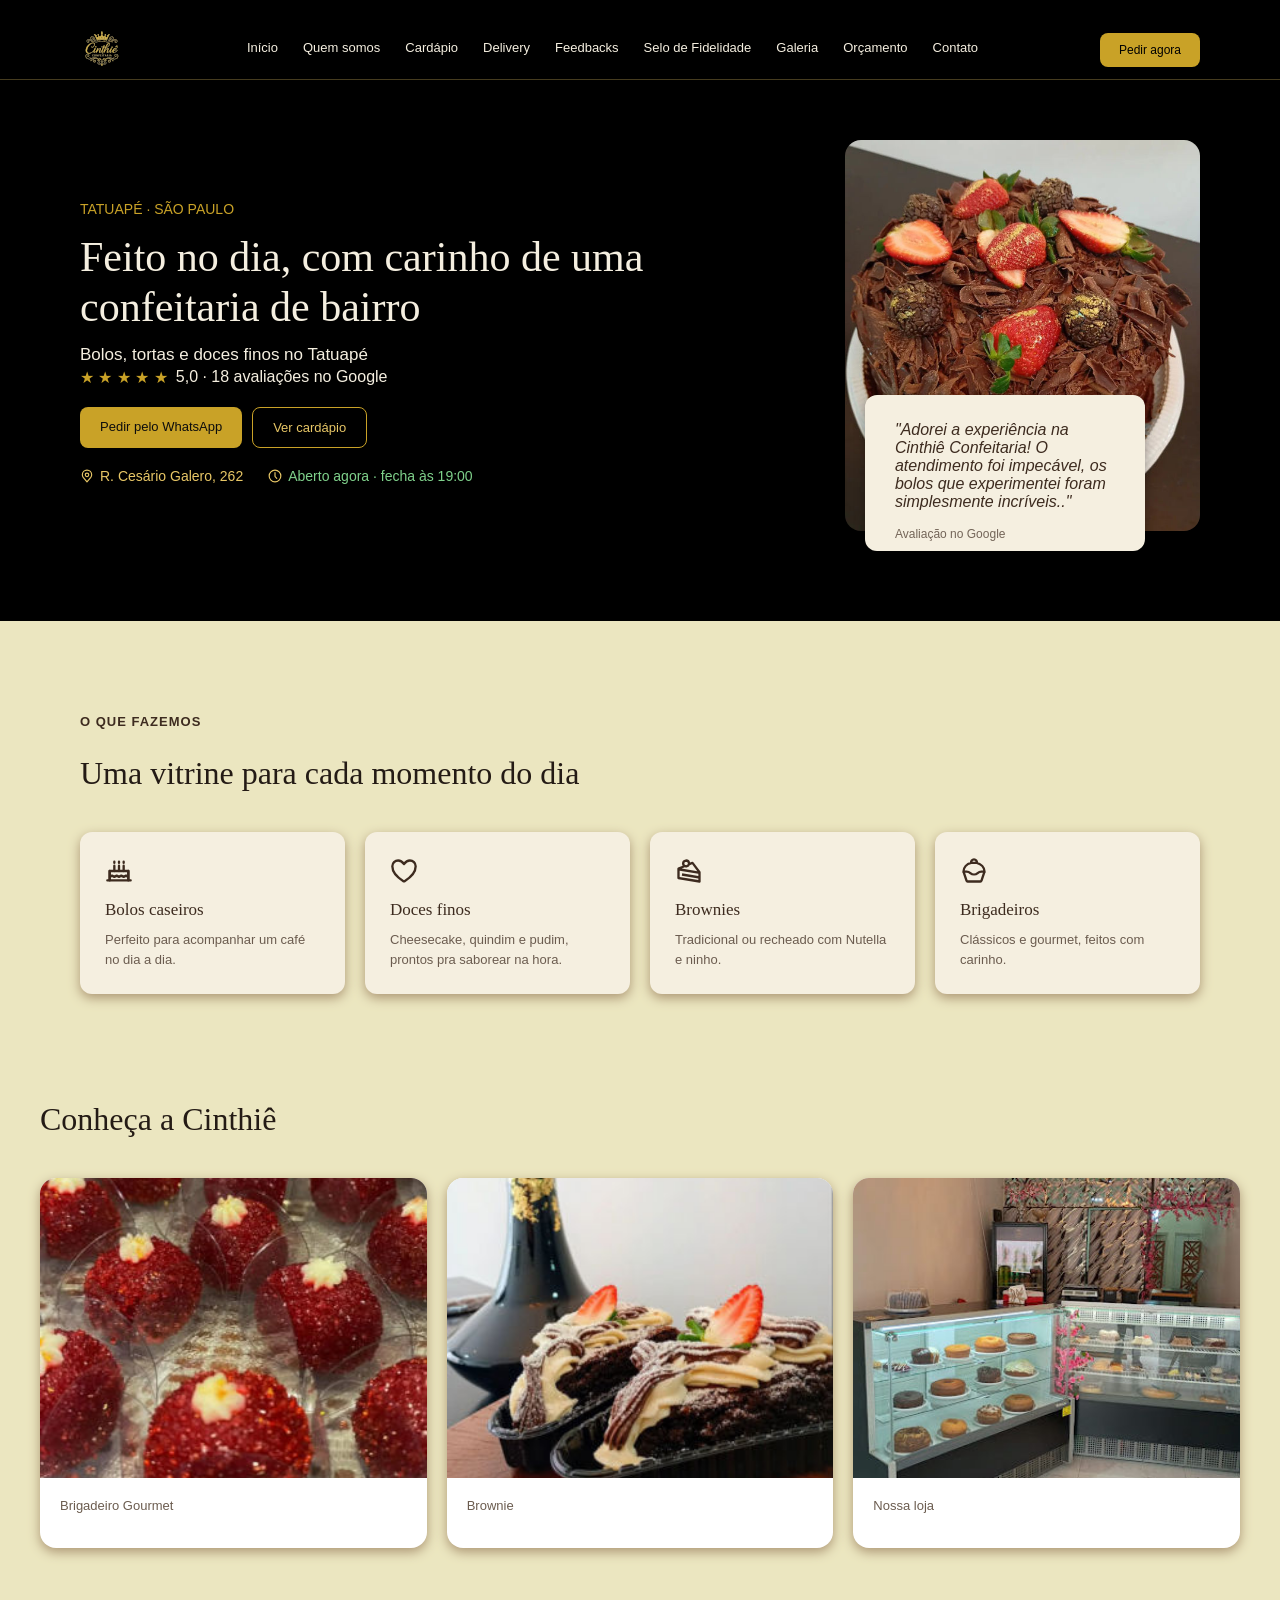
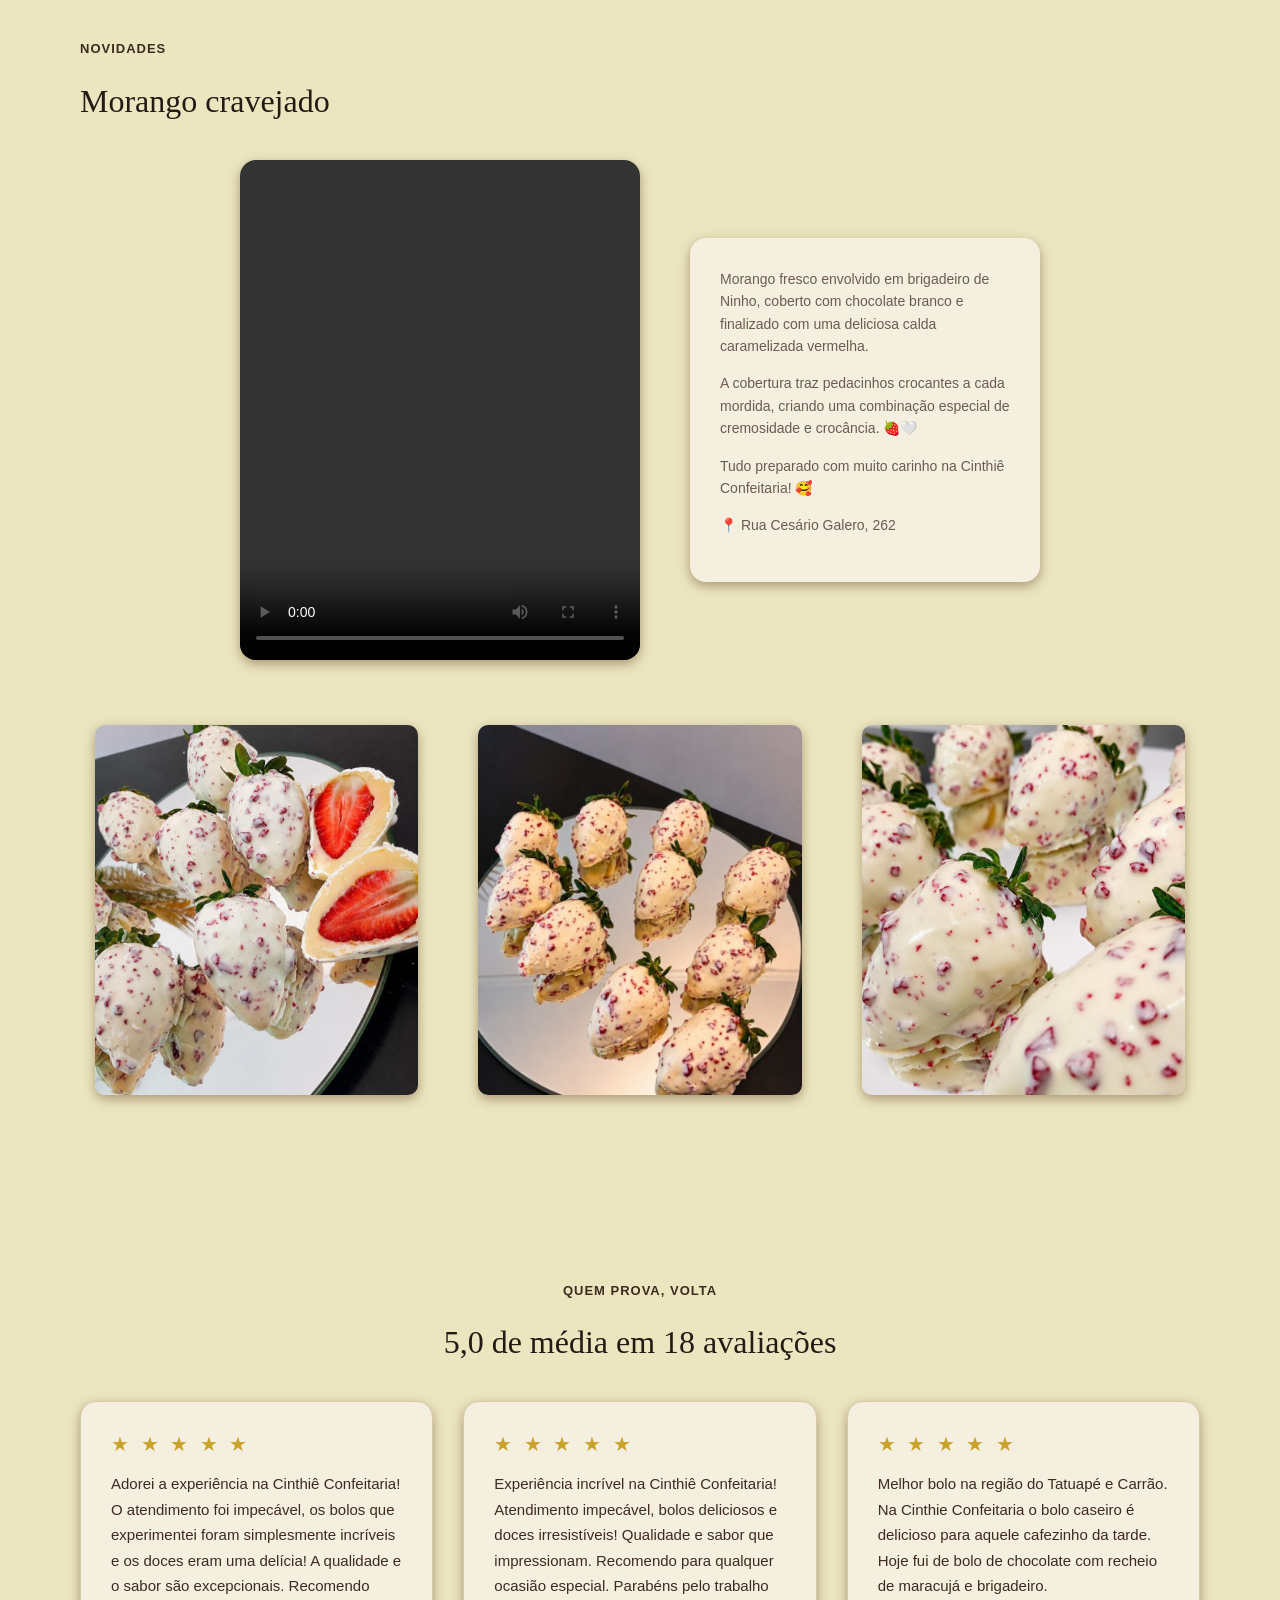
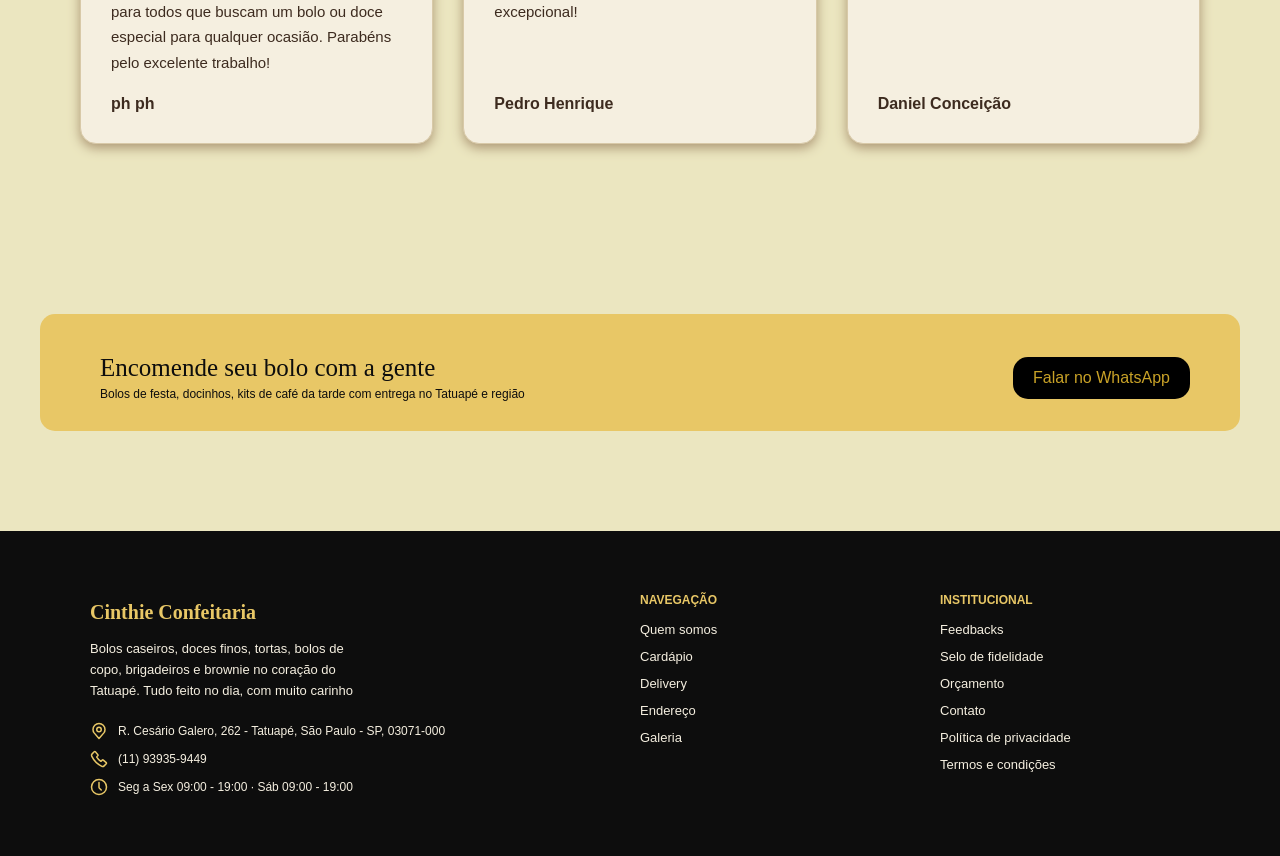
<file: index.html>
<!DOCTYPE html>
<html lang="pt-br">
<head>
  <meta charset="UTF-8">
  <meta name="viewport" content="width=device-width, initial-scale=1.0">
  <title>Cinthie Confeitaria</title>
  <link rel="stylesheet" href="css/style.css">
  <script src="js/script.js" defer></script>
</head>
<body>

  <header>
    <nav>
      <div class="logo">
        <img src="assets/imagens/Logo.png" alt="Logo Cinthie Confeitaria"> 
      </div>

      <div class="menu">
        <a class="inicio" href="index.html">Início</a>
        <a href="pages/quem-somos.html"> Quem somos</a>
        <a href="pages/cardapio.html">Cardápio</a>  
        <a href="pages/delivery.html">Delivery</a>
        <a href="pages/feedbacks.html">Feedbacks</a>
        <a href="pages/fidelidade.html">Selo de Fidelidade</a>
        <a href="pages/galeria.html">Galeria</a>
        <a href="pages/orcamento.html"> Orçamento</a>
        <a href="pages/contato.html">Contato</a>
      </div>

        <a class="botao-whatsapp" href="https://api.whatsapp.com/message/5Y5LJ5SL3XVCG1?autoload=1&app_absent=0" target="_blank" rel="noopener noreferrer">Pedir agora</a>
    </nav>
    <div class="linha-divisoria"></div>
    <div class="banner">
      <div class="coluna-texto">
        <div class="texto">
        <p class="localizacao">TATUAPÉ · SÃO PAULO</p>
        <h1>Feito no dia, com carinho de uma <br> confeitaria de bairro</h1>
        <p>Bolos, tortas e doces finos no Tatuapé</p>
        </div>

        <div class="avaliacao">
          <span class="estrela"> &#9733; &#9733; &#9733; &#9733; &#9733;</span>
          <span>5,0 · 18 avaliações no Google</span>
        </div>

        <div class="botoes-home">
          <a class= "botao-principal"
            href="https://api.whatsapp.com/message/5Y5LJ5SL3XVCG1?autoload=1&app_absent=0" target="_blank"
            rel="noopener noreferrer"> 
            Pedir pelo WhatsApp
          </a>
          <a class="botao-segundario" href="pages/cardapio.html">Ver cardápio</a>
        </div>

        <div class="info-loja">
          <span>
            <svg xmlns="http://www.w3.org/2000/svg" width="1em" height="1em" viewBox="0 0 24 24">
	          <path d="M0 0h24v24H0z" fill="none" />
	          <g fill="none" stroke="currentColor" stroke-linecap="round" stroke-linejoin="round" stroke-width="2">
	      	  <circle cx="12" cy="10" r="3" />
		        <path d="M12 2a8 8 0 0 0-8 8c0 1.892.402 3.13 1.5 4.5L12 22l6.5-7.5c1.098-1.37 1.5-2.608 1.5-4.5a8 8 0 0 0-8-8" />
	          </g>
            </svg>
            R. Cesário Galero, 262
          </span>

          <span>
            <svg xmlns="http://www.w3.org/2000/svg" width="1em" height="1em" viewBox="0 0 24 24">
	          <path d="M0 0h24v24H0z" fill="none" />
	          <g fill="none" stroke="currentColor" stroke-linecap="round" stroke-linejoin="round" stroke-width="2">
		        <circle cx="12" cy="12" r="10" />
		        <path d="m15 16l-2.414-2.414A2 2 0 0 1 12 12.172V6" />
	          </g>
            </svg>
        	 <span id="status-loja">Aberto hoje até as 19:00</span>
          </span>
        </div>
      </div>  

        <div class="coluna-imagem">
          <img src="assets/imagens/colunaimagem.jpg" alt="Bolo de chocolate com raspas, morangos e trufas douradas">
          <div class="citacao">
          <p>"Adorei a experiência na Cinthiê Confeitaria! O atendimento foi impecável, os bolos que experimentei foram simplesmente incríveis.."</p>
          <span>Avaliação no Google</span>
          </div>
        </div>
    </div>
  </header>

  <main>
   <section class="cardapio" id="cardapio">
        <p class="subtitulo">O QUE FAZEMOS </p>
        <h2 class="titulo">Uma vitrine para cada momento do dia</h2>

        <div class="grade">
          <article class="categorias">
            <svg class="icone" xmlns="http://www.w3.org/2000/svg" width="1em" height="1em" viewBox="0 0 48 48">
              <path d="M0 0h48v48H0z" fill="none" />
              <g fill="none">
                <path d="M8 40h32V24H8z" />
                <path stroke="currentColor" stroke-linecap="round" stroke-linejoin="round" stroke-width="4" d="M40 40H8m32 0H4h4m32 0h4m-4 0V24H8v16" />
                <path stroke="currentColor" stroke-linecap="round" stroke-linejoin="round" stroke-width="4" d="m40 34l-4-2l-4 2l-4-2l-4 2l-4-2l-4 2l-4-2l-4 2m24-10v-9m-8 9v-9m-8 9v-9m16-5V8m-8 2V8m-8 2V8M8 24v16m32-16v16" />
              </g>
            </svg>

            <h3>Bolos caseiros</h3>
            <p>Perfeito para acompanhar um café no dia a dia.</p>
          </article>
    
          <article class="categorias">
            <svg class="icone" xmlns="http://www.w3.org/2000/svg" width="1em" height="1em" viewBox="0 0 24 24">
              <path d="M0 0h24v24H0z" fill="none" />
              <path fill="none" stroke="currentColor" stroke-linecap="round" stroke-linejoin="round" stroke-width="2" d="M7 3C4.239 3 2 5.216 2 7.95c0 2.207.875 7.445 9.488 12.74a.99.99 0 0 0 1.024 0C21.126 15.395 22 10.157 22 7.95C22 5.216 19.761 3 17 3s-5 3-5 3s-2.239-3-5-3" />
            </svg>
            <h3> Doces finos</h3>
            <p>Cheesecake, quindim e pudim, prontos pra saborear na hora.</p>
          </article>

          <article class="categorias">
            <svg class="icone" xmlns="http://www.w3.org/2000/svg" width="1em" height="1em" viewBox="0 0 24 24">
              <path d="M0 0h24v24H0z" fill="none" />
              <path fill="currentColor" d="M15.8 4.4a.99.99 0 0 0-1.19-.32l-1.69.71a3.504 3.504 0 0 0-6.93.72c0 .7.21 1.36.59 1.93L2.61 9.09c-.37.16-.62.52-.62.92v8a1 1 0 0 0 .84.99l18 3c.05 0 .11.01.16.01c.23 0 .46-.08.65-.24c.22-.19.35-.47.35-.76v-8c0-.22-.07-.43-.2-.6l-6-8Zm-1.13 1.82l4.46 5.95L5.74 9.94l2.68-1.11c.07.02.13.03.2.05c.06.02.12.03.18.04c.23.05.46.08.7.08c.18 0 .35-.02.52-.04c.06 0 .11-.02.16-.03c.12-.02.23-.05.34-.08c.06-.02.12-.04.17-.06c.1-.04.21-.08.31-.13c.05-.03.11-.06.16-.08c.1-.05.2-.11.29-.18c.05-.03.09-.06.13-.1c.1-.07.19-.15.28-.24c.03-.03.07-.06.1-.1c.1-.1.19-.2.27-.31c.02-.03.04-.05.06-.08c.09-.13.18-.26.26-.41c0-.01.02-.03.03-.04c0-.02.02-.03.03-.05l2.04-.85ZM9.5 4c.83 0 1.5.67 1.5 1.5c0 .16-.03.34-.07.48c-.25.71-1.03 1.11-1.73.98c-.12-.02-.24-.06-.35-.11c-.51-.25-.84-.78-.84-1.35c0-.83.67-1.5 1.5-1.5ZM4 17.15v-5.47l16 2.67v1.97L6.16 14.01l-.33 1.97l14.16 2.36v1.47l-16-2.67Z" />
            </svg>
            <h3>Brownies</h3>
            <p>Tradicional ou recheado com Nutella e ninho.</p>
          </article>

          <article class="categorias">
            <svg class="icone" xmlns="http://www.w3.org/2000/svg" width="1em" height="1em" viewBox="0 0 48 48">
              <path d="M0 0h48v48H0z" fill="none" />
              <g fill="none" stroke="currentColor" stroke-width="4">
                <path d="m6 25l5.171 15.628A2 2 0 0 0 13.07 42h21.86a2 2 0 0 0 1.899-1.372L42 25" />
                <path stroke-linecap="round" stroke-linejoin="round" d="M11.407 25.123h-5.09a.31.31 0 0 1-.313-.318C6.164 17.783 11.634 11.885 19 10h10c7.077 2.036 12.823 7.958 12.996 14.806a.31.31 0 0 1-.312.317h-5.091a9.56 9.56 0 0 0-6.297 2.366a9.56 9.56 0 0 1-12.592 0a9.56 9.56 0 0 0-6.297-2.366M19.1 10a5 5 0 1 1 9.8 0" />
              </g>
            </svg>
            <h3>Brigadeiros</h3>
            <p>Clássicos e gourmet, feitos com carinho.</p>
        </article>
        </div>
   </section>
 
    <section class="imagens">
       <h2>Conheça a Cinthiê</h2>
      <div class="galeria">
          <div class="item-galeria">
            <img src="assets/imagens/brigadeiro.jpg" alt="Brigadeiro">

            <p>Brigadeiro Gourmet</p>
          </div>

          <div class="item-galeria">
            <img src="assets/imagens/brownie.jpg" alt="Brownie">
            <p>Brownie</p>
          </div>

          <div class="item-galeria">
            <img src="assets/imagens/lugar.jpg" alt="Interior da confeitaria">
            <p>Nossa loja</p>
          </div>
      </div>
    </section>
      <section class="novidade">
    <p>NOVIDADES</p>
      <h2>Morango cravejado</h2>
        <div class="novidade-conteudo">
          <video controls src="assets/video/morangocravejado.mp4">
            Seu navegador não suporta o elemento de vídeo
          </video>
        
          <div class="novidade-texto">
            <p>
                Morango fresco envolvido em brigadeiro de Ninho, coberto com chocolate branco
                e finalizado com uma deliciosa calda caramelizada vermelha.
            </p>

            <p>
                A cobertura traz pedacinhos crocantes a cada mordida, criando uma combinação
                especial de cremosidade e crocância. 🍓🤍
            </p>

            <p>
                Tudo preparado com muito carinho na Cinthiê Confeitaria! 🥰
            </p>

            <p>
                📍 Rua Cesário Galero, 262
            </p>  
          </div>
        </div>
        <div class="novidade-imagem">
          <div class="card-imagem">
            <img src="assets/imagens/morango.jpg" alt="Morango cravejado">
          </div>
          <div class="card-imagem">
            <img src="assets/imagens/morangocravejado.jpg" alt="Morango cravejado">
          </div>
          <div class="card-imagem">
            <img src="assets/imagens/moragocravejado2.jpg" alt="Morango cravejado">
        </div>
        </div> 
    </section>

    <section class = "comentarios-google">
    <p class="subtitulo">QUEM PROVA, VOLTA </p>
        <h2 class="titulo">5,0 de média em 18 avaliações</h2>
          <div class="grade-google">
            <article class="comentarios">
              <span class="estrela"> &#9733; &#9733; &#9733; &#9733; &#9733;</span>
              <p> 
                Adorei a experiência na Cinthiê Confeitaria! O atendimento foi impecável, 
                os bolos que experimentei foram simplesmente incríveis e os doces eram uma delícia! 
                A qualidade e o sabor são excepcionais. Recomendo para todos que buscam um bolo ou doce 
                especial para qualquer ocasião. Parabéns pelo excelente trabalho!
              </p>
              <h3>ph ph</h3>
            </article>
            <article class="comentarios">
              <span class="estrela"> &#9733; &#9733; &#9733; &#9733; &#9733;</span>
              <p> 
                Experiência incrível na Cinthiê Confeitaria! Atendimento impecável, 
                bolos deliciosos e doces irresistíveis! Qualidade e sabor que impressionam. 
                Recomendo para qualquer ocasião especial. 
                Parabéns pelo trabalho excepcional!
              </p>
              <h3>Pedro Henrique</h3>
            </article>

            <article class="comentarios">
              <span class="estrela"> &#9733; &#9733; &#9733; &#9733; &#9733;</span>
              <p> 
                Melhor bolo na região do Tatuapé e Carrão.
                Na Cinthie Confeitaria o bolo caseiro é delicioso para aquele cafezinho da tarde.
                Hoje fui de bolo de chocolate com recheio de maracujá e brigadeiro.
              </p>
              <h3>Daniel Conceição</h3>
            </article>
          </div>
    </section>

  <section class="encomenda">
        <div class="encomenda-texto">
          <p>Encomende seu bolo com a gente</p>
          <h4>Bolos de festa, docinhos, kits de café da tarde com entrega no Tatuapé e região</h4> 
        </div> 
        <a href="https://api.whatsapp.com/message/5Y5LJ5SL3XVCG1?autoload=1&app_absent=0" class="botaoWhatsapp" target="_blank" rel="noopener noreferrer">Falar no WhatsApp</a>
    </section>
</main>
<footer>
    <div class="informações">

        <div class="marca">
            <h3>Cinthie Confeitaria</h3>

            <p>
                Bolos caseiros, doces finos, tortas, bolos de copo, brigadeiros e brownie no coração do Tatuapé.
                Tudo feito no dia, com muito carinho
            </p>

            <div class="informacao">
                <svg xmlns="http://www.w3.org/2000/svg" width="1em" height="1em" viewBox="0 0 24 24">
                    <path d="M0 0h24v24H0z" fill="none"/>
                    <g fill="none" stroke="currentColor" stroke-linecap="round" stroke-linejoin="round" stroke-width="2">
                        <circle cx="12" cy="10" r="3"/>
                        <path d="M12 2a8 8 0 0 0-8 8c0 1.892.402 3.13 1.5 4.5L12 22l6.5-7.5c1.098-1.37 1.5-2.608 1.5-4.5a8 8 0 0 0-8-8"/>
                    </g>
                </svg>
                <p>R. Cesário Galero, 262 - Tatuapé, São Paulo - SP, 03071-000</p>
            </div>

            <div class="informacao">
                <svg xmlns="http://www.w3.org/2000/svg" width="1em" height="1em" viewBox="0 0 24 24">
                    <path d="M0 0h24v24H0z" fill="none"/>
                    <path fill="none" stroke="currentColor" stroke-linecap="round" stroke-linejoin="round" stroke-width="2"
                        d="M10.554 6.24L7.171 2.335c-.39-.45-1.105-.448-1.558.006L2.831 5.128c-.828.829-1.065 2.06-.586 3.047a29.2 29.2 0 0 0 13.561 13.58c.986.479 2.216.242 3.044-.587l2.808-2.813c.455-.455.456-1.174.002-1.564l-3.92-3.365c-.41-.352-1.047-.306-1.458.106l-1.364 1.366a.46.46 0 0 1-.553.088a14.56 14.56 0 0 1-5.36-5.367a.46.46 0 0 1 .088-.554l1.36-1.361c.412-.414.457-1.054.101-1.465"/>
                </svg>
                <p>(11) 93935-9449</p>
            </div>

            <div class="informacao">
                <svg xmlns="http://www.w3.org/2000/svg" width="1em" height="1em" viewBox="0 0 24 24">
                    <path d="M0 0h24v24H0z" fill="none"/>
                    <g fill="none" stroke="currentColor" stroke-linecap="round" stroke-linejoin="round" stroke-width="2">
                        <circle cx="12" cy="12" r="10"/>
                        <path d="m15 16l-2.414-2.414A2 2 0 0 1 12 12.172V6"/>
                    </g>
                </svg>
                <p>Seg a Sex 09:00 - 19:00 · Sáb 09:00 - 19:00</p>
            </div>

        </div>

        <div class="navegação">
            <h3>NAVEGAÇÃO</h3>

            <a href="pages/quem-somos.html">Quem somos</a>
            <a href="pages/cardapio.html">Cardápio</a>
            <a href="pages/delivery.html">Delivery</a>
            <a href="pages/endereco.html">Endereço</a>
            <a href="pages/galeria.html">Galeria</a>
        </div>

        <div class="institucional">
            <h3>INSTITUCIONAL</h3>

            <a href="pages/feedbacks.html">Feedbacks</a>
            <a href="pages/fidelidade.html">Selo de fidelidade</a>
            <a href="pages/orcamento.html">Orçamento</a>
            <a href="pages/contato.html">Contato</a>
            <a href="pages/politica.html">Política de privacidade</a>
            <a href="pages/termos.html">Termos e condições</a>
        </div>

    </div>
</footer>
</body>
</html>
</file>
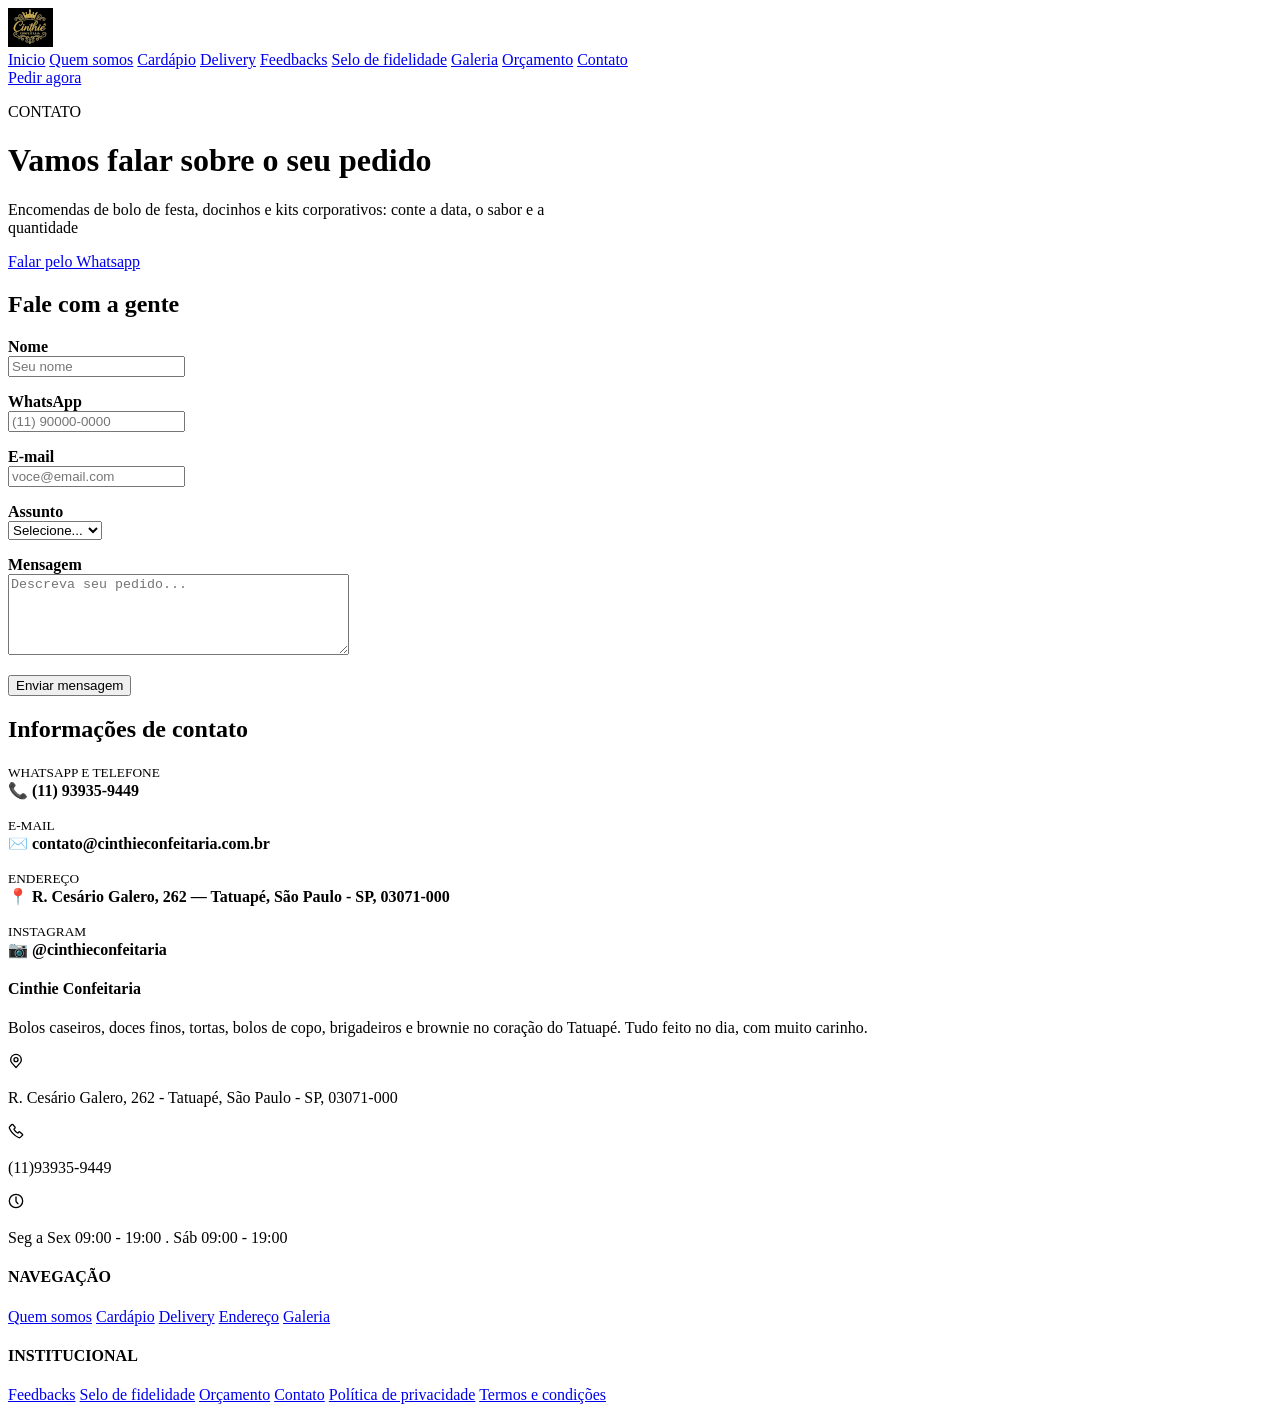
<file: contato.html>
<!DOCTYPE html>
<html lang="pt-BR">
<head>
    <meta charset="UTF-8">
    <meta name="viewport" content="width=device-width, initial-scale=1.0">
    <title>Contato - Cinthiê Confeitaria</title>
</head>
<body>
    <header>
        <nav>
         <div class="logo">
           <img src="assets/imagens/Logo.png" alt="Logo Cinthie Confeitaria">
         </div>
    
         <div class="menu">
           <a href="index.html">Inicio</a>
           <a href="pages/quem-somos.html"> Quem somos</a>
           <a href="pages/cardapio.html">Cardápio</a>
           <a href="pages/delivery.html">Delivery</a>
           <a href="pages/feedbacks.html">Feedbacks</a>
           <a href="pages/fidelidade.html">Selo de fidelidade</a>
           <a href="pages/galeria.html">Galeria</a>
           <a href="orcamento.html">Orçamento</a>
           <a href="contato.html">Contato</a>
         </div>
    
           <a class="botao-whatsapp" href="https://api.whatsapp.com/message/5Y5LJ5SL3XVCG1?autoload=1&app_absent=0" target="_blank"
           rel="noopener noreferrer" >Pedir agora</a>
       </nav>
       <div class="linha-divisoria"></div>
       <div class="banner">
         <div class="coluna-texto">
           <div class="texto">
           <p class="informacao">CONTATO</p>
           <h1>Vamos falar sobre o seu pedido</h1>
           <p>Encomendas de bolo de festa, docinhos e kits corporativos: conte a data, o sabor e a  <br> quantidade</p>
           </div>
           <div class="botoes-home">
             <a class="botao-principal"
               href="https://api.whatsapp.com/message/5Y5LJ5SL3XVCG1?autoload=1&app_absent=0" target="_blank"
               rel="noopener noreferrer">
               Falar pelo Whatsapp
             </a>
           </div>
         </div>
       </div>
       </header>

       <main>
        <article class="formulario-contato">
    <h2>Fale com a gente</h2>
    
    <form action="" method="POST">
        
        <p>
            <label for="nome">
                <strong>Nome</strong>
            </label>
            <br>

            <input
                type="text"
                id="nome"
                name="nome"
                placeholder="Seu nome"
                required>
        </p>

        <p>
            <label for="whatsapp">
                <strong>WhatsApp</strong>
            </label>
            <br>

            <input
                type="tel"
                id="whatsapp"
                name="whatsapp"
                placeholder="(11) 90000-0000"
                pattern="[0-9() -]+"
                required>
        </p>

        <p>
            <label for="email">
                <strong>E-mail</strong>
            </label>
            <br>

            <input
                type="email"
                id="email"
                name="email"
                placeholder="voce@email.com"
                required>
        </p>

        <p>
            <label for="assunto">
                <strong>Assunto</strong>
            </label>
            <br>

            <select
                id="assunto"
                name="assunto"
                required>

                <option value="" disabled selected>
                    Selecione...
                </option>

                <option value="encomenda">
                    Encomenda
                </option>

                <option value="duvida">
                    Dúvida
                </option>

                <option value="outros">
                    Outros
                </option>

            </select>
        </p>

        <p>
            <label for="mensagem">
                <strong>Mensagem</strong>
            </label>
            <br>

            <textarea
                id="mensagem"
                name="mensagem"
                rows="5"
                cols="40"
                placeholder="Descreva seu pedido..."
                required></textarea>
        </p>

        <p>
            <button type="submit">
                Enviar mensagem
            </button>
        </p>

    </form>

</article>


<article class="informacoes-contato">

    <h2>Informações de contato</h2>

    <p>
        <small>WHATSAPP E TELEFONE</small>
        <br>
        <strong>📞 (11) 93935-9449</strong>
    </p>

    <p>
        <small>E-MAIL</small>
        <br>
        <strong>✉️ contato@cinthieconfeitaria.com.br</strong>
    </p>

    <p>
        <small>ENDEREÇO</small>
        <br>
        <strong>
            📍 R. Cesário Galero, 262 — Tatuapé,
            São Paulo - SP, 03071-000
        </strong>
    </p>

    <p>
        <small>INSTAGRAM</small>
        <br>
        <strong>📷 @cinthieconfeitaria</strong>
    </p>
</article>
</main>

    <footer>
        <div class="informações">
            <div class="marca">
                <h4>Cinthie Confeitaria</h4>
                <p>Bolos caseiros, doces finos, tortas, bolos de copo, brigadeiros e brownie no coração do Tatuapé. Tudo feito no dia, com muito carinho.
                </p>
                <span >
                    <svg xmlns="http://www.w3.org/2000/svg" width="1em" height="1em" viewBox="0 0 24 24">
                        <path d="M0 0h24v24H0z" fill="none" />
                        <g fill="none" stroke="currentColor" stroke-linecap="round" stroke-linejoin="round" stroke-width="2">
                        <circle cx="12" cy="10" r="3" />
                        <path d="M12 2a8 8 0 0 0-8 8c0 1.892.402 3.13 1.5 4.5L12 22l6.5-7.5c1.098-1.37 1.5-2.608 1.5-4.5a8 8 0 0 0-8-8" />
                        </g>
                    </svg>
                    <p>R. Cesário Galero, 262 - Tatuapé, São Paulo - SP, 03071-000</p>
                    </span>
 
                <span >
                    <svg xmlns="http://www.w3.org/2000/svg" width="1em" height="1em" viewBox="0 0 24 24">
                        <path d="M0 0h24v24H0z" fill="none" />
                        <path fill="none" stroke="currentColor" stroke-linecap="round" stroke-linejoin="round" stroke-width="2" d="M10.554 6.24L7.171 2.335c-.39-.45-1.105-.448-1.558.006L2.831 5.128c-.828.829-1.065 2.06-.586 3.047a29.2 29.2 0 0 0 13.561 13.58c.986.479 2.216.242 3.044-.587l2.808-2.813c.455-.455.456-1.174.002-1.564l-3.92-3.365c-.41-.352-1.047-.306-1.458.106l-1.364 1.366a.46.46 0 0 1-.553.088a14.56 14.56 0 0 1-5.36-5.367a.46.46 0 0 1 .088-.554l1.36-1.361c.412-.414.457-1.054.101-1.465" />
                    </svg>
                    <p>(11)93935-9449  </p>
                </span>
 
                <span>
                    <svg xmlns="http://www.w3.org/2000/svg" width="1em" height="1em" viewBox="0 0 24 24">
                        <path d="M0 0h24v24H0z" fill="none" />
                        <g fill="none" stroke="currentColor" stroke-linecap="round" stroke-linejoin="round" stroke-width="2">
                        <circle cx="12" cy="12" r="10" />
                        <path d="m15 16l-2.414-2.414A2 2 0 0 1 12 12.172V6" />
                        </g>
                    </svg>
                    <p>Seg a Sex 09:00 - 19:00 . Sáb 09:00 - 19:00</p>
                </span>
            </div>
 
            <div class="navegação">
                <h4>NAVEGAÇÃO</h4>
                <a href="pages/quem-somos.html">Quem somos</a>
                <a href="pages/cardapio.html">Cardápio</a>
                <a href="pages/delivery.html">Delivery</a>
                <a href="pages/endereco.html">Endereço</a>
                <a href="pages/galeria.html">Galeria</a>
            </div>
 
            <div class="institucional">
                <h4>INSTITUCIONAL</h4>
                <a href="pages/feedbacks.html">Feedbacks</a>
                <a href="pages/fidelidade.html">Selo de fidelidade</a>
                <a href="orcamento.html">Orçamento</a>
                <a href="contato.html">Contato</a>
                <a href="pages/politica.html">Política de privacidade</a>
                <a href="pages/termos.html">Termos e condições</a>
            </div>
        </div>
    </footer>

</body>

</html>
</file>
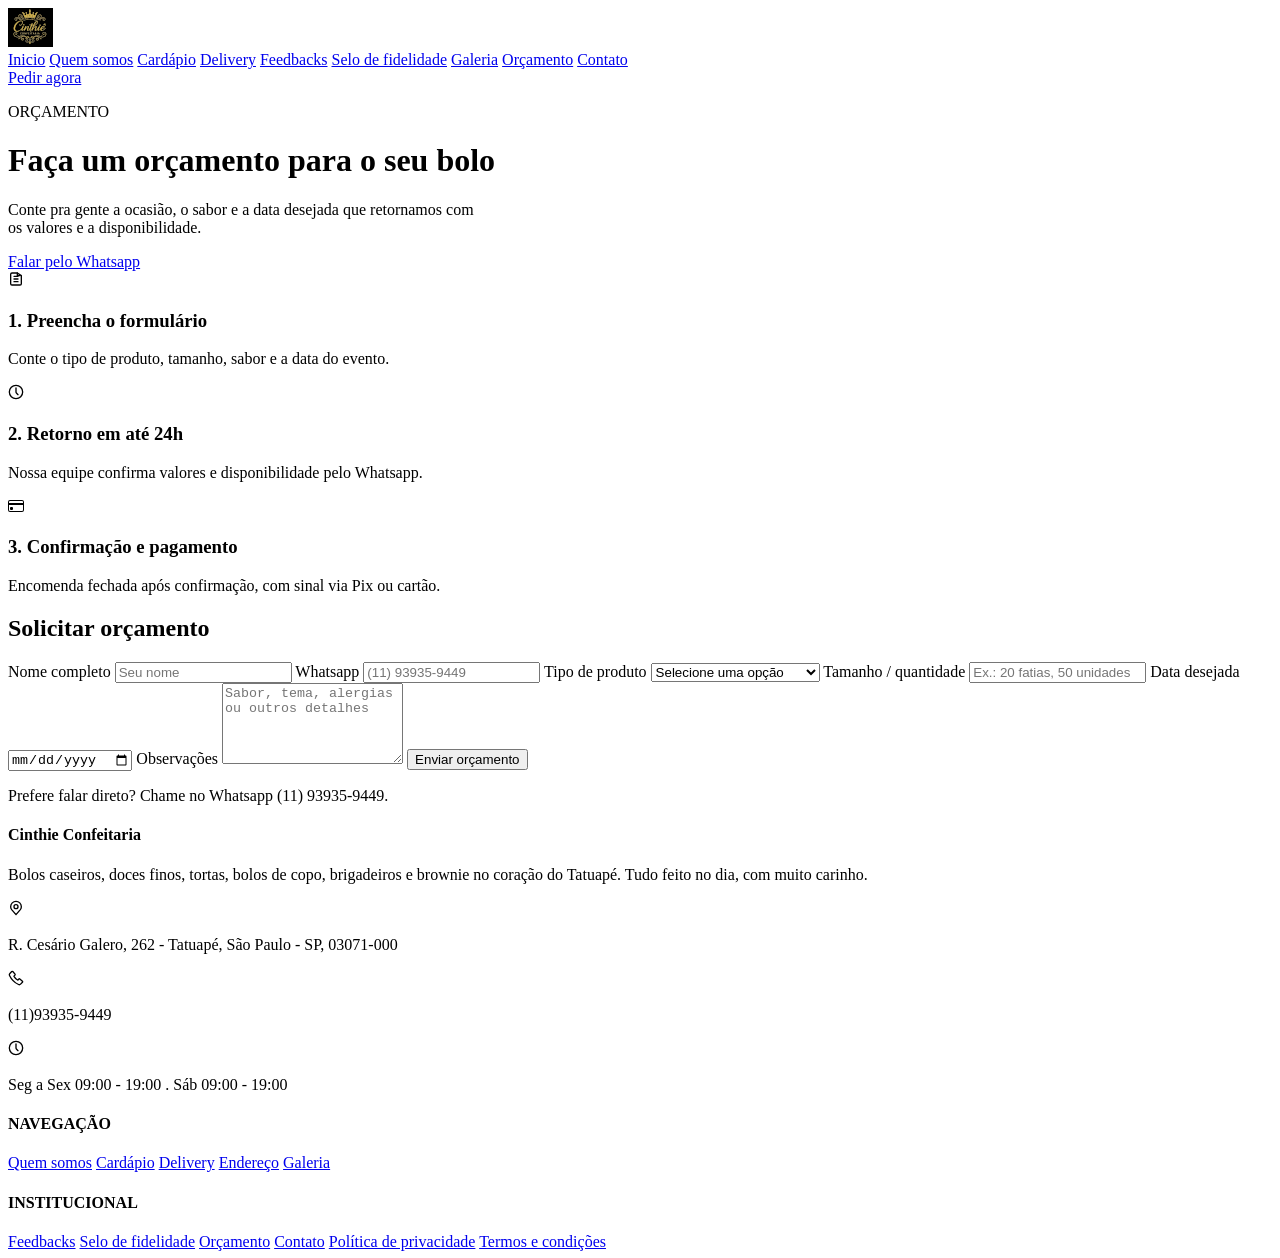
<file: orcamento.html>
<!DOCTYPE html>
<html lang="pt-br">
<head>
    <meta charset="UTF-8">
    <meta name="viewport" content="width=device-width, initial-scale=1.0">
    <title>Orçamento</title>
 
</head>
<body>
    <header>
     <nav>
      <div class="logo">
        <img src="assets/imagens/Logo.png" alt="Logo Cinthie Confeitaria">
      </div>
 
      <div class="menu">
        <a href="index.html">Inicio</a>
        <a href="pages/quem-somos.html"> Quem somos</a>
        <a href="pages/cardapio.html">Cardápio</a>
        <a href="pages/delivery.html">Delivery</a>
        <a href="pages/feedbacks.html">Feedbacks</a>
        <a href="pages/fidelidade.html">Selo de fidelidade</a>
        <a href="pages/galeria.html">Galeria</a>
        <a  href="orcamento.html">Orçamento</a>
        <a href="contato.html">Contato</a>
      </div>
 
        <a class="botao-whatsapp" href="https://api.whatsapp.com/message/5Y5LJ5SL3XVCG1?autoload=1&app_absent=0" target="_blank"
        rel="noopener noreferrer" >Pedir agora</a>
    </nav>
    <div class="linha-divisoria"></div>
    <div class="banner">
      <div class="coluna-texto">
        <div class="texto">
        <p class="informacao">ORÇAMENTO</p>
        <h1>Faça um orçamento para o seu bolo</h1>
        <p>Conte pra gente a ocasião, o sabor e a data desejada que retornamos com <br> os valores e a disponibilidade.</p>
        </div>
        <div class="botoes-home">
          <a class="botao-principal"
            href="https://api.whatsapp.com/message/5Y5LJ5SL3XVCG1?autoload=1&app_absent=0" target="_blank"
            rel="noopener noreferrer">
            Falar pelo Whatsapp
          </a>
        </div>
      </div>
    </div>
    </header>
 
    <main>
        <section class="delivery" id="como-funciona">
          <div class="grade">
            <article class="info">
              <svg class="icone" xmlns="http://www.w3.org/2000/svg" width="1em" height="1em" viewBox="0 0 24 24">
                <path d="M0 0h24v24H0z" fill="none" />
                <g fill="none" stroke="currentColor" stroke-linecap="round" stroke-linejoin="round" stroke-width="2">
                  <path d="M9 12h6M9 16h6M9 8h6" />
                  <path d="M14 3H6a2 2 0 0 0-2 2v14a2 2 0 0 0 2 2h12a2 2 0 0 0 2-2V7z" />
                  <path d="M14 3v4h4" />
                </g>
              </svg>
              <h3>1. Preencha o formulário</h3>
              <p>Conte o tipo de produto, tamanho, sabor e a data do evento.</p>
            </article>
 
            <article class="info">
              <svg class="icone" xmlns="http://www.w3.org/2000/svg" width="1em" height="1em" viewBox="0 0 24 24">
                <path d="M0 0h24v24H0z" fill="none" />
                <g fill="none" stroke="currentColor" stroke-linecap="round" stroke-linejoin="round" stroke-width="2">
                  <circle cx="12" cy="12" r="10" />
                  <path d="m15 16l-2.414-2.414A2 2 0 0 1 12 12.172V6" />
                </g>
              </svg>
              <h3>2. Retorno em até 24h</h3>
              <p>Nossa equipe confirma valores e disponibilidade pelo Whatsapp.</p>
            </article>
 
            <article class="info">
              <svg class="icone" xmlns="http://www.w3.org/2000/svg" width="1em" height="1em" viewBox="0 0 16 16">
                <path d="M0 0h16v16H0z" fill="none" />
                <g fill="currentColor">
                  <path d="M0 4a2 2 0 0 1 2-2h12a2 2 0 0 1 2 2v8a2 2 0 0 1-2 2H2a2 2 0 0 1-2-2zm2-1a1 1 0 0 0-1 1v1h14V4a1 1 0 0 0-1-1zm13 4H1v5a1 1 0 0 0 1 1h12a1 1 0 0 0 1-1z" />
                  <path d="M2 10a1 1 0 0 1 1-1h1a1 1 0 0 1 1 1v1a1 1 0 0 1-1 1H3a1 1 0 0 1-1-1z" />
                </g>
              </svg>
              <h3>3. Confirmação e pagamento</h3>
              <p>Encomenda fechada após confirmação, com sinal via Pix ou cartão.</p>
            </article>
          </div>
        </section>
 
        <section class="fidelidade" id="formulario">
          <article class="cartao-fidelidade">
            <div class="topo">
                <h2>Solicitar orçamento</h2>
            </div>
 
            <form class="formulario-orcamento" action="mailto:contato@cinthieconfeitaria.com.br" method="post" enctype="text/plain">
 
                <label for="nome">Nome completo</label>
                <input type="text" id="nome" name="Nome" placeholder="Seu nome" required>
 
                <label for="whatsapp">Whatsapp</label>
                <input type="tel" id="whatsapp" name="Whatsapp" placeholder="(11) 93935-9449" required>
 
                <label for="produto">Tipo de produto</label>
                <select id="produto" name="Produto" required>
                    <option value="">Selecione uma opção</option>
                    <option value="Bolo caseiro">Bolo caseiro</option>
                    <option value="Bolo confeitado / festa">Bolo confeitado / festa</option>
                    <option value="Doces finos / brigadeiros">Doces finos / brigadeiros</option>
                    <option value="Bolo de pote">Bolo de pote</option>
                    <option value="Mesa de doces">Mesa de doces</option>
                    <option value="Outro">Outro</option>
                </select>
 
                <label for="tamanho">Tamanho / quantidade</label>
                <input type="text" id="tamanho" name="Tamanho" placeholder="Ex.: 20 fatias, 50 unidades">
 
                <label for="data">Data desejada</label>
                <input type="date" id="data" name="Data" required>
 
                <label for="mensagem">Observações</label>
                <textarea id="mensagem" name="Observacoes" rows="5" placeholder="Sabor, tema, alergias ou outros detalhes"></textarea>
 
                <button type="submit" class="botao-principal">Enviar orçamento</button>
 
            </form>
 
            <p class="legenda">Prefere falar direto? Chame no Whatsapp (11) 93935-9449.</p>
          </article>
        </section>
    </main>
 
    <footer>
        <div class="informações">
            <div class="marca">
                <h4>Cinthie Confeitaria</h4>
                <p>Bolos caseiros, doces finos, tortas, bolos de copo, brigadeiros e brownie no coração do Tatuapé. Tudo feito no dia, com muito carinho.
                </p>
                <span >
                    <svg xmlns="http://www.w3.org/2000/svg" width="1em" height="1em" viewBox="0 0 24 24">
                        <path d="M0 0h24v24H0z" fill="none" />
                        <g fill="none" stroke="currentColor" stroke-linecap="round" stroke-linejoin="round" stroke-width="2">
                        <circle cx="12" cy="10" r="3" />
                        <path d="M12 2a8 8 0 0 0-8 8c0 1.892.402 3.13 1.5 4.5L12 22l6.5-7.5c1.098-1.37 1.5-2.608 1.5-4.5a8 8 0 0 0-8-8" />
                        </g>
                    </svg>
                    <p>R. Cesário Galero, 262 - Tatuapé, São Paulo - SP, 03071-000</p>
                    </span>
 
                <span >
                    <svg xmlns="http://www.w3.org/2000/svg" width="1em" height="1em" viewBox="0 0 24 24">
                        <path d="M0 0h24v24H0z" fill="none" />
                        <path fill="none" stroke="currentColor" stroke-linecap="round" stroke-linejoin="round" stroke-width="2" d="M10.554 6.24L7.171 2.335c-.39-.45-1.105-.448-1.558.006L2.831 5.128c-.828.829-1.065 2.06-.586 3.047a29.2 29.2 0 0 0 13.561 13.58c.986.479 2.216.242 3.044-.587l2.808-2.813c.455-.455.456-1.174.002-1.564l-3.92-3.365c-.41-.352-1.047-.306-1.458.106l-1.364 1.366a.46.46 0 0 1-.553.088a14.56 14.56 0 0 1-5.36-5.367a.46.46 0 0 1 .088-.554l1.36-1.361c.412-.414.457-1.054.101-1.465" />
                    </svg>
                    <p>(11)93935-9449  </p>
                </span>
 
                <span>
                    <svg xmlns="http://www.w3.org/2000/svg" width="1em" height="1em" viewBox="0 0 24 24">
                        <path d="M0 0h24v24H0z" fill="none" />
                        <g fill="none" stroke="currentColor" stroke-linecap="round" stroke-linejoin="round" stroke-width="2">
                        <circle cx="12" cy="12" r="10" />
                        <path d="m15 16l-2.414-2.414A2 2 0 0 1 12 12.172V6" />
                        </g>
                    </svg>
                    <p>Seg a Sex 09:00 - 19:00 . Sáb 09:00 - 19:00</p>
                </span>
            </div>
 
            <div class="navegação">
                <h4>NAVEGAÇÃO</h4>
                <a href="pages/quem-somos.html">Quem somos</a>
                <a href="pages/cardapio.html">Cardápio</a>
                <a href="pages/delivery.html">Delivery</a>
                <a href="pages/endereco.html">Endereço</a>
                <a href="pages/galeria.html">Galeria</a>
            </div>
 
            <div class="institucional">
                <h4>INSTITUCIONAL</h4>
                <a href="pages/feedbacks.html">Feedbacks</a>
                <a href="pages/fidelidade.html">Selo de fidelidade</a>
                <a href="orcamento.html">Orçamento</a>
                <a href="contato.html">Contato</a>
                <a href="pages/politica.html">Política de privacidade</a>
                <a href="pages/termos.html">Termos e condições</a>
            </div>
        </div>
    </footer>
  </body>
  </html>
</file>
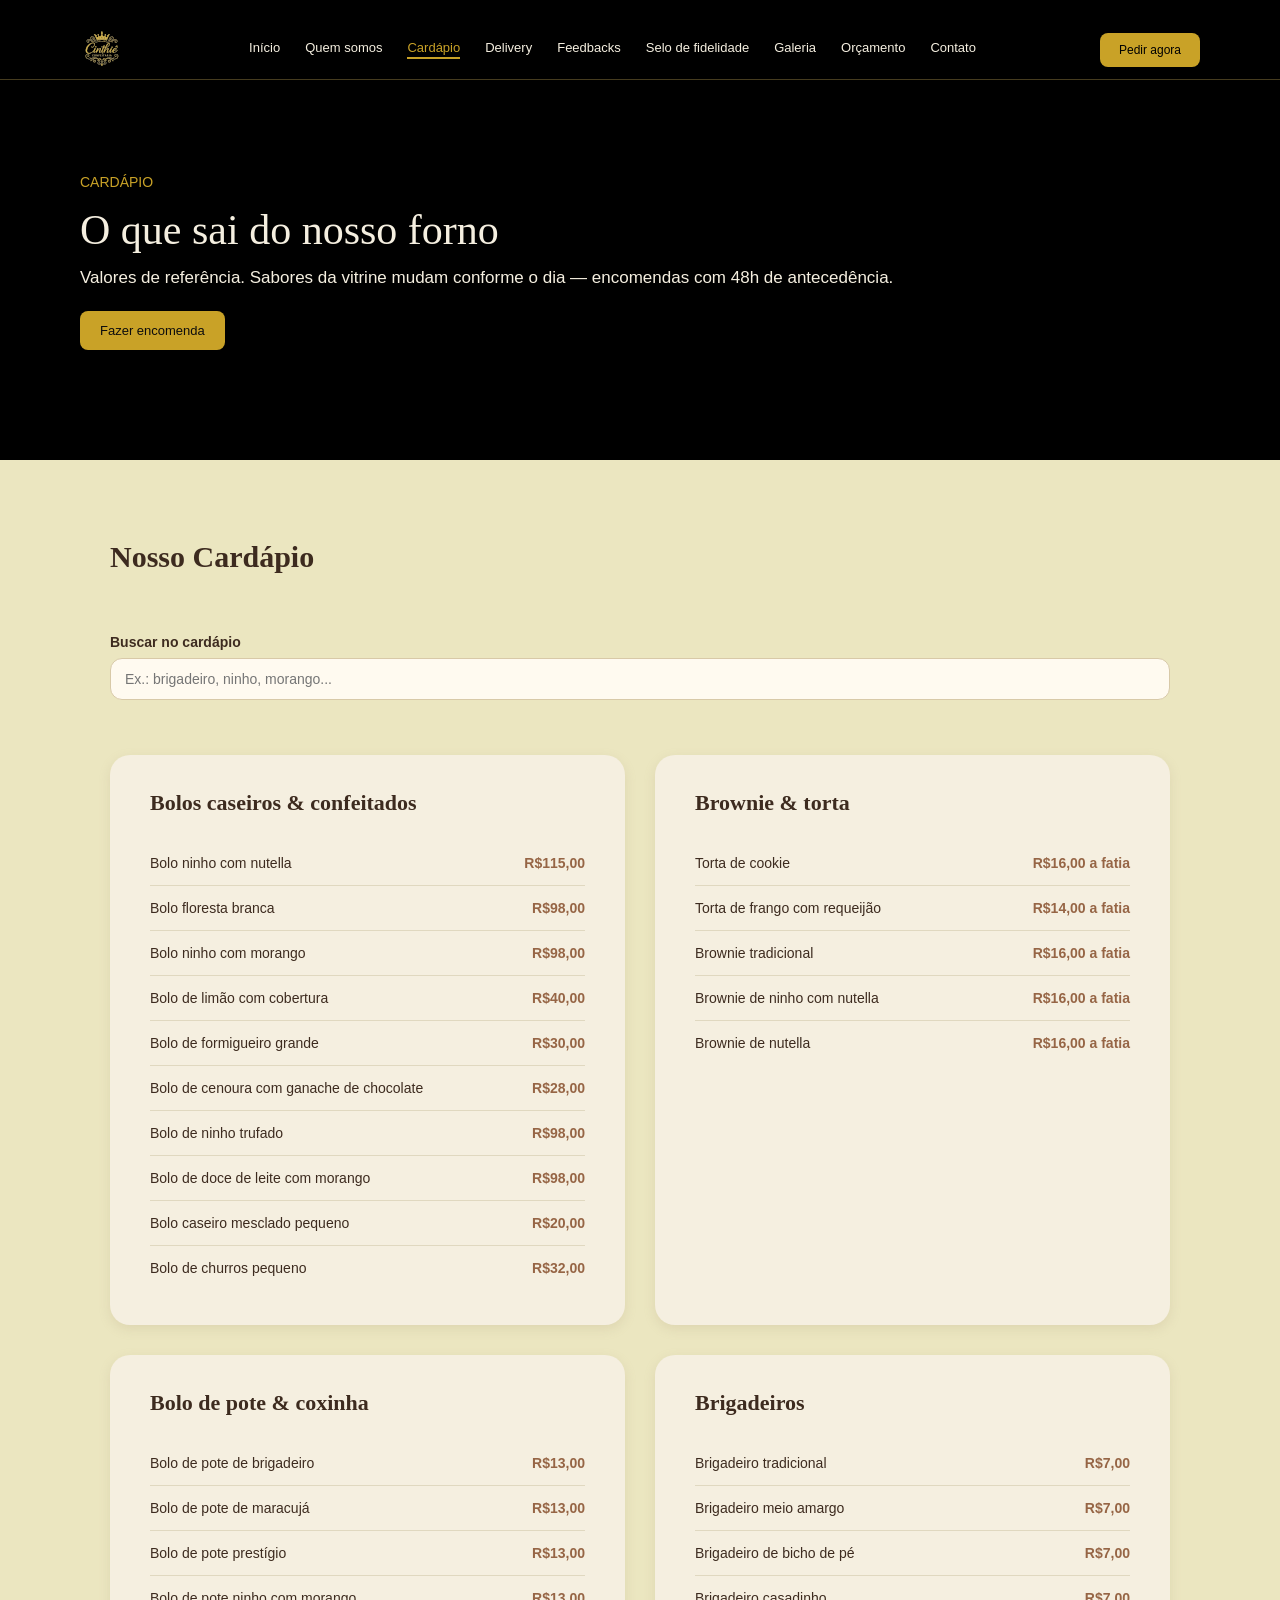
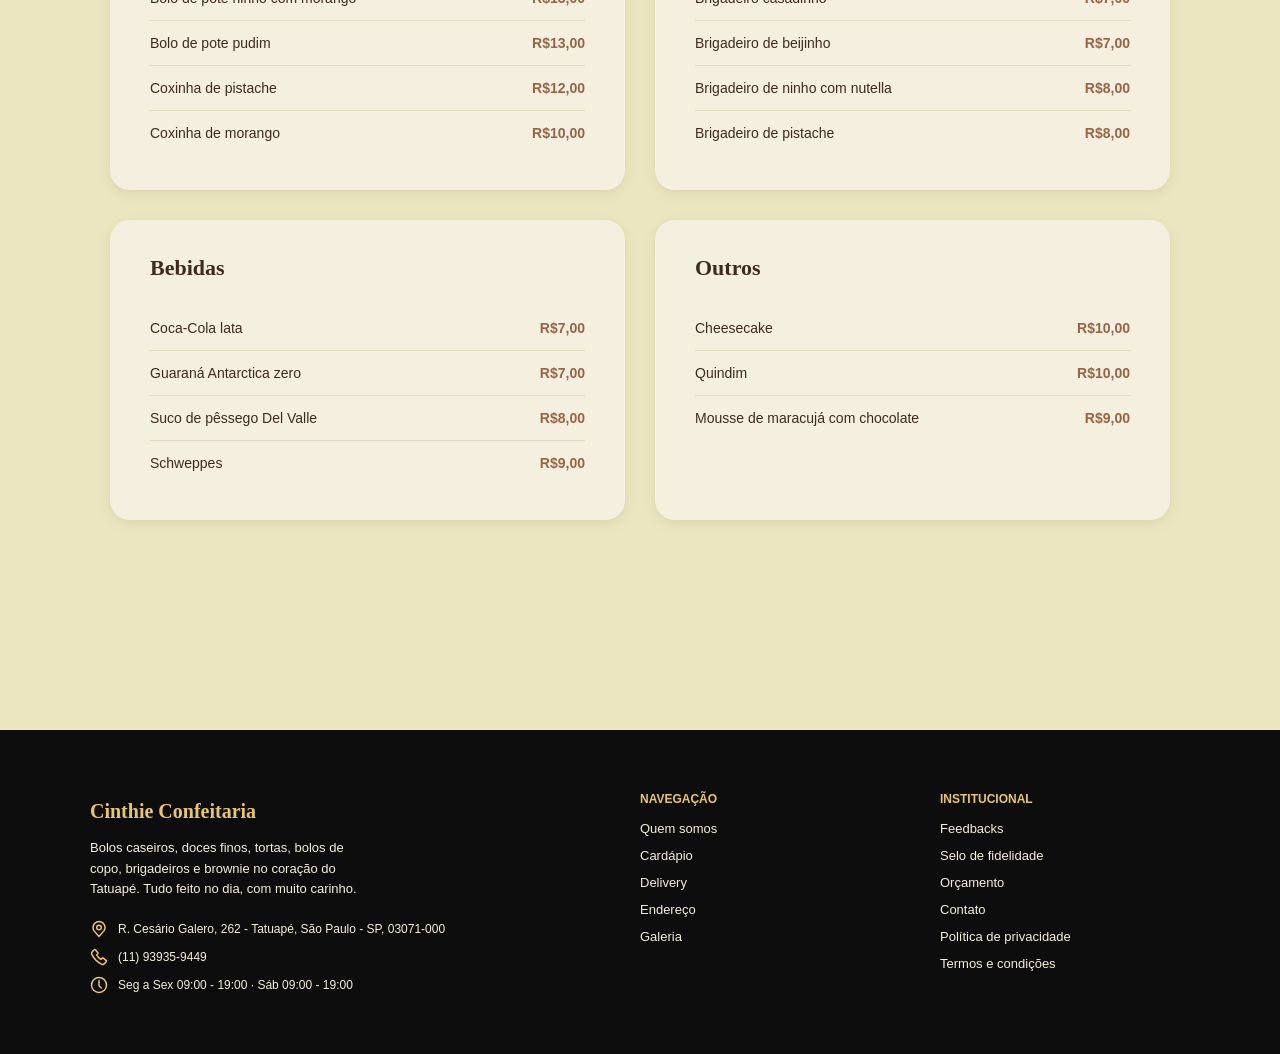
<file: pages/cardapio.html>
<!DOCTYPE html>
<html lang="pt-BR">

<head>
    <meta charset="UTF-8">
    <meta name="viewport" content="width=device-width, initial-scale=1.0">
    <title>Cardápio - Cinthiê Confeitaria</title>

    <link rel="stylesheet" href="../css/style.css">
    <script src="../js/script.js" defer></script>
</head>

<body>

    <header>
        <nav>
            <div class="logo">
                <img src="../assets/imagens/Logo.png" alt="Logo Cinthiê Confeitaria">
            </div>

            <div class="menu">
                <a href="../index.html">Início</a>
                <a href="quem-somos.html">Quem somos</a>
                <a href="cardapio.html" class="ativo">Cardápio</a>
                <a href="delivery.html">Delivery</a>
                <a href="feedbacks.html">Feedbacks</a>
                <a href="fidelidade.html">Selo de fidelidade</a>
                <a href="galeria.html">Galeria</a>
                <a href="orcamento.html">Orçamento</a>
                <a href="contato.html">Contato</a>
            </div>

            <a class="botao-whatsapp"
               href="https://api.whatsapp.com/message/5Y5LJ5SL3XVCG1?autoload=1&app_absent=0"
               target="_blank"
               rel="noopener noreferrer">
                Pedir agora
            </a>
        </nav>

        <div class="linha-divisoria"></div>

        <div class="banner">
            <div class="coluna-texto">
                <div class="texto">
                    <p class="informacao">CARDÁPIO</p>
                    <h1>O que sai do nosso forno</h1>
                    <p>
                        Valores de referência. Sabores da vitrine mudam conforme o dia —
                        encomendas com 48h de antecedência.
                    </p>
                </div>

                <div class="botoes-home">
                    <a class="botao-principal"
                       href="https://api.whatsapp.com/message/5Y5LJ5SL3XVCG1?autoload=1&app_absent=0"
                       target="_blank"
                       rel="noopener noreferrer">
                        Fazer encomenda
                    </a>
                </div>
            </div>
        </div>
    </header>

    <main>
        <section class="cardapio-tabela" aria-label="Cardápio completo">

            <article class="conteudo-cardapio">

                <h2>Nosso Cardápio</h2>

                <div class="card">
                    <h3>Bolos caseiros & confeitados</h3>
                    <ul>
                        <li><span>Bolo ninho com nutella</span><span class="preco">R$115,00</span></li>
                        <li><span>Bolo floresta branca</span><span class="preco">R$98,00</span></li>
                        <li><span>Bolo ninho com morango</span><span class="preco">R$98,00</span></li>
                        <li><span>Bolo de limão com cobertura</span><span class="preco">R$40,00</span></li>
                        <li><span>Bolo de formigueiro grande</span><span class="preco">R$30,00</span></li>
                        <li><span>Bolo de cenoura com ganache de chocolate</span><span class="preco">R$28,00</span></li>
                        <li><span>Bolo de ninho trufado</span><span class="preco">R$98,00</span></li>
                        <li><span>Bolo de doce de leite com morango</span><span class="preco">R$98,00</span></li>
                        <li><span>Bolo caseiro mesclado pequeno</span><span class="preco">R$20,00</span></li>
                        <li><span>Bolo de churros pequeno</span><span class="preco">R$32,00</span></li>
                    </ul>
                </div>

                <div class="card">
                    <h3>Brownie & torta</h3>
                    <ul>
                        <li><span>Torta de cookie</span><span class="preco">R$16,00 a fatia</span></li>
                        <li><span>Torta de frango com requeijão</span><span class="preco">R$14,00 a fatia</span></li>
                        <li><span>Brownie tradicional</span><span class="preco">R$16,00 a fatia</span></li>
                        <li><span>Brownie de ninho com nutella</span><span class="preco">R$16,00 a fatia</span></li>
                        <li><span>Brownie de nutella</span><span class="preco">R$16,00 a fatia</span></li>
                    </ul>
                </div>

                <div class="card">
                    <h3>Bolo de pote & coxinha</h3>
                    <ul>
                        <li><span>Bolo de pote de brigadeiro</span><span class="preco">R$13,00</span></li>
                        <li><span>Bolo de pote de maracujá</span><span class="preco">R$13,00</span></li>
                        <li><span>Bolo de pote prestígio</span><span class="preco">R$13,00</span></li>
                        <li><span>Bolo de pote ninho com morango</span><span class="preco">R$13,00</span></li>
                        <li><span>Bolo de pote pudim</span><span class="preco">R$13,00</span></li>
                        <li><span>Coxinha de pistache</span><span class="preco">R$12,00</span></li>
                        <li><span>Coxinha de morango</span><span class="preco">R$10,00</span></li>
                    </ul>
                </div>

                <div class="card">
                    <h3>Brigadeiros</h3>
                    <ul>
                        <li><span>Brigadeiro tradicional</span><span class="preco">R$7,00</span></li>
                        <li><span>Brigadeiro meio amargo</span><span class="preco">R$7,00</span></li>
                        <li><span>Brigadeiro de bicho de pé</span><span class="preco">R$7,00</span></li>
                        <li><span>Brigadeiro casadinho</span><span class="preco">R$7,00</span></li>
                        <li><span>Brigadeiro de beijinho</span><span class="preco">R$7,00</span></li>
                        <li><span>Brigadeiro de ninho com nutella</span><span class="preco">R$8,00</span></li>
                        <li><span>Brigadeiro de pistache</span><span class="preco">R$8,00</span></li>
                    </ul>
                </div>

                <div class="card">
                    <h3>Bebidas</h3>
                    <ul>
                        <li><span>Coca-Cola lata</span><span class="preco">R$7,00</span></li>
                        <li><span>Guaraná Antarctica zero</span><span class="preco">R$7,00</span></li>
                        <li><span>Suco de pêssego Del Valle</span><span class="preco">R$8,00</span></li>
                        <li><span>Schweppes</span><span class="preco">R$9,00</span></li>
                    </ul>
                </div>

                <div class="card">
                    <h3>Outros</h3>
                    <ul>
                        <li><span>Cheesecake</span><span class="preco">R$10,00</span></li>
                        <li><span>Quindim</span><span class="preco">R$10,00</span></li>
                        <li><span>Mousse de maracujá com chocolate</span><span class="preco">R$9,00</span></li>
                    </ul>
                </div>

            </article>
        </section>
    </main>

    <footer>
        <div class="informações">

            <div class="marca">
                <h3>Cinthie Confeitaria</h3>

                <p>
                    Bolos caseiros, doces finos, tortas, bolos de copo, brigadeiros e brownie no coração do Tatuapé.
                    Tudo feito no dia, com muito carinho.
                </p>

                <div class="informacao">
                    <svg xmlns="http://www.w3.org/2000/svg" width="1em" height="1em" viewBox="0 0 24 24">
                        <path d="M0 0h24v24H0z" fill="none"/>
                        <g fill="none" stroke="currentColor" stroke-linecap="round" stroke-linejoin="round" stroke-width="2">
                            <circle cx="12" cy="10" r="3"/>
                            <path d="M12 2a8 8 0 0 0-8 8c0 1.892.402 3.13 1.5 4.5L12 22l6.5-7.5c1.098-1.37 1.5-2.608 1.5-4.5a8 8 0 0 0-8-8"/>
                        </g>
                    </svg>
                    <p>R. Cesário Galero, 262 - Tatuapé, São Paulo - SP, 03071-000</p>
                </div>

                <div class="informacao">
                    <svg xmlns="http://www.w3.org/2000/svg" width="1em" height="1em" viewBox="0 0 24 24">
                        <path d="M0 0h24v24H0z" fill="none"/>
                        <path fill="none" stroke="currentColor" stroke-linecap="round" stroke-linejoin="round" stroke-width="2"
                            d="M10.554 6.24L7.171 2.335c-.39-.45-1.105-.448-1.558.006L2.831 5.128c-.828.829-1.065 2.06-.586 3.047a29.2 29.2 0 0 0 13.561 13.58c.986.479 2.216.242 3.044-.587l2.808-2.813c.455-.455.456-1.174.002-1.564l-3.92-3.365c-.41-.352-1.047-.306-1.458.106l-1.364 1.366a.46.46 0 0 1-.553.088a14.56 14.56 0 0 1-5.36-5.367a.46.46 0 0 1 .088-.554l1.36-1.361c.412-.414.457-1.054.101-1.465"/>
                    </svg>
                    <p>(11) 93935-9449</p>
                </div>

                <div class="informacao">
                    <svg xmlns="http://www.w3.org/2000/svg" width="1em" height="1em" viewBox="0 0 24 24">
                        <path d="M0 0h24v24H0z" fill="none"/>
                        <g fill="none" stroke="currentColor" stroke-linecap="round" stroke-linejoin="round" stroke-width="2">
                            <circle cx="12" cy="12" r="10"/>
                            <path d="m15 16l-2.414-2.414A2 2 0 0 1 12 12.172V6"/>
                        </g>
                    </svg>
                    <p>Seg a Sex 09:00 - 19:00 · Sáb 09:00 - 19:00</p>
                </div>
            </div>

            <div class="navegação">
                <h3>NAVEGAÇÃO</h3>
                <a href="quem-somos.html">Quem somos</a>
                <a href="cardapio.html">Cardápio</a>
                <a href="delivery.html">Delivery</a>
                <a href="endereco.html">Endereço</a>
                <a href="galeria.html">Galeria</a>
            </div>

            <div class="institucional">
                <h3>INSTITUCIONAL</h3>
                <a href="feedbacks.html">Feedbacks</a>
                <a href="fidelidade.html">Selo de fidelidade</a>
                <a href="orcamento.html">Orçamento</a>
                <a href="contato.html">Contato</a>
                <a href="politica.html">Política de privacidade</a>
                <a href="termos.html">Termos e condições</a>
            </div>

        </div>
    </footer>

</body>
</html>
</file>
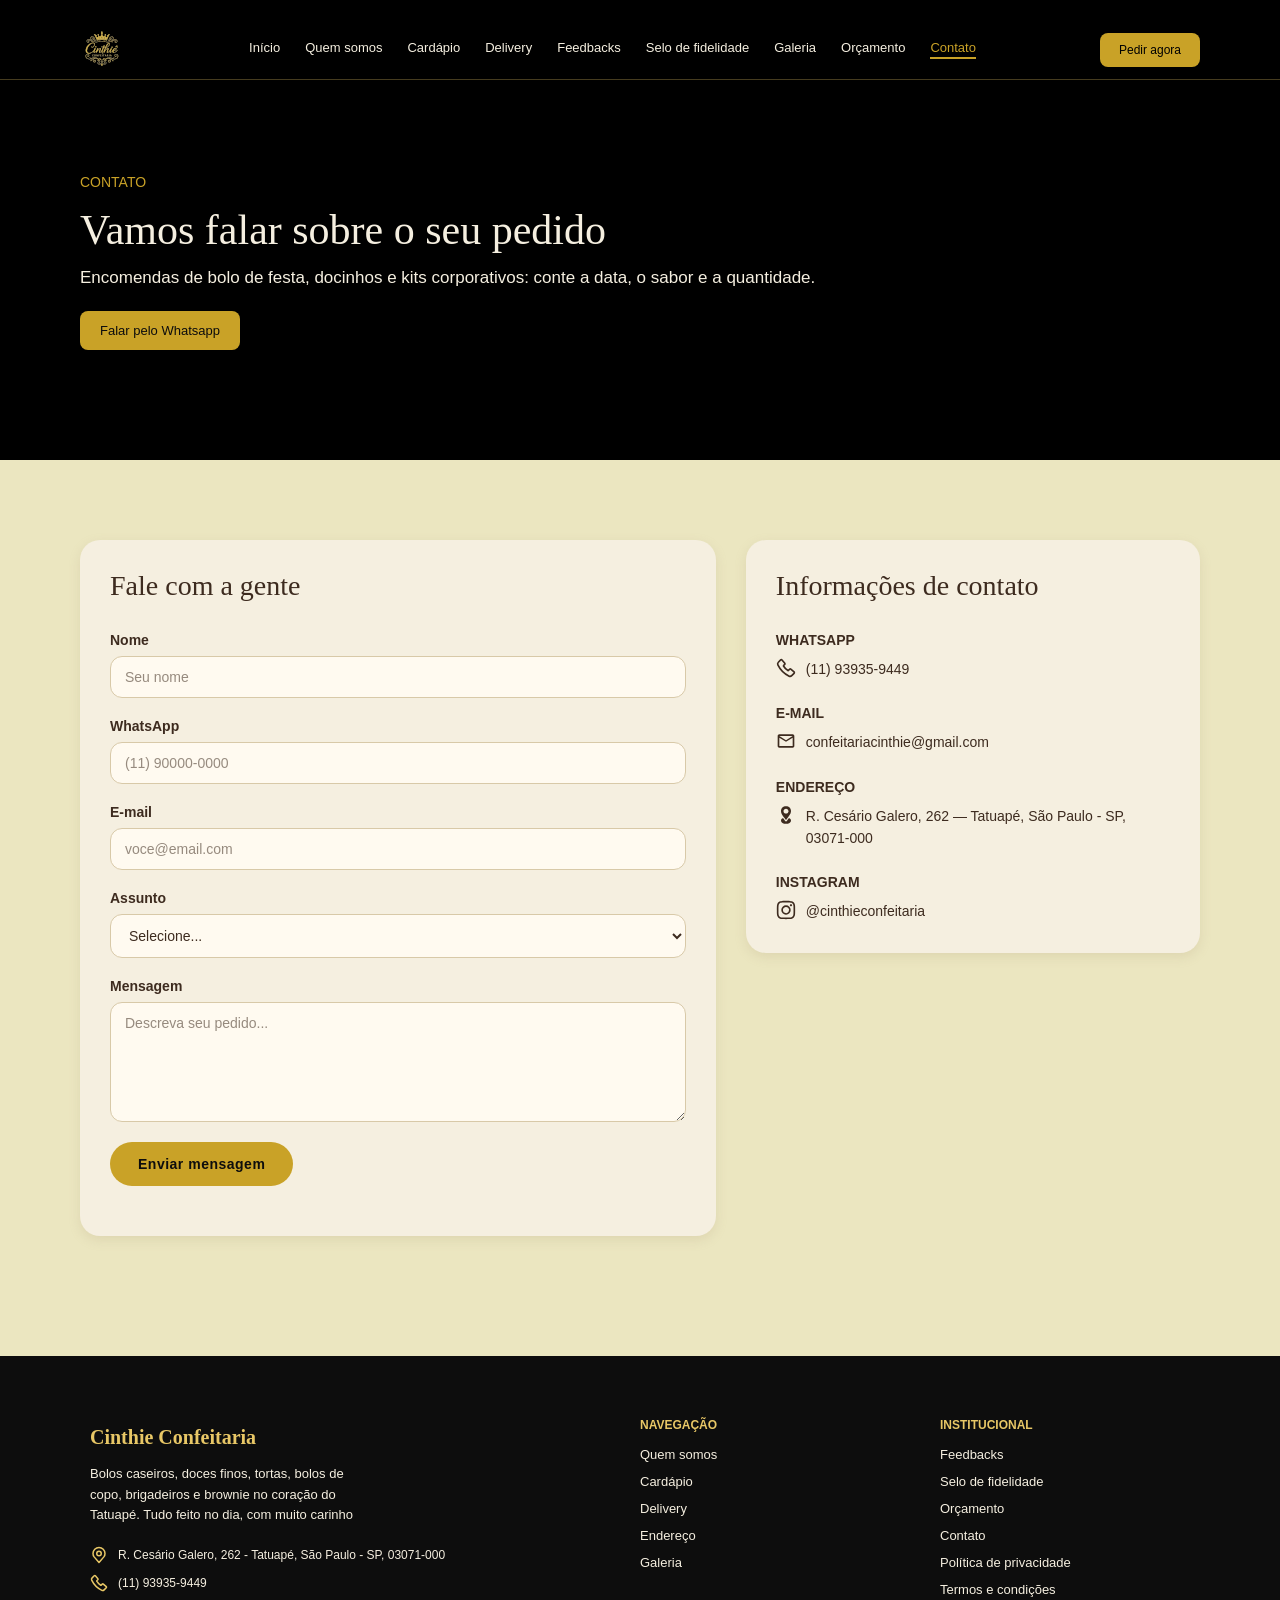
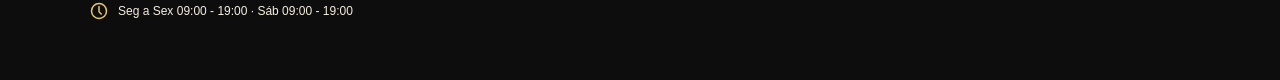
<file: pages/contato.html>
<!DOCTYPE html>
<html lang="pt-BR">

<head>
    <meta charset="UTF-8">
    <meta name="viewport" content="width=device-width, initial-scale=1.0">
    <title>Contato - Cinthiê Confeitaria</title>
    <link rel="stylesheet" href="../css/style.css">
    <script src="../js/script.js" defer></script>
</head>

<body>

    <header>
        <nav>
            <div class="logo">
                <img src="../assets/imagens/Logo.png" alt="Logo Cinthiê Confeitaria">
            </div>

            <div class="menu">
                <a href="../index.html">Início</a>
                <a href="quem-somos.html">Quem somos</a>
                <a href="cardapio.html">Cardápio</a>
                <a href="delivery.html">Delivery</a>
                <a href="feedbacks.html">Feedbacks</a>
                <a href="fidelidade.html">Selo de fidelidade</a>
                <a href="galeria.html">Galeria</a>
                <a href="orcamento.html">Orçamento</a>
                <a href="contato.html" class="ativo">Contato</a>
            </div>

            <a class="botao-whatsapp"
               href="https://api.whatsapp.com/message/5Y5LJ5SL3XVCG1?autoload=1&app_absent=0"
               target="_blank"
               rel="noopener noreferrer">
                Pedir agora
            </a>
        </nav>

        <div class="linha-divisoria"></div>

        <div class="banner">
            <div class="coluna-texto">

                <div class="texto">
                    <p class="informacao">CONTATO</p>
                    <h1>Vamos falar sobre o seu pedido</h1>
                    <p>
                        Encomendas de bolo de festa, docinhos e kits corporativos:
                        conte a data, o sabor e a quantidade.
                    </p>
                </div>

                <div class="botoes-home">
                    <a class="botao-principal"
                       href="https://api.whatsapp.com/message/5Y5LJ5SL3XVCG1?autoload=1&app_absent=0"
                       target="_blank"
                       rel="noopener noreferrer">
                        Falar pelo Whatsapp
                    </a>
                </div>

            </div>
        </div>
    </header>

    <main>

        <section class="conteudo-contato" aria-label="Formulário e informações de contato">

            <!-- FORMULÁRIO -->
            <article class="formulario-contato">

                <h2>Fale com a gente</h2>

                <form action="https://formsubmit.co/confeitariacinthie@gmail.com" method="post">
<input type="hidden" name="_subject" value="Novo contato pelo site - Cinthiê Confeitaria">
<input type="hidden" name="_next" value="https://yasminalba.github.io/cinthie_confeitaria/pages/contato.html">
<input type="hidden" name="_template" value="table">


                    <div class="campo">
                        <label for="nome">
                            <strong>Nome</strong>
                        </label>

                        <input
                            type="text"
                            id="nome"
                            name="nome"
                            placeholder="Seu nome"
                            required>
                    </div>

                    <div class="campo">
                        <label for="whatsapp">
                            <strong>WhatsApp</strong>
                        </label>

                        <input
                            type="tel"
                            id="whatsapp"
                            name="whatsapp"
                            placeholder="(11) 90000-0000"
                            pattern="\(\d{2}\) \d{4,5}-\d{4}"
                            maxlength="15"
                            autocomplete="tel"
                            required>
                    </div>

                    <div class="campo">
                        <label for="email">
                            <strong>E-mail</strong>
                        </label>

                        <input
                            type="email"
                            id="email"
                            name="email"
                            placeholder="voce@email.com"
                            required>
                    </div>

                    <div class="campo">
                        <label for="assunto">
                            <strong>Assunto</strong>
                        </label>

                        <select
                            id="assunto"
                            name="assunto"
                            required>

                            <option value="" disabled selected>
                                Selecione...
                            </option>

                            <option value="encomenda">Encomenda</option>
                            <option value="duvida">Dúvida</option>
                            <option value="outros">Outros</option>

                        </select>
                    </div>

                    <div class="campo">
                        <label for="mensagem">
                            <strong>Mensagem</strong>
                        </label>

                        <textarea
                            id="mensagem"
                            name="mensagem"
                            rows="5"
                            cols="40"
                            placeholder="Descreva seu pedido..."
                            required></textarea>
                    </div>

                    <div class="campo">
                        <button type="submit">
                            Enviar mensagem
                        </button>
                    </div>

                    <p class="status-formulario" id="status-contato" role="status" aria-live="polite" hidden></p>

                </form>

            </article>

            <!-- INFORMAÇÕES DE CONTATO -->
            <article class="informacoes-contato">

                <h2>Informações de contato</h2>

                <div class="item-contato">
                    <h3>WHATSAPP</h3>

                    <p>
                        <svg xmlns="http://www.w3.org/2000/svg" width="20" height="20" viewBox="0 0 24 24" aria-hidden="true">
                            <path d="M0 0h24v24H0z" fill="none"/>
                            <path fill="none" stroke="currentColor" stroke-linecap="round" stroke-linejoin="round" stroke-width="2" d="M10.554 6.24L7.171 2.335c-.39-.45-1.105-.448-1.558.006L2.831 5.128c-.828.829-1.065 2.06-.586 3.047a29.2 29.2 0 0 0 13.561 13.58c.986.479 2.216.242 3.044-.587l2.808-2.813c.455-.455.456-1.174.002-1.564l-3.92-3.365c-.41-.352-1.047-.306-1.458.106l-1.364 1.366a.46.46 0 0 1-.553.088a14.56 14.56 0 0 1-5.36-5.367a.46.46 0 0 1 .088-.554l1.36-1.361c.412-.414.457-1.054.101-1.465"/>
                        </svg>
                        (11) 93935-9449
                    </p>
                </div>

                <div class="item-contato">
                    <h3>E-MAIL</h3>

                    <p>
                        <svg xmlns="http://www.w3.org/2000/svg" width="20" height="20" viewBox="0 0 24 24" aria-hidden="true">
                            <path d="M0 0h24v24H0z" fill="none"/>
                            <path fill="currentColor" d="M20 4H4c-1.1 0-1.99.9-1.99 2L2 18c0 1.1.9 2 2 2h16c1.1 0 2-.9 2-2V6c0-1.1-.9-2-2-2m0 14H4V8l8 5l8-5zm-8-7L4 6h16z"/>
                        </svg>
                        confeitariacinthie@gmail.com
                    </p>
                </div>

                <div class="item-contato">
                    <h3>ENDEREÇO</h3>

                    <p>
                        <svg xmlns="http://www.w3.org/2000/svg" width="20" height="20" viewBox="0 0 16 16" aria-hidden="true">
                            <path d="M0 0h16v16H0z" fill="none"/>
                            <g fill="currentColor">
                                <path d="M10.361 10.485C11.354 10.94 12 11.672 12 12.5c0 1.38-1.79 2.5-4 2.5s-4-1.12-4-2.5c0-.828.645-1.56 1.638-2.015l.267.354c.454.593.886 1.16 1.268 1.723a1 1 0 0 0 1.654 0a39 39 0 0 1 1.268-1.723z"/>
                                <path d="M8 1c2.4 0 4 1.572 4 3.929c0 2.058-1.83 4.117-3.36 6.176A26 26 0 0 0 8 12c-.418-.616-.89-1.232-1.361-1.849C5.309 8.411 4 6.67 4 4.93C4 2.572 5.6 1 8 1m0 1.964c-.53 0-1.039.208-1.414.576A1.95 1.95 0 0 0 6 4.929c0 .52.21 1.02.586 1.388c.375.369.884.576 1.414.576s1.039-.207 1.414-.576a1.94 1.94 0 0 0 0-2.776A2.02 2.02 0 0 0 8 2.964"/>
                            </g>
                        </svg>
                        R. Cesário Galero, 262 — Tatuapé, São Paulo - SP, 03071-000
                    </p>
                </div>

                <div class="item-contato">
                    <h3>INSTAGRAM</h3>

                    <p>
                        <svg xmlns="http://www.w3.org/2000/svg" width="20" height="20" viewBox="0 0 24 24" aria-hidden="true">
                            <path d="M0 0h24v24H0z" fill="none"/>
                            <path fill="currentColor" fill-rule="evenodd" d="M7.465 1.066C8.638 1.012 9.012 1 12 1s3.362.013 4.534.066s1.972.24 2.672.511c.733.277 1.398.71 1.948 1.27c.56.549.992 1.213 1.268 1.947c.272.7.458 1.5.512 2.67C22.988 8.639 23 9.013 23 12s-.013 3.362-.066 4.535c-.053 1.17-.24 1.97-.512 2.67a5.4 5.4 0 0 1-1.268 1.949c-.55.56-1.215.992-1.948 1.268c-.7.272-1.5.458-2.67.512c-1.174.054-1.548.066-4.536.066s-3.362-.013-4.535-.066c-1.17-.053-1.97-.24-2.67-.512a5.4 5.4 0 0 1-1.949-1.268a5.4 5.4 0 0 1-1.269-1.948c-.271-.7-.457-1.5-.511-2.67C1.012 15.361 1 14.987 1 12s.013-3.362.066-4.534s.24-1.972.511-2.672a5.4 5.4 0 0 1 1.27-1.948a5.4 5.4 0 0 1 1.947-1.269c.7-.271 1.5-.457 2.67-.511m8.98 1.98c-1.16-.053-1.508-.064-4.445-.064s-3.285.011-4.445.064c-1.073.049-1.655.228-2.043.379c-.513.2-.88.437-1.265.822a3.4 3.4 0 0 0-.822 1.265c-.151.388-.33.97-.379 2.043c-.053 1.16-.064 1.508-.064 4.445s.011 3.285.064 4.445c.049 1.073.228 1.655.379 2.043c.176.477.457.91.822 1.265c.355.365.788.646 1.265.822c.388.151.97.33 2.043.379c1.16.053 1.507.064 4.445.064s3.285-.011 4.445-.064c1.073-.049 1.655-.228 2.043-.379c.513-.2.88-.437 1.265-.822c.365-.355.646-.788.822-1.265c.151-.388.33-.97.379-2.043c.053-1.16.064-1.508.064-4.445s-.011-3.285-.064-4.445c-.049-1.073-.228-1.655-.379-2.043c-.2-.513-.437-.88-.822-1.265a3.4 3.4 0 0 0-1.265-.822c-.388-.151-.97-.33-2.043-.379m-5.85 12.345a3.669 3.669 0 0 0 4-5.986a3.67 3.67 0 1 0-4 5.986M8.002 8.002a5.654 5.654 0 1 1 7.996 7.996a5.654 5.654 0 0 1-7.996-7.996m10.906-.814a1.337 1.337 0 1 0-1.89-1.89a1.337 1.337 0 0 0 1.89 1.89" clip-rule="evenodd"/>
                        </svg>
                        @cinthieconfeitaria
                    </p>
                </div>

            </article>

        </section>

    </main>

    <footer>

        <div class="informações">

            <div class="marca">

                <h3>Cinthie Confeitaria</h3>

                <p>
                    Bolos caseiros, doces finos, tortas, bolos de copo,
                    brigadeiros e brownie no coração do Tatuapé.
                    Tudo feito no dia, com muito carinho
                </p>

                <div class="informacao">
                    <svg xmlns="http://www.w3.org/2000/svg" width="1em" height="1em" viewBox="0 0 24 24">
                        <path d="M0 0h24v24H0z" fill="none"/>
                        <g fill="none" stroke="currentColor" stroke-linecap="round" stroke-linejoin="round" stroke-width="2">
                            <circle cx="12" cy="10" r="3"/>
                            <path d="M12 2a8 8 0 0 0-8 8c0 1.892.402 3.13 1.5 4.5L12 22l6.5-7.5c1.098-1.37 1.5-2.608 1.5-4.5a8 8 0 0 0-8-8"/>
                        </g>
                    </svg>
                    <p>R. Cesário Galero, 262 - Tatuapé, São Paulo - SP, 03071-000</p>
                </div>

                <div class="informacao">
                    <svg xmlns="http://www.w3.org/2000/svg" width="1em" height="1em" viewBox="0 0 24 24">
                        <path d="M0 0h24v24H0z" fill="none"/>
                        <path fill="none" stroke="currentColor" stroke-linecap="round" stroke-linejoin="round" stroke-width="2"
                            d="M10.554 6.24L7.171 2.335c-.39-.45-1.105-.448-1.558.006L2.831 5.128c-.828.829-1.065 2.06-.586 3.047a29.2 29.2 0 0 0 13.561 13.58c.986.479 2.216.242 3.044-.587l2.808-2.813c.455-.455.456-1.174.002-1.564l-3.92-3.365c-.41-.352-1.047-.306-1.458.106l-1.364 1.366a.46.46 0 0 1-.553.088a14.56 14.56 0 0 1-5.36-5.367a.46.46 0 0 1 .088-.554l1.36-1.361c.412-.414.457-1.054.101-1.465"/>
                    </svg>
                    <p>(11) 93935-9449</p>
                </div>

                <div class="informacao">
                    <svg xmlns="http://www.w3.org/2000/svg" width="1em" height="1em" viewBox="0 0 24 24">
                        <path d="M0 0h24v24H0z" fill="none"/>
                        <g fill="none" stroke="currentColor" stroke-linecap="round" stroke-linejoin="round" stroke-width="2">
                            <circle cx="12" cy="12" r="10"/>
                            <path d="m15 16l-2.414-2.414A2 2 0 0 1 12 12.172V6"/>
                        </g>
                    </svg>
                    <p>Seg a Sex 09:00 - 19:00 · Sáb 09:00 - 19:00</p>
                </div>

            </div>

            <div class="navegação">

                <h3>NAVEGAÇÃO</h3>

                <a href="quem-somos.html">Quem somos</a>
                <a href="cardapio.html">Cardápio</a>
                <a href="delivery.html">Delivery</a>
                <a href="endereco.html">Endereço</a>
                <a href="galeria.html">Galeria</a>

            </div>

            <div class="institucional">

                <h3>INSTITUCIONAL</h3>

                <a href="feedbacks.html">Feedbacks</a>
                <a href="fidelidade.html">Selo de fidelidade</a>
                <a href="orcamento.html">Orçamento</a>
                <a href="contato.html">Contato</a>
                <a href="politica.html">Política de privacidade</a>
                <a href="termos.html">Termos e condições</a>

            </div>

        </div>

    </footer>

</body>
</html>
</file>
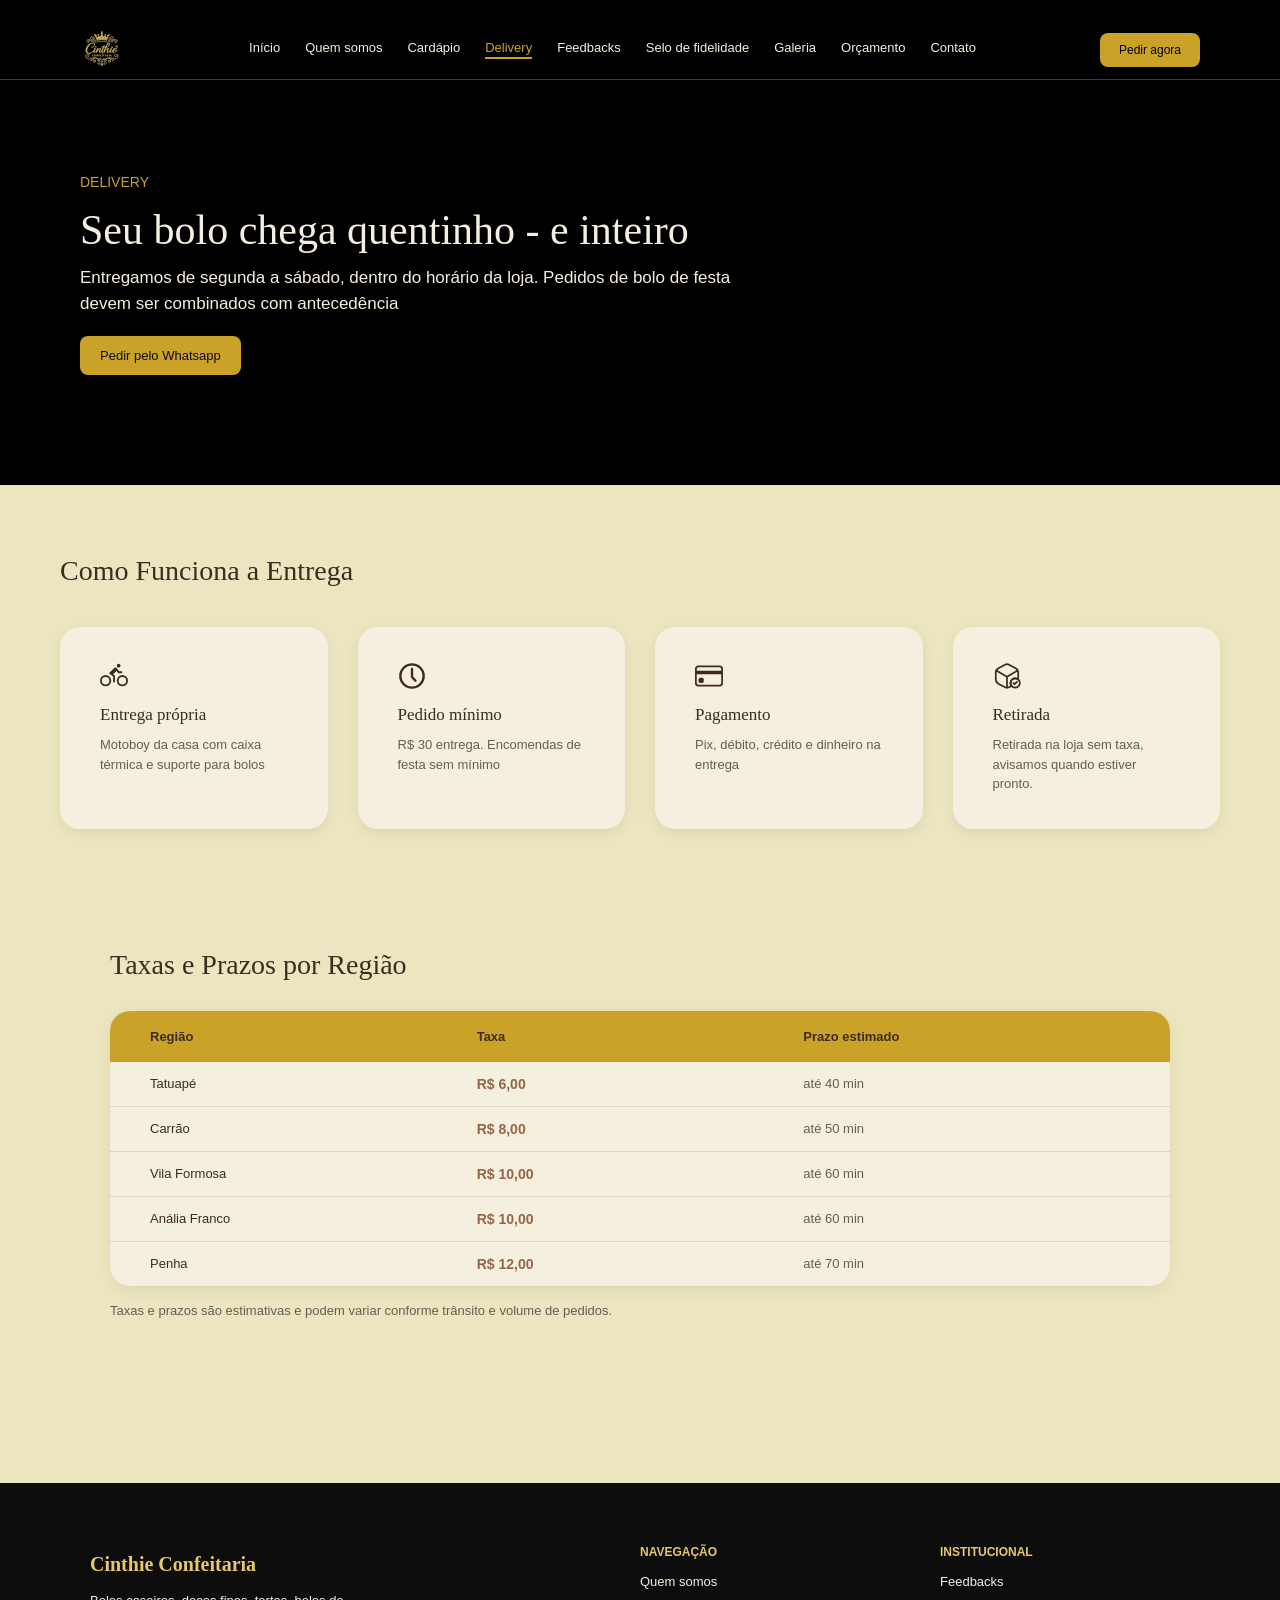
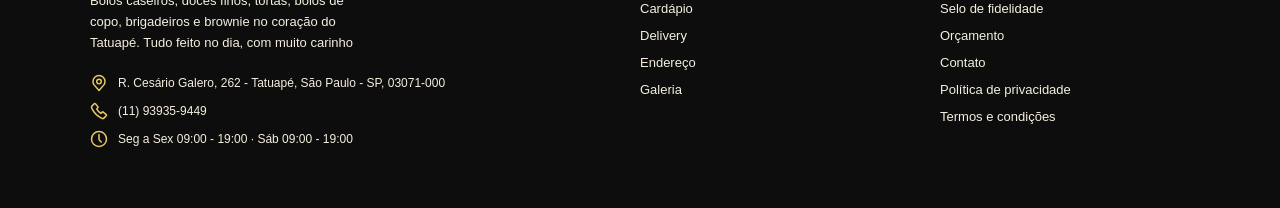
<file: pages/delivery.html>
<!DOCTYPE html>
<html lang="pt-BR">
<head>
    <meta charset="UTF-8">
    <meta name="viewport" content="width=device-width, initial-scale=1.0">
    <title>Delivery</title>
    <link rel="stylesheet" href="../css/style.css">
    <script src="../js/script.js" defer></script>
    
</head>
<body>
    <header>
     <nav>
      <div class="logo">
        <img src="../assets/imagens/Logo.png" alt="Logo Cinthie Confeitaria"> 
      </div>

      <div class="menu">
        <a  href="../index.html">Início</a>
        <a  href="quem-somos.html"> Quem somos</a>
        <a  href="cardapio.html">Cardápio</a>  
        <a href="delivery.html" class="ativo">Delivery</a>
        <a href="feedbacks.html">Feedbacks</a>
        <a href="fidelidade.html"> Selo de fidelidade</a>
        <a href="galeria.html">Galeria</a>
        <a href="orcamento.html">Orçamento</a>
        <a href="contato.html">Contato</a>
      </div>

        <a class="botao-whatsapp" href="https://api.whatsapp.com/message/5Y5LJ5SL3XVCG1?autoload=1&app_absent=0" target="_blank" rel="noopener noreferrer" >Pedir agora</a>
    </nav>
    <div class="linha-divisoria"></div>
    <div class="banner">
      <div class="coluna-texto">
        <div class="texto">
          <p class="informacao">DELIVERY</p>
          <h1>Seu bolo chega quentinho - e inteiro</h1>
          <p>Entregamos de segunda a sábado, dentro do horário da loja. Pedidos de bolo de festa <br>devem ser combinados com antecedência</p> 
        </div>
        <div class="botoes-home">
          <a class= "botao-principal"
            href="https://api.whatsapp.com/message/5Y5LJ5SL3XVCG1?autoload=1&app_absent=0" target="_blank" rel="noopener noreferrer"> 
            Pedir pelo Whatsapp
          </a>
        </div>
      </div>
    </div>    
    </header>

<main>
     <section class="delivery" id="delivery">
      <h2>Como Funciona a Entrega</h2>
      <div class="grade">
        <article class="info">
          <svg class="icone" xmlns="http://www.w3.org/2000/svg" width="1em" height="1em" viewBox="0 0 15 15" aria-hidden="true">
            <path d="M0 0h15v15H0z" fill="none" />
            <path fill="currentColor" d="M10 1a1 1 0 1 0 0 2a1 1 0 0 0 0-2M8.145 2.994a.5.5 0 0 0-.348.143l-2.64 2.5a.5.5 0 0 0 .042.763L7 7.75v2.75c-.01.676 1.01.676 1 0v-3a.5.5 0 0 0-.2-.4l-.767-.577l1.818-1.72l.749.998A.5.5 0 0 0 10 6h1.5c.676.01.676-1.01 0-1h-1.25L9.5 4l-.6-.8a.5.5 0 0 0-.384-.206zM3 7a3 3 0 1 0 0 6a3 3 0 0 0 0-6m9 0a3 3 0 1 0 0 6a3 3 0 0 0 0-6M3 8a2 2 0 1 1 0 4a2 2 0 0 1 0-4m9 0a2 2 0 1 1 0 4a2 2 0 0 1 0-4" />
          </svg>          
          <h3>Entrega própria</h3>
          <p>Motoboy da casa com caixa térmica e suporte para bolos</p>
        </article>
  
        <article class="info">
          <svg class="icone" xmlns="http://www.w3.org/2000/svg" width="1em" height="1em" viewBox="0 0 24 24" aria-hidden="true">
            <path d="M0 0h24v24H0z" fill="none" />
            <g fill="none" stroke="currentColor" stroke-linecap="round" stroke-linejoin="round" stroke-width="2">
              <circle cx="12" cy="12" r="10" />
              <path d="m15 16l-2.414-2.414A2 2 0 0 1 12 12.172V6" />
            </g>
          </svg>
          <h3> Pedido mínimo</h3>
          <p>R$ 30 entrega. Encomendas de festa sem mínimo</p>
        </article>

        <article class="info">
          <svg class="icone" xmlns="http://www.w3.org/2000/svg" width="1em" height="1em" viewBox="0 0 16 16" aria-hidden="true">
            <path d="M0 0h16v16H0z" fill="none" />
            <g fill="currentColor">
              <path d="M0 4a2 2 0 0 1 2-2h12a2 2 0 0 1 2 2v8a2 2 0 0 1-2 2H2a2 2 0 0 1-2-2zm2-1a1 1 0 0 0-1 1v1h14V4a1 1 0 0 0-1-1zm13 4H1v5a1 1 0 0 0 1 1h12a1 1 0 0 0 1-1z" />
              <path d="M2 10a1 1 0 0 1 1-1h1a1 1 0 0 1 1 1v1a1 1 0 0 1-1 1H3a1 1 0 0 1-1-1z" />
            </g>
          </svg>          
          <h3>Pagamento</h3>
          <p>Pix, débito, crédito e dinheiro na entrega</p>
        </article>

        <article class="info">
          <svg class="icone" xmlns="http://www.w3.org/2000/svg" width="1em" height="1em" viewBox="0 0 24 24" aria-hidden="true">
            <path d="M0 0h24v24H0z" fill="none" />
            <g fill="none" stroke="currentColor" stroke-linecap="round" stroke-linejoin="round" stroke-width="1.5">
              <path stroke-miterlimit="10" d="M23 17.91c.02.75-.18 1.46-.54 2.07c-.2.36-.47.69-.77.96c-.69.64-1.6 1.03-2.61 1.06c-1.46.03-2.75-.72-3.46-1.87c-.38-.59-.61-1.3-.62-2.05c-.03-1.26.53-2.4 1.43-3.15c.68-.56 1.54-.91 2.48-.93A4 4 0 0 1 23 17.91" />
              <path d="m17.44 18.03l1.01.96l2.09-2.02M3.17 7.44L12 12.55l8.77-5.08M12 21.61v-9.07" />
              <path d="M21.61 9.17v5.66c0 .05 0 .09-.01.14c-.7-.61-1.6-.97-2.6-.97c-.94 0-1.81.33-2.5.88A3.97 3.97 0 0 0 15 18c0 .75.21 1.46.58 2.06c.09.16.2.31.32.45l-1.83 1.01c-1.14.64-3 .64-4.14 0l-5.34-2.96c-1.21-.67-2.2-2.35-2.2-3.73V9.17c0-1.38.99-3.06 2.2-3.73l5.34-2.96c1.14-.64 3-.64 4.14 0l5.34 2.96c1.21.67 2.2 2.35 2.2 3.73" />
            </g>
          </svg>
          <h3>Retirada</h3>
          <p>Retirada na loja sem taxa, avisamos quando estiver pronto.</p>
        </article>
      </div>
  </section>

  <section class="valores-delivery">
    <h2>Taxas e Prazos por Região</h2>
    <div class="valores">
      <ul class="lista-taxas">
        <li class="cabecalho">
            <span> Região</span>
            <span>Taxa</span>
            <span>Prazo estimado</span> 
          </li>
        <li>
          <span> Tatuapé</span>
          <span class="valor">R$ 6,00</span>
          <span class="tempo">até 40 min</span> 
        </li>
        <li><span>Carrão</span>
            <span class="valor">R$ 8,00</span>
            <span class="tempo">até 50 min</span> 
          </li>
        <li><span> Vila Formosa</span>
            <span class="valor">R$ 10,00</span>
            <span class="tempo">até 60 min</span> 
          </li>
        <li><span> Anália Franco</span>
            <span class="valor">R$ 10,00</span>
            <span class="tempo">até 60 min</span> 
          </li>
        <li><span>Penha</span>
            <span class="valor">R$ 12,00</span>
            <span class="tempo">até 70 min</span> 
          </li>
      </ul>
    </div>
    <p>Taxas e prazos são estimativas e podem variar conforme trânsito e volume de pedidos.</p>
  </section>
  </main>

 <footer>
    <div class="informações">

        <div class="marca">
            <h3>Cinthie Confeitaria</h3>

            <p>
                Bolos caseiros, doces finos, tortas, bolos de copo, brigadeiros e brownie no coração do Tatuapé.
                Tudo feito no dia, com muito carinho
            </p>

            <div class="informacao">
                <svg xmlns="http://www.w3.org/2000/svg" width="1em" height="1em" viewBox="0 0 24 24">
                    <path d="M0 0h24v24H0z" fill="none"/>
                    <g fill="none" stroke="currentColor" stroke-linecap="round" stroke-linejoin="round" stroke-width="2">
                        <circle cx="12" cy="10" r="3"/>
                        <path d="M12 2a8 8 0 0 0-8 8c0 1.892.402 3.13 1.5 4.5L12 22l6.5-7.5c1.098-1.37 1.5-2.608 1.5-4.5a8 8 0 0 0-8-8"/>
                    </g>
                </svg>
                <p>R. Cesário Galero, 262 - Tatuapé, São Paulo - SP, 03071-000</p>
            </div>

            <div class="informacao">
                <svg xmlns="http://www.w3.org/2000/svg" width="1em" height="1em" viewBox="0 0 24 24">
                    <path d="M0 0h24v24H0z" fill="none"/>
                    <path fill="none" stroke="currentColor" stroke-linecap="round" stroke-linejoin="round" stroke-width="2"
                        d="M10.554 6.24L7.171 2.335c-.39-.45-1.105-.448-1.558.006L2.831 5.128c-.828.829-1.065 2.06-.586 3.047a29.2 29.2 0 0 0 13.561 13.58c.986.479 2.216.242 3.044-.587l2.808-2.813c.455-.455.456-1.174.002-1.564l-3.92-3.365c-.41-.352-1.047-.306-1.458.106l-1.364 1.366a.46.46 0 0 1-.553.088a14.56 14.56 0 0 1-5.36-5.367a.46.46 0 0 1 .088-.554l1.36-1.361c.412-.414.457-1.054.101-1.465"/>
                </svg>
                <p>(11) 93935-9449</p>
            </div>

            <div class="informacao">
                <svg xmlns="http://www.w3.org/2000/svg" width="1em" height="1em" viewBox="0 0 24 24">
                    <path d="M0 0h24v24H0z" fill="none"/>
                    <g fill="none" stroke="currentColor" stroke-linecap="round" stroke-linejoin="round" stroke-width="2">
                        <circle cx="12" cy="12" r="10"/>
                        <path d="m15 16l-2.414-2.414A2 2 0 0 1 12 12.172V6"/>
                    </g>
                </svg>
                <p>Seg a Sex 09:00 - 19:00 · Sáb 09:00 - 19:00</p>
            </div>

        </div>

        <div class="navegação">
            <h3>NAVEGAÇÃO</h3>

            <a href="quem-somos.html">Quem somos</a>
            <a href="cardapio.html">Cardápio</a>
            <a href="delivery.html">Delivery</a>
            <a href="endereco.html">Endereço</a>
            <a href="galeria.html">Galeria</a>
        </div>

        <div class="institucional">
            <h3>INSTITUCIONAL</h3>

            <a href="feedbacks.html">Feedbacks</a>
            <a href="fidelidade.html">Selo de fidelidade</a>
            <a href="orcamento.html">Orçamento</a>
            <a href="contato.html">Contato</a>
            <a href="politica.html">Política de privacidade</a>
            <a href="termos.html">Termos e condições</a>
        </div>

    </div>
</footer>

</body>
</html>
</file>
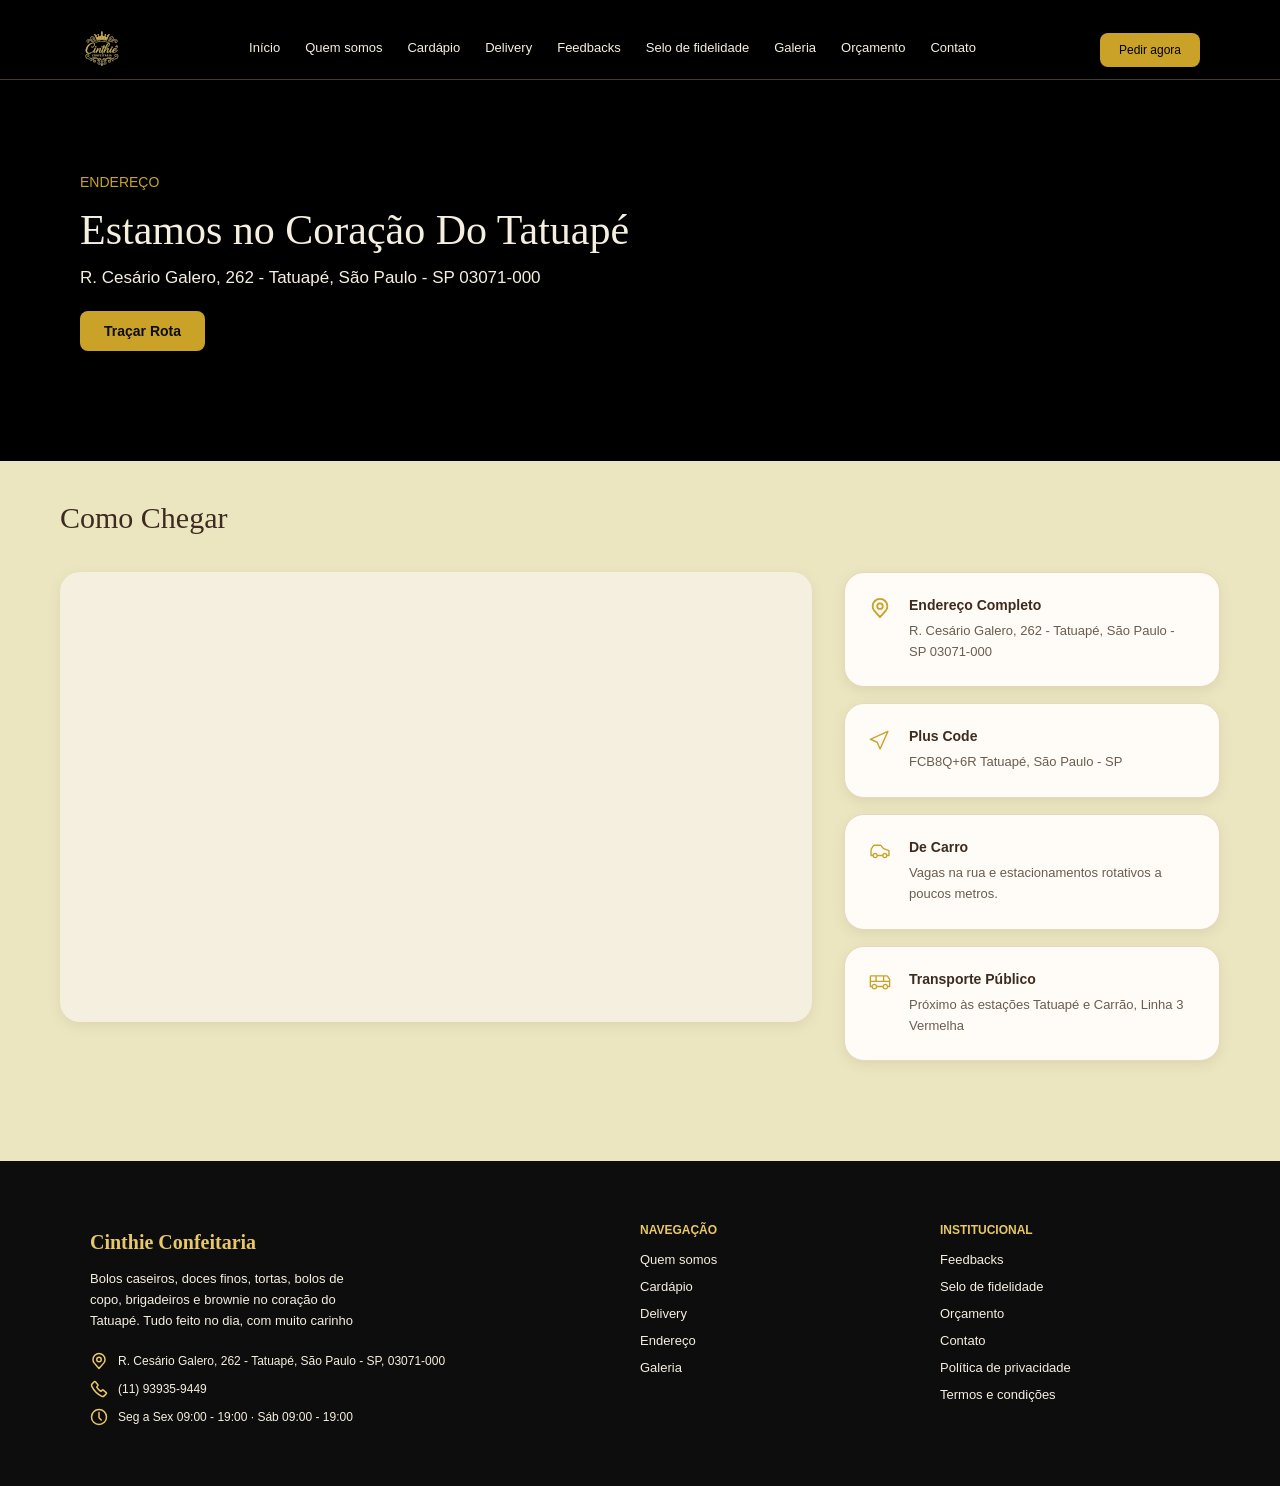
<file: pages/endereco.html>
<!DOCTYPE html>
<html lang="pt-BR">
<head>
    <meta charset="UTF-8">
    <meta name="viewport" content="width=device-width, initial-scale=1.0">
    <title> Endereço</title>
    <link rel="stylesheet" href="../css/style.css">
    <script src="../js/script.js" defer></script>

</head>
<body>
    <header>
     <nav>
      <div class="logo">
        <img src="../assets/imagens/Logo.png" alt="Logo Cinthie Confeitaria"> 
      </div>
      
      <div class="menu">
        <a  href="../index.html">Início</a>
        <a  href="quem-somos.html"> Quem somos</a>
        <a  href="cardapio.html">Cardápio</a>  
        <a href="delivery.html">Delivery</a>
        <a href="feedbacks.html">Feedbacks</a>
        <a href="fidelidade.html">Selo de fidelidade</a>
        <a href="galeria.html">Galeria</a>
        <a href="orcamento.html">Orçamento</a>
        <a href="contato.html">Contato</a>
            
      </div>
      <a class="botao-whatsapp"
           href="https://api.whatsapp.com/message/5Y5LJ5SL3XVCG1?autoload=1&app_absent=0"
           target="_blank"
           rel="noopener noreferrer">
            Pedir agora
        </a>
    </nav>
    <div class="linha-divisoria"></div>
    <div class="banner">
      <div class="coluna-texto">
        <div class="texto">
            <p class="informacao">ENDEREÇO</p>
            <h1> Estamos no Coração Do Tatuapé</h1>
            <p>R. Cesário Galero, 262 - Tatuapé, São Paulo - SP 03071-000</p>
        </div>
        <a class="botao-endereco" href="https://maps.app.goo.gl/JXjCkj5f4BtRS6457" target="_blank"
        rel="noopener noreferrer" >Traçar Rota</a>
      </div>    
    </div>
    </header>
    <main>
        <section class="endereco-grade">
            <h2>Como Chegar</h2>
            <div class="mapa">
            <iframe
                src="https://www.google.com/maps?q=R.%20Ces%C3%A1rio%20Galero%2C%20262%2C%20Tatuap%C3%A9%2C%20S%C3%A3o%20Paulo%20-%20SP&output=embed"
                width="700"
                height="400"
                style="border:0;"
                allowfullscreen=""
                loading="lazy"
                referrerpolicy="no-referrer-when-downgrade">
            </iframe>
            </div>
            <div class="grade">
                <article class="categorias">
                    <svg xmlns="http://www.w3.org/2000/svg" width="1em" height="1em" viewBox="0 0 24 24" aria-hidden="true">
                        <path d="M0 0h24v24H0z" fill="none" />
                        <g fill="none" stroke="currentColor" stroke-linecap="round" stroke-linejoin="round" stroke-width="2">
                            <circle cx="12" cy="10" r="3" />
                            <path d="M12 2a8 8 0 0 0-8 8c0 1.892.402 3.13 1.5 4.5L12 22l6.5-7.5c1.098-1.37 1.5-2.608 1.5-4.5a8 8 0 0 0-8-8" />
                        </g>
                    </svg>                    
      
                  <h3>Endereço Completo</h3>
                  <p>R. Cesário Galero, 262 - Tatuapé, São Paulo - SP 03071-000</p>
                </article>
          
                <article class="categorias">
                    <svg xmlns="http://www.w3.org/2000/svg" width="1em" height="1em" viewBox="0 0 16 16" aria-hidden="true">
                        <path d="M0 0h16v16H0z" fill="none" />
                        <path fill="currentColor" d="M14.082 2.182a.5.5 0 0 1 .103.557L8.528 15.467a.5.5 0 0 1-.917-.007L5.57 10.694L.803 8.652a.5.5 0 0 1-.006-.916l12.728-5.657a.5.5 0 0 1 .556.103zM2.25 8.184l3.897 1.67a.5.5 0 0 1 .262.263l1.67 3.897L12.743 3.52z" />
                    </svg>                    
                  <h3> Plus Code</h3>
                  <p>FCB8Q+6R Tatuapé, São Paulo - SP</p>
                </article>
      
                <article class="categorias">
                    <svg xmlns="http://www.w3.org/2000/svg" width="1em" height="1em" viewBox="0 0 32 32" aria-hidden="true">
                        <path d="M0 0h32v32H0z" fill="none" />
                        <path fill="currentColor" d="m29.338 15.934l-7.732-2.779l-3.232-4.058A2.99 2.99 0 0 0 16.054 8H8.058a3 3 0 0 0-2.48 1.312l-2.712 3.983A5 5 0 0 0 2 16.107V24a1 1 0 0 0 1 1h2.142a3.98 3.98 0 0 0 7.716 0h6.284a3.98 3.98 0 0 0 7.716 0H29a1 1 0 0 0 1-1v-7.125a1 1 0 0 0-.662-.941M9 26a2 2 0 1 1 2-2a2.003 2.003 0 0 1-2 2m14 0a2 2 0 1 1 2-2a2.003 2.003 0 0 1-2 2m5-3h-1.142a3.98 3.98 0 0 0-7.716 0h-6.284a3.98 3.98 0 0 0-7.716 0H4v-6.893a3 3 0 0 1 .52-1.688l2.711-3.981A1 1 0 0 1 8.058 10h7.996a1 1 0 0 1 .764.355l3.4 4.268a1 1 0 0 0 .444.318L28 17.578Z" />
                    </svg>
                    
                  <h3>De Carro</h3>
                  <p>Vagas na rua e estacionamentos rotativos a poucos metros.</p>
                </article>

                <article class="categorias">
                    <svg xmlns="http://www.w3.org/2000/svg" width="1em" height="1em" viewBox="0 0 512 512" aria-hidden="true">
                        <path d="M0 0h512v512H0z" fill="none" />
                        <path fill="currentColor" d="M441.884 109.647A32.03 32.03 0 0 0 415.669 96H48a32.036 32.036 0 0 0-32 32v248h41.082a67.982 67.982 0 0 0 133.836 0h122.164a67.982 67.982 0 0 0 133.836 0H496V194.521a23.9 23.9 0 0 0-4.338-13.763ZM180 128h144v96H180Zm-132 0h100v96H48Zm76 272a36 36 0 1 1 36-36a36.04 36.04 0 0 1-36 36m256 0a36 36 0 1 1 36-36a36.04 36.04 0 0 1-36 36m84-56h-19.006a68 68 0 0 0-129.988 0H188.994a68 68 0 0 0-129.988 0H48v-88h416Zm0-120H356v-96h59.669L464 197.043Z" />
                    </svg>                    
                  <h3>Transporte Público</h3>
                  <p>Próximo às estações Tatuapé e Carrão, Linha 3 Vermelha</p>
                </article>
            </div>
        </section>
    </main>

 <footer>
    <div class="informações">

        <div class="marca">
            <h3>Cinthie Confeitaria</h3>

            <p>
                Bolos caseiros, doces finos, tortas, bolos de copo, brigadeiros e brownie no coração do Tatuapé.
                Tudo feito no dia, com muito carinho
            </p>

            <div class="informacao">
                <svg xmlns="http://www.w3.org/2000/svg" width="1em" height="1em" viewBox="0 0 24 24">
                    <path d="M0 0h24v24H0z" fill="none"/>
                    <g fill="none" stroke="currentColor" stroke-linecap="round" stroke-linejoin="round" stroke-width="2">
                        <circle cx="12" cy="10" r="3"/>
                        <path d="M12 2a8 8 0 0 0-8 8c0 1.892.402 3.13 1.5 4.5L12 22l6.5-7.5c1.098-1.37 1.5-2.608 1.5-4.5a8 8 0 0 0-8-8"/>
                    </g>
                </svg>
                <p>R. Cesário Galero, 262 - Tatuapé, São Paulo - SP, 03071-000</p>
            </div>

            <div class="informacao">
                <svg xmlns="http://www.w3.org/2000/svg" width="1em" height="1em" viewBox="0 0 24 24">
                    <path d="M0 0h24v24H0z" fill="none"/>
                    <path fill="none" stroke="currentColor" stroke-linecap="round" stroke-linejoin="round" stroke-width="2"
                        d="M10.554 6.24L7.171 2.335c-.39-.45-1.105-.448-1.558.006L2.831 5.128c-.828.829-1.065 2.06-.586 3.047a29.2 29.2 0 0 0 13.561 13.58c.986.479 2.216.242 3.044-.587l2.808-2.813c.455-.455.456-1.174.002-1.564l-3.92-3.365c-.41-.352-1.047-.306-1.458.106l-1.364 1.366a.46.46 0 0 1-.553.088a14.56 14.56 0 0 1-5.36-5.367a.46.46 0 0 1 .088-.554l1.36-1.361c.412-.414.457-1.054.101-1.465"/>
                </svg>
                <p>(11) 93935-9449</p>
            </div>

            <div class="informacao">
                <svg xmlns="http://www.w3.org/2000/svg" width="1em" height="1em" viewBox="0 0 24 24">
                    <path d="M0 0h24v24H0z" fill="none"/>
                    <g fill="none" stroke="currentColor" stroke-linecap="round" stroke-linejoin="round" stroke-width="2">
                        <circle cx="12" cy="12" r="10"/>
                        <path d="m15 16l-2.414-2.414A2 2 0 0 1 12 12.172V6"/>
                    </g>
                </svg>
                <p>Seg a Sex 09:00 - 19:00 · Sáb 09:00 - 19:00</p>
            </div>

        </div>

        <div class="navegação">
            <h3>NAVEGAÇÃO</h3>

            <a href="quem-somos.html">Quem somos</a>
            <a href="cardapio.html">Cardápio</a>
            <a href="delivery.html">Delivery</a>
            <a href="endereco.html">Endereço</a>
            <a href="galeria.html">Galeria</a>
        </div>

        <div class="institucional">
            <h3>INSTITUCIONAL</h3>

            <a href="feedbacks.html">Feedbacks</a>
            <a href="fidelidade.html">Selo de fidelidade</a>
            <a href="orcamento.html">Orçamento</a>
            <a href="contato.html">Contato</a>
            <a href="politica.html">Política de privacidade</a>
            <a href="termos.html">Termos e condições</a>
        </div>

    </div>
</footer>
</body>   
</html>
</file>
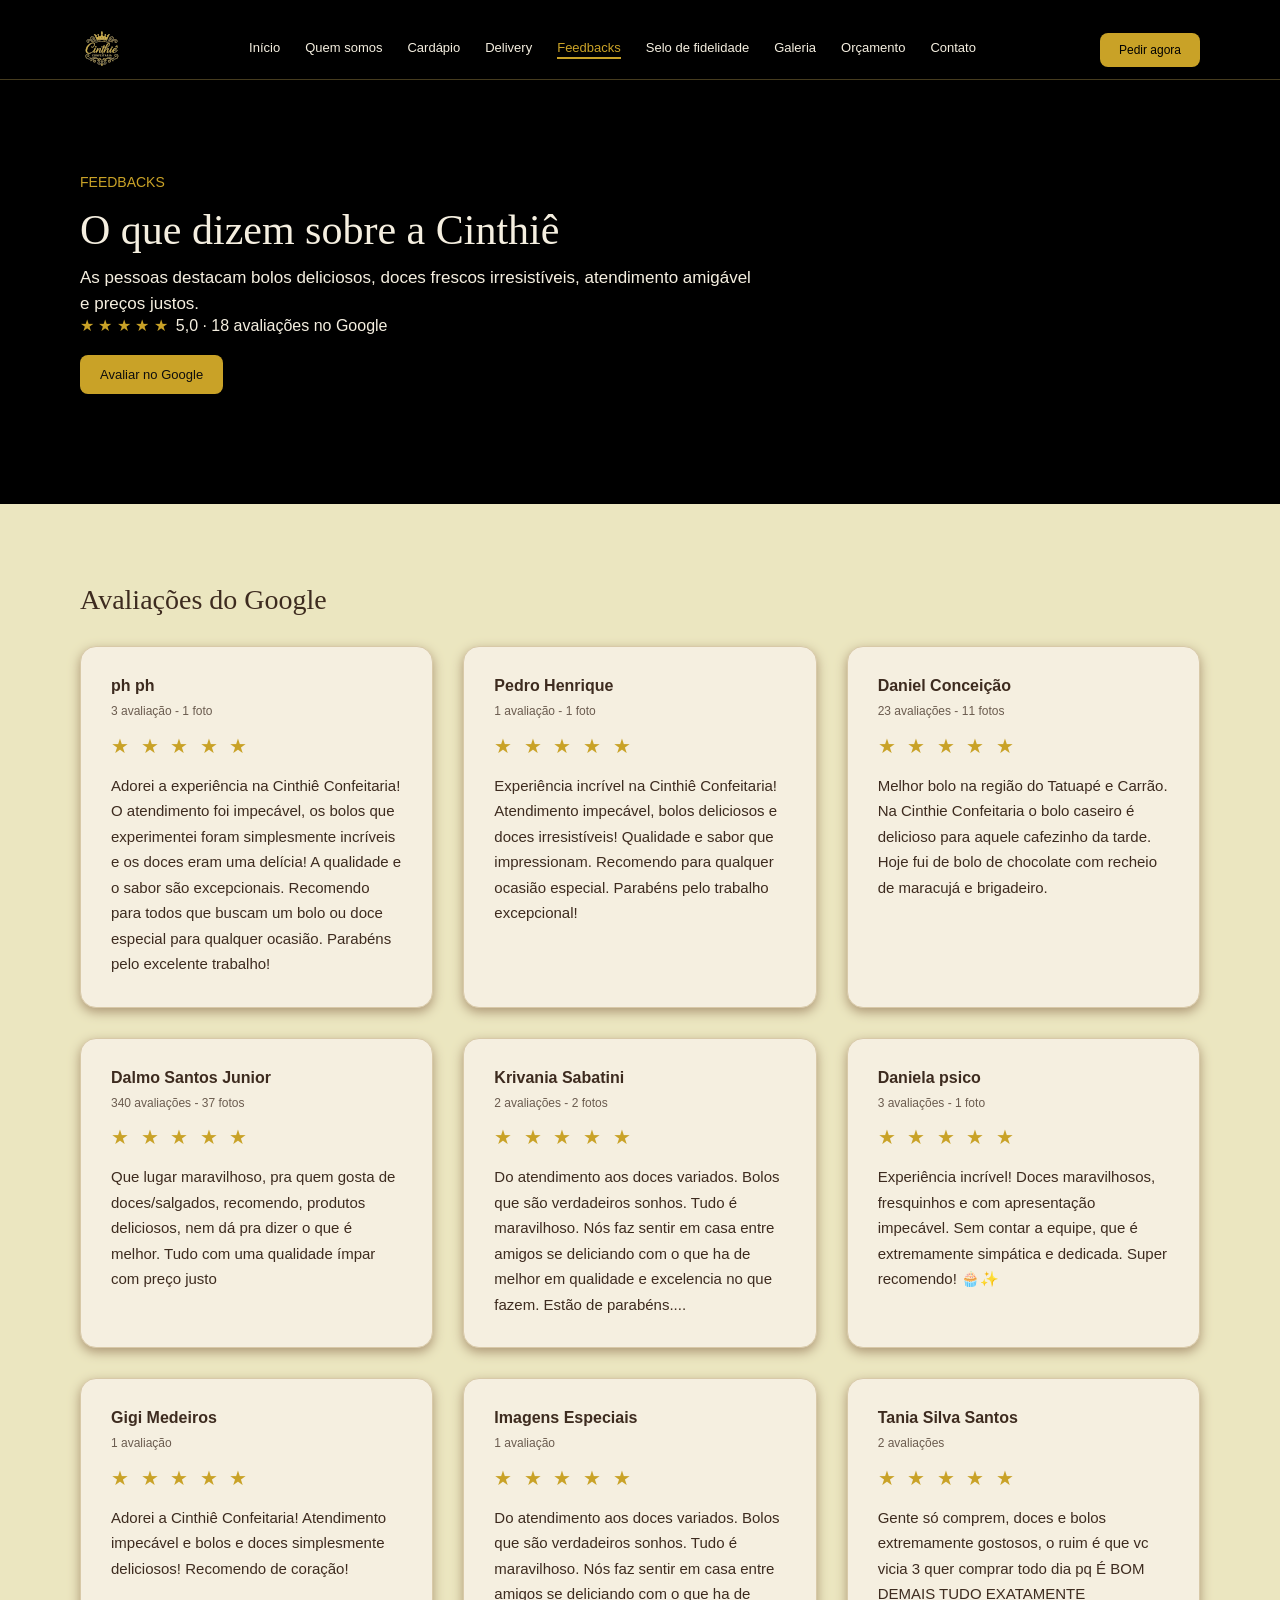
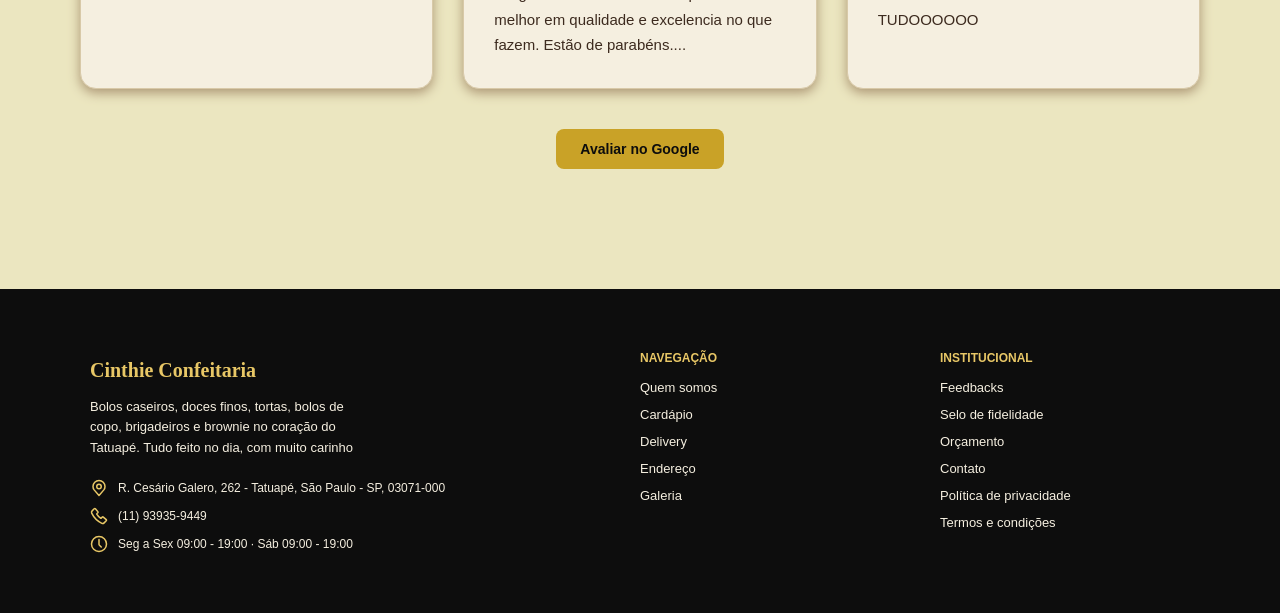
<file: pages/feedbacks.html>
<!DOCTYPE html>
<html lang="pt-BR">
<head>
    <meta charset="UTF-8">
    <meta name="viewport" content="width=device-width, initial-scale=1.0">
    <title>Feedbacks</title>
    <link rel="stylesheet" href="../css/style.css">
    <script src="../js/script.js" defer></script>
</head>
<body class="pagina-feedbacks">
    <header>
     <nav>
      <div class="logo">
        <img src="../assets/imagens/Logo.png" alt="Logo Cinthie Confeitaria"> 
      </div>

      <div class="menu">
        <a  href="../index.html">Início</a>
        <a  href="quem-somos.html"> Quem somos</a>
        <a  href="cardapio.html">Cardápio</a>  
        <a href="delivery.html">Delivery</a>
        <a href="feedbacks.html" class="ativo">Feedbacks</a>
        <a href="fidelidade.html">Selo de fidelidade</a>
        <a href="galeria.html">Galeria</a>
        <a href="orcamento.html">Orçamento</a> 
        <a href="contato.html">Contato</a>
      </div>

        <a class="botao-whatsapp" href="https://api.whatsapp.com/message/5Y5LJ5SL3XVCG1?autoload=1&app_absent=0" target="_blank" rel="noopener noreferrer" >Pedir agora</a>
    </nav>
    <div class="linha-divisoria"></div>
    <div class="banner">
      <div class="coluna-texto">
        <div class="texto">
        <p class="informacao">FEEDBACKS</p>
        <h1>O que dizem sobre a Cinthiê</h1>
        <p>As pessoas destacam bolos deliciosos, doces frescos irresistíveis, atendimento amigável <br> e preços justos.</p> 
        </div>
        <div class="avaliacao">
          <span class="estrela"> &#9733; &#9733; &#9733; &#9733; &#9733;</span>
          <span>5,0 · 18 avaliações no Google</span>
        </div>
          <div class="botoes-home">
            <a class= "botao-principal"
              href="https://www.google.com/maps/place/R.+Ces%C3%A1rio+Galero,+262+-+Tatuap%C3%A9,+S%C3%A3o+Paulo+-+SP,+03071-000/@-23.5344163,-46.5604147,17z/data=!3m1!4b1!4m6!3m5!1s0x94ce5ef0d89738f7:0x917d6e8b3c841664!8m2!3d-23.5344163!4d-46.5604147!16s%2Fg%2F11tcxhbc6v?entry=ttu&g_ep=EgoyMDI2MDkwMS4wIKXMDSoASAFQAw%3D%3D" target="_blank"
              rel="noopener noreferrer"> 
              Avaliar no Google
            </a>
          </div>
        </div>
    </div>      
    </header>
  <main>
      <section class = "comentarios-google">
        <h2>Avaliações do Google</h2>
            <article class="comentarios">
              <h3>ph ph</h3>
              <p class="descricao">3 avaliação - 1 foto</p>
              <span class="estrela"> &#9733; &#9733; &#9733; &#9733; &#9733;</span>
              <p> 
                Adorei a experiência na Cinthiê Confeitaria! O atendimento foi impecável, 
                os bolos que experimentei foram simplesmente incríveis e os doces eram uma delícia! 
                A qualidade e o sabor são excepcionais. Recomendo para todos que buscam um bolo ou doce 
                especial para qualquer ocasião. Parabéns pelo excelente trabalho!
              </p>
              
            </article>
            <article class="comentarios">
              <h3>Pedro Henrique</h3>
              <p class="descricao">1 avaliação - 1 foto</p>
              <span class="estrela"> &#9733; &#9733; &#9733; &#9733; &#9733;</span>
              <p> 
                Experiência incrível na Cinthiê Confeitaria! Atendimento impecável, 
                bolos deliciosos e doces irresistíveis! Qualidade e sabor que impressionam. 
                Recomendo para qualquer ocasião especial. 
                Parabéns pelo trabalho excepcional!
              </p>
              
            </article>
            <article class="comentarios"> <h3>Daniel Conceição</h3>
              <p class="descricao">23 avaliações - 11 fotos</p>
              <span class="estrela"> &#9733; &#9733; &#9733; &#9733; &#9733;</span>
              <p> 
                Melhor bolo na região do Tatuapé e Carrão.
                Na Cinthie Confeitaria o bolo caseiro é delicioso para aquele cafezinho da tarde.
                Hoje fui de bolo de chocolate com recheio de maracujá e brigadeiro.
              </p>
            </article>

            <article class="comentarios">
              <h3>Dalmo Santos Junior</h3>
              <p class="descricao">340 avaliações - 37 fotos</p>
              <span class="estrela"> &#9733; &#9733; &#9733; &#9733; &#9733;</span>
              <p> 
                Que lugar maravilhoso, pra quem gosta de doces/salgados, recomendo, produtos deliciosos, nem dá pra dizer o que é melhor. Tudo com uma qualidade ímpar com preço justo
              </p>
              
            </article>
            <article class="comentarios">
              <h3>Krivania Sabatini</h3>
              <p class="descricao">2 avaliações - 2 fotos</p>
              <span class="estrela"> &#9733; &#9733; &#9733; &#9733; &#9733;</span>
              <p> 
                Do atendimento aos doces variados. Bolos que são verdadeiros sonhos. Tudo é maravilhoso. Nós faz sentir em casa entre amigos se deliciando com o que ha de melhor em qualidade e excelencia no que fazem. Estão de parabéns....
              </p>
              
            </article>
            <article class="comentarios"> 
              <h3>Daniela psico</h3>
              <p class="descricao">3 avaliações - 1 foto</p>
              <span class="estrela"> &#9733; &#9733; &#9733; &#9733; &#9733; </span>
              <p> 
                Experiência incrível! Doces maravilhosos, fresquinhos e com apresentação impecável. Sem contar a equipe, que é extremamente simpática e dedicada. Super recomendo! 🧁✨
              </p>
            </article>

            <article class="comentarios">
              <h3>Gigi Medeiros</h3>
              <p class="descricao">1 avaliação</p>
              <span class="estrela"> &#9733; &#9733; &#9733; &#9733; &#9733;</span>
              <p> 
                Adorei a Cinthiê Confeitaria! Atendimento impecável e bolos e doces simplesmente deliciosos! Recomendo de coração!
              </p>
              
            </article>
            <article class="comentarios">
              <h3>Imagens Especiais</h3>
              <p class="descricao">1 avaliação</p>
              <span class="estrela"> &#9733; &#9733; &#9733; &#9733; &#9733;</span>
              <p> 
                Do atendimento aos doces variados. Bolos que são verdadeiros sonhos. Tudo é maravilhoso. Nós faz sentir em casa entre amigos se deliciando com o que ha de melhor em qualidade e excelencia no que fazem. Estão de parabéns....
              </p>
              
            </article>
            <article class="comentarios"> 
              <h3>Tania Silva Santos</h3>
              <p class="descricao">2 avaliações</p>
              <span class="estrela"> &#9733; &#9733; &#9733; &#9733; &#9733;</span>
              <p> 
                Gente só comprem, doces e bolos extremamente gostosos, o ruim é que vc vicia 3 quer comprar todo dia pq É BOM DEMAIS TUDO EXATAMENTE TUDOOOOOO
              </p>
            </article>
            <div class="site-comentarios">
            <a class= "avaliar"
              href="https://www.google.com/maps/place/Cinthi%C3%AA+Confeitaria/@-23.5344163,-46.5604147,17z/data=!4m8!3m7!1s0x94ce5f0009c11637:0x77d9354ab8d7a62b!8m2!3d-23.5344163!4d-46.5604147!9m1!1b1!16s%2Fg%2F11yn1lnc_f?entry=ttu&g_ep=EgoyMDI2MDkwMS4wIKXMDSoASAFQAw%3D%3D"
              target="_blank"
              rel="noopener noreferrer"> 
              Avaliar no Google
            </a>
          </div>
    </section>
  </main>

  <footer>
    <div class="informações">

        <div class="marca">
            <h3>Cinthie Confeitaria</h3>

            <p>
                Bolos caseiros, doces finos, tortas, bolos de copo, brigadeiros e brownie no coração do Tatuapé.
                Tudo feito no dia, com muito carinho
            </p>

            <div class="informacao">
                <svg xmlns="http://www.w3.org/2000/svg" width="1em" height="1em" viewBox="0 0 24 24">
                    <path d="M0 0h24v24H0z" fill="none"/>
                    <g fill="none" stroke="currentColor" stroke-linecap="round" stroke-linejoin="round" stroke-width="2">
                        <circle cx="12" cy="10" r="3"/>
                        <path d="M12 2a8 8 0 0 0-8 8c0 1.892.402 3.13 1.5 4.5L12 22l6.5-7.5c1.098-1.37 1.5-2.608 1.5-4.5a8 8 0 0 0-8-8"/>
                    </g>
                </svg>
                <p>R. Cesário Galero, 262 - Tatuapé, São Paulo - SP, 03071-000</p>
            </div>

            <div class="informacao">
                <svg xmlns="http://www.w3.org/2000/svg" width="1em" height="1em" viewBox="0 0 24 24">
                    <path d="M0 0h24v24H0z" fill="none"/>
                    <path fill="none" stroke="currentColor" stroke-linecap="round" stroke-linejoin="round" stroke-width="2"
                        d="M10.554 6.24L7.171 2.335c-.39-.45-1.105-.448-1.558.006L2.831 5.128c-.828.829-1.065 2.06-.586 3.047a29.2 29.2 0 0 0 13.561 13.58c.986.479 2.216.242 3.044-.587l2.808-2.813c.455-.455.456-1.174.002-1.564l-3.92-3.365c-.41-.352-1.047-.306-1.458.106l-1.364 1.366a.46.46 0 0 1-.553.088a14.56 14.56 0 0 1-5.36-5.367a.46.46 0 0 1 .088-.554l1.36-1.361c.412-.414.457-1.054.101-1.465"/>
                </svg>
                <p>(11) 93935-9449</p>
            </div>

            <div class="informacao">
                <svg xmlns="http://www.w3.org/2000/svg" width="1em" height="1em" viewBox="0 0 24 24">
                    <path d="M0 0h24v24H0z" fill="none"/>
                    <g fill="none" stroke="currentColor" stroke-linecap="round" stroke-linejoin="round" stroke-width="2">
                        <circle cx="12" cy="12" r="10"/>
                        <path d="m15 16l-2.414-2.414A2 2 0 0 1 12 12.172V6"/>
                    </g>
                </svg>
                <p>Seg a Sex 09:00 - 19:00 · Sáb 09:00 - 19:00</p>
            </div>

        </div>

        <div class="navegação">
            <h3>NAVEGAÇÃO</h3>

            <a href="quem-somos.html">Quem somos</a>
            <a href="cardapio.html">Cardápio</a>
            <a href="delivery.html">Delivery</a>
            <a href="endereco.html">Endereço</a>
            <a href="galeria.html">Galeria</a>
        </div>

        <div class="institucional">
            <h3>INSTITUCIONAL</h3>

            <a href="feedbacks.html">Feedbacks</a>
            <a href="fidelidade.html">Selo de fidelidade</a>
            <a href="orcamento.html">Orçamento</a>
            <a href="contato.html">Contato</a>
            <a href="politica.html">Política de privacidade</a>
            <a href="termos.html">Termos e condições</a>
        </div>

    </div>
</footer>

</body>
</html>
</file>
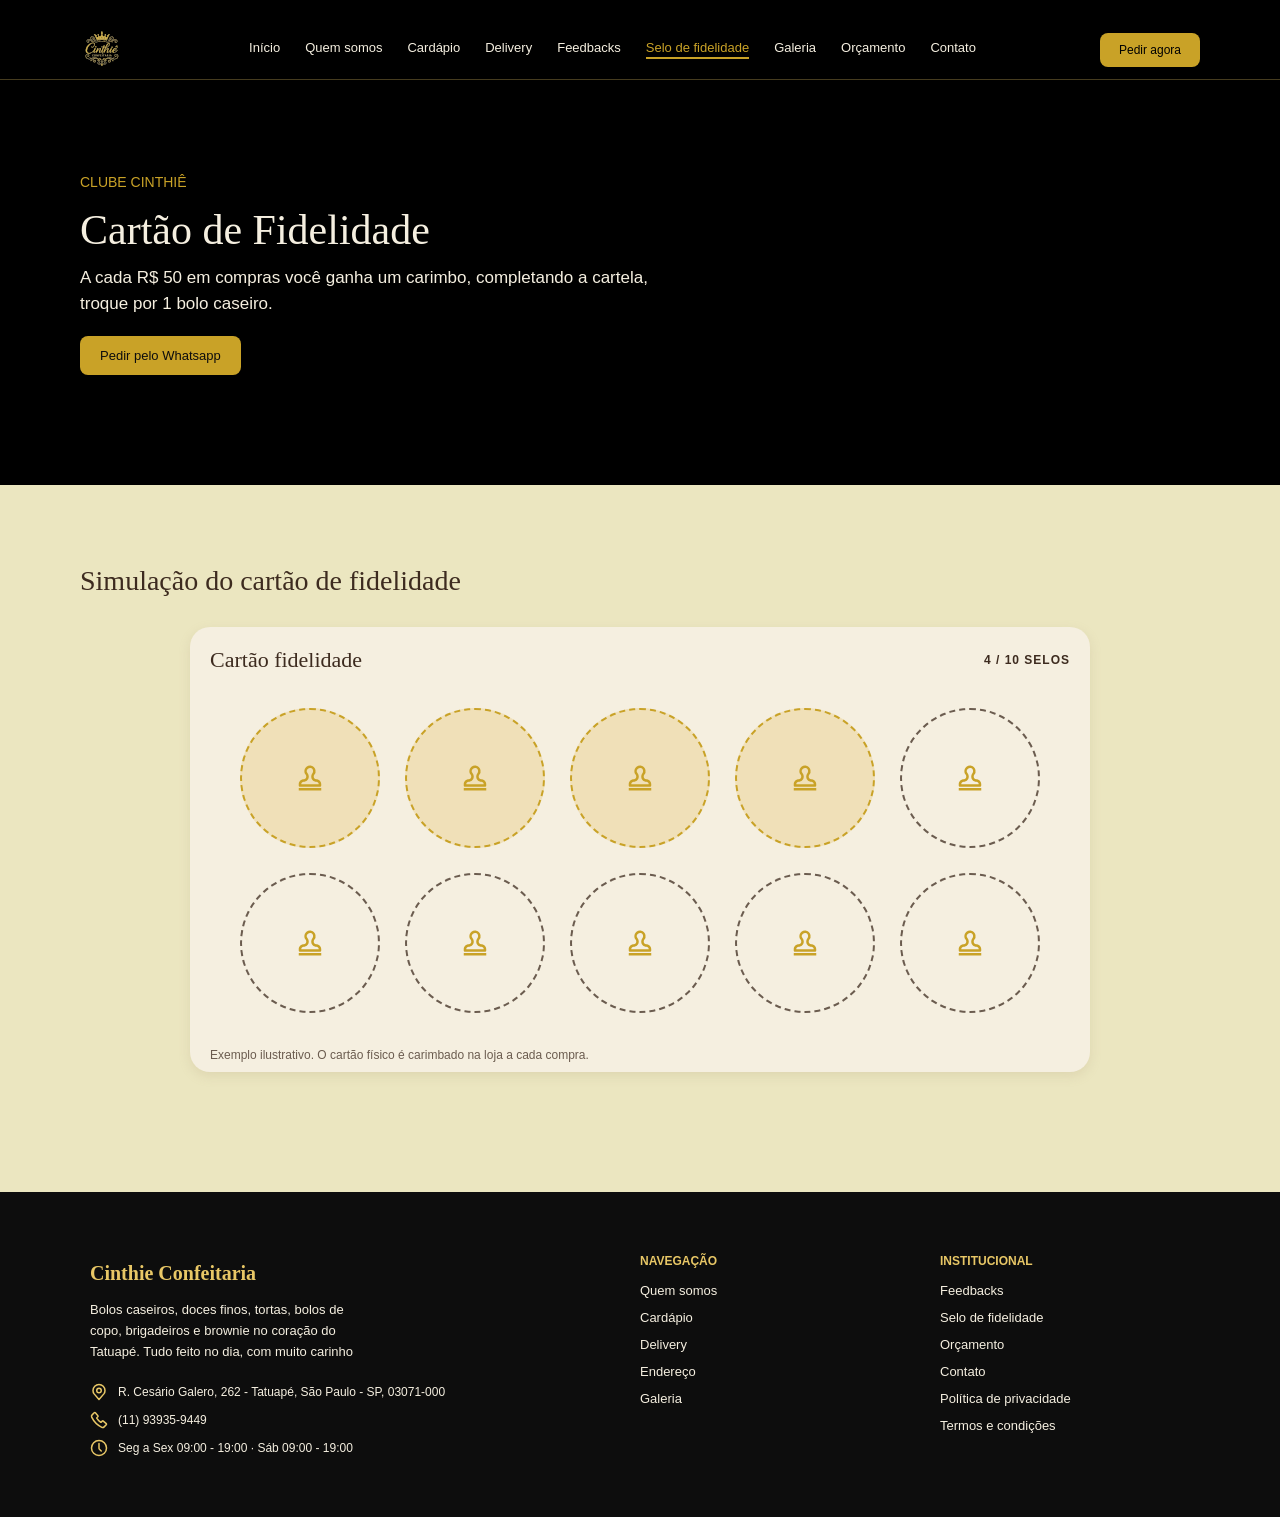
<file: pages/fidelidade.html>
<!DOCTYPE html>
<html lang="pt-BR">
<head>
    <meta charset="UTF-8">
    <meta name="viewport" content="width=device-width, initial-scale=1.0">
    <title>Fidelidade</title>
    <link rel="stylesheet" href="../css/style.css">
    <script src="../js/script.js" defer></script>
</head>
<body>
    <header>
     <nav>
      <div class="logo">
        <img src="../assets/imagens/Logo.png" alt="Logo Cinthie Confeitaria"> 
      </div>

      <div class="menu">
        <a  href="../index.html">Início</a>
        <a  href="quem-somos.html"> Quem somos</a>
        <a  href="cardapio.html">Cardápio</a>  
        <a href="delivery.html">Delivery</a>
        <a href="feedbacks.html">Feedbacks</a>
        <a href="fidelidade.html" class="ativo">Selo de fidelidade</a>
        <a href="galeria.html">Galeria</a>
        <a href="orcamento.html">Orçamento</a>
        <a href="contato.html">Contato</a>
      </div>

        <a class="botao-whatsapp" href="https://api.whatsapp.com/message/5Y5LJ5SL3XVCG1?autoload=1&app_absent=0" target="_blank"
        rel="noopener noreferrer" >Pedir agora</a>
    </nav>
    <div class="linha-divisoria"></div>
    <div class="banner">
      <div class="coluna-texto">
        <div class="texto">
            <p class="informacao">CLUBE CINTHIÊ</p>
            <h1>Cartão de Fidelidade</h1>
            <p>A cada R$ 50 em compras você ganha um carimbo, completando a cartela, <br> troque por 1 bolo caseiro.</p>
        </div>
            <div class="botoes-home">
            <a class= "botao-principal"
                href="https://api.whatsapp.com/message/5Y5LJ5SL3XVCG1?autoload=1&app_absent=0" target="_blank"
                rel="noopener noreferrer"> 
                Pedir pelo Whatsapp
            </a>
            </div>
      </div>    
    </div>
    </header>

    <main>
        <section class="fidelidade">
            <h2>Simulação do cartão de fidelidade</h2>
            <article class="cartao-fidelidade">
                <div class="topo">
                    <h3>Cartão fidelidade</h3>
                    <span class="contagem"> 4 / 10 SELOS</span>
                </div>
                <div class="grade">
                    <div class="selo-ok">
                        <svg xmlns="http://www.w3.org/2000/svg" width="1em" height="1em" viewBox="0 0 24 24" aria-hidden="true">
                        <path d="M0 0h24v24H0z" fill="none" />
                        <path fill="currentColor" d="M17 13c-1.1 0-2-.9-2-2v-.36c0-.47.15-.91.43-1.23a4.49 4.49 0 0 0 .96-3.88c-.35-1.66-1.7-3.03-3.35-3.4c-1.37-.31-2.77 0-3.85.86s-1.7 2.14-1.7 3.52c0 1.08.39 2.12 1.1 2.94c.26.3.4.73.4 1.2v.36c0 1.1-.9 2-2 2c-2.21 0-4 1.79-4 4v1c0 .55.45 1 1 1h16c.55 0 1-.45 1-1v-1c0-2.21-1.79-4-4-4ZM5 17c0-1.1.9-2 2-2c2.21 0 4-1.79 4-4v-.36c0-.96-.32-1.85-.89-2.51a2.503 2.503 0 0 1 .33-3.59c.61-.49 1.38-.65 2.16-.48c.9.21 1.64.96 1.84 1.87c.17.8-.02 1.57-.53 2.17c-.59.69-.91 1.59-.91 2.53v.36c0 2.21 1.79 4 4 4c1.1 0 2 .9 2 2H5Zm-2 3h18v2H3z" />
                        </svg>
                    </div>
                    <div class="selo-ok">
                        <svg xmlns="http://www.w3.org/2000/svg" width="1em" height="1em" viewBox="0 0 24 24" aria-hidden="true">
                        <path d="M0 0h24v24H0z" fill="none" />
                        <path fill="currentColor" d="M17 13c-1.1 0-2-.9-2-2v-.36c0-.47.15-.91.43-1.23a4.49 4.49 0 0 0 .96-3.88c-.35-1.66-1.7-3.03-3.35-3.4c-1.37-.31-2.77 0-3.85.86s-1.7 2.14-1.7 3.52c0 1.08.39 2.12 1.1 2.94c.26.3.4.73.4 1.2v.36c0 1.1-.9 2-2 2c-2.21 0-4 1.79-4 4v1c0 .55.45 1 1 1h16c.55 0 1-.45 1-1v-1c0-2.21-1.79-4-4-4ZM5 17c0-1.1.9-2 2-2c2.21 0 4-1.79 4-4v-.36c0-.96-.32-1.85-.89-2.51a2.503 2.503 0 0 1 .33-3.59c.61-.49 1.38-.65 2.16-.48c.9.21 1.64.96 1.84 1.87c.17.8-.02 1.57-.53 2.17c-.59.69-.91 1.59-.91 2.53v.36c0 2.21 1.79 4 4 4c1.1 0 2 .9 2 2H5Zm-2 3h18v2H3z" />
                        </svg>
                    </div>
                    <div class="selo-ok">
                        <svg xmlns="http://www.w3.org/2000/svg" width="1em" height="1em" viewBox="0 0 24 24" aria-hidden="true">
                        <path d="M0 0h24v24H0z" fill="none" />
                        <path fill="currentColor" d="M17 13c-1.1 0-2-.9-2-2v-.36c0-.47.15-.91.43-1.23a4.49 4.49 0 0 0 .96-3.88c-.35-1.66-1.7-3.03-3.35-3.4c-1.37-.31-2.77 0-3.85.86s-1.7 2.14-1.7 3.52c0 1.08.39 2.12 1.1 2.94c.26.3.4.73.4 1.2v.36c0 1.1-.9 2-2 2c-2.21 0-4 1.79-4 4v1c0 .55.45 1 1 1h16c.55 0 1-.45 1-1v-1c0-2.21-1.79-4-4-4ZM5 17c0-1.1.9-2 2-2c2.21 0 4-1.79 4-4v-.36c0-.96-.32-1.85-.89-2.51a2.503 2.503 0 0 1 .33-3.59c.61-.49 1.38-.65 2.16-.48c.9.21 1.64.96 1.84 1.87c.17.8-.02 1.57-.53 2.17c-.59.69-.91 1.59-.91 2.53v.36c0 2.21 1.79 4 4 4c1.1 0 2 .9 2 2H5Zm-2 3h18v2H3z" />
                        </svg>
                    </div>
                    <div class="selo-ok">
                        <svg xmlns="http://www.w3.org/2000/svg" width="1em" height="1em" viewBox="0 0 24 24" aria-hidden="true">
                        <path d="M0 0h24v24H0z" fill="none" />
                        <path fill="currentColor" d="M17 13c-1.1 0-2-.9-2-2v-.36c0-.47.15-.91.43-1.23a4.49 4.49 0 0 0 .96-3.88c-.35-1.66-1.7-3.03-3.35-3.4c-1.37-.31-2.77 0-3.85.86s-1.7 2.14-1.7 3.52c0 1.08.39 2.12 1.1 2.94c.26.3.4.73.4 1.2v.36c0 1.1-.9 2-2 2c-2.21 0-4 1.79-4 4v1c0 .55.45 1 1 1h16c.55 0 1-.45 1-1v-1c0-2.21-1.79-4-4-4ZM5 17c0-1.1.9-2 2-2c2.21 0 4-1.79 4-4v-.36c0-.96-.32-1.85-.89-2.51a2.503 2.503 0 0 1 .33-3.59c.61-.49 1.38-.65 2.16-.48c.9.21 1.64.96 1.84 1.87c.17.8-.02 1.57-.53 2.17c-.59.69-.91 1.59-.91 2.53v.36c0 2.21 1.79 4 4 4c1.1 0 2 .9 2 2H5Zm-2 3h18v2H3z" />
                        </svg>
                    </div>
                    <div class="selo">
                        <svg xmlns="http://www.w3.org/2000/svg" width="1em" height="1em" viewBox="0 0 24 24" aria-hidden="true">
                        <path d="M0 0h24v24H0z" fill="none" />
                        <path fill="currentColor" d="M17 13c-1.1 0-2-.9-2-2v-.36c0-.47.15-.91.43-1.23a4.49 4.49 0 0 0 .96-3.88c-.35-1.66-1.7-3.03-3.35-3.4c-1.37-.31-2.77 0-3.85.86s-1.7 2.14-1.7 3.52c0 1.08.39 2.12 1.1 2.94c.26.3.4.73.4 1.2v.36c0 1.1-.9 2-2 2c-2.21 0-4 1.79-4 4v1c0 .55.45 1 1 1h16c.55 0 1-.45 1-1v-1c0-2.21-1.79-4-4-4ZM5 17c0-1.1.9-2 2-2c2.21 0 4-1.79 4-4v-.36c0-.96-.32-1.85-.89-2.51a2.503 2.503 0 0 1 .33-3.59c.61-.49 1.38-.65 2.16-.48c.9.21 1.64.96 1.84 1.87c.17.8-.02 1.57-.53 2.17c-.59.69-.91 1.59-.91 2.53v.36c0 2.21 1.79 4 4 4c1.1 0 2 .9 2 2H5Zm-2 3h18v2H3z" />
                        </svg>
                    </div>
                    <div class="selo">
                        <svg xmlns="http://www.w3.org/2000/svg" width="1em" height="1em" viewBox="0 0 24 24" aria-hidden="true">
                        <path d="M0 0h24v24H0z" fill="none" />
                        <path fill="currentColor" d="M17 13c-1.1 0-2-.9-2-2v-.36c0-.47.15-.91.43-1.23a4.49 4.49 0 0 0 .96-3.88c-.35-1.66-1.7-3.03-3.35-3.4c-1.37-.31-2.77 0-3.85.86s-1.7 2.14-1.7 3.52c0 1.08.39 2.12 1.1 2.94c.26.3.4.73.4 1.2v.36c0 1.1-.9 2-2 2c-2.21 0-4 1.79-4 4v1c0 .55.45 1 1 1h16c.55 0 1-.45 1-1v-1c0-2.21-1.79-4-4-4ZM5 17c0-1.1.9-2 2-2c2.21 0 4-1.79 4-4v-.36c0-.96-.32-1.85-.89-2.51a2.503 2.503 0 0 1 .33-3.59c.61-.49 1.38-.65 2.16-.48c.9.21 1.64.96 1.84 1.87c.17.8-.02 1.57-.53 2.17c-.59.69-.91 1.59-.91 2.53v.36c0 2.21 1.79 4 4 4c1.1 0 2 .9 2 2H5Zm-2 3h18v2H3z" />
                        </svg>
                    </div>
                    <div class="selo">
                        <svg xmlns="http://www.w3.org/2000/svg" width="1em" height="1em" viewBox="0 0 24 24" aria-hidden="true">
                        <path d="M0 0h24v24H0z" fill="none" />
                        <path fill="currentColor" d="M17 13c-1.1 0-2-.9-2-2v-.36c0-.47.15-.91.43-1.23a4.49 4.49 0 0 0 .96-3.88c-.35-1.66-1.7-3.03-3.35-3.4c-1.37-.31-2.77 0-3.85.86s-1.7 2.14-1.7 3.52c0 1.08.39 2.12 1.1 2.94c.26.3.4.73.4 1.2v.36c0 1.1-.9 2-2 2c-2.21 0-4 1.79-4 4v1c0 .55.45 1 1 1h16c.55 0 1-.45 1-1v-1c0-2.21-1.79-4-4-4ZM5 17c0-1.1.9-2 2-2c2.21 0 4-1.79 4-4v-.36c0-.96-.32-1.85-.89-2.51a2.503 2.503 0 0 1 .33-3.59c.61-.49 1.38-.65 2.16-.48c.9.21 1.64.96 1.84 1.87c.17.8-.02 1.57-.53 2.17c-.59.69-.91 1.59-.91 2.53v.36c0 2.21 1.79 4 4 4c1.1 0 2 .9 2 2H5Zm-2 3h18v2H3z" />
                        </svg>
                    </div>
                    <div class="selo">
                        <svg xmlns="http://www.w3.org/2000/svg" width="1em" height="1em" viewBox="0 0 24 24" aria-hidden="true">
                        <path d="M0 0h24v24H0z" fill="none" />
                        <path fill="currentColor" d="M17 13c-1.1 0-2-.9-2-2v-.36c0-.47.15-.91.43-1.23a4.49 4.49 0 0 0 .96-3.88c-.35-1.66-1.7-3.03-3.35-3.4c-1.37-.31-2.77 0-3.85.86s-1.7 2.14-1.7 3.52c0 1.08.39 2.12 1.1 2.94c.26.3.4.73.4 1.2v.36c0 1.1-.9 2-2 2c-2.21 0-4 1.79-4 4v1c0 .55.45 1 1 1h16c.55 0 1-.45 1-1v-1c0-2.21-1.79-4-4-4ZM5 17c0-1.1.9-2 2-2c2.21 0 4-1.79 4-4v-.36c0-.96-.32-1.85-.89-2.51a2.503 2.503 0 0 1 .33-3.59c.61-.49 1.38-.65 2.16-.48c.9.21 1.64.96 1.84 1.87c.17.8-.02 1.57-.53 2.17c-.59.69-.91 1.59-.91 2.53v.36c0 2.21 1.79 4 4 4c1.1 0 2 .9 2 2H5Zm-2 3h18v2H3z" />
                        </svg>
                    </div>
                    <div class="selo">
                        <svg xmlns="http://www.w3.org/2000/svg" width="1em" height="1em" viewBox="0 0 24 24" aria-hidden="true">
                        <path d="M0 0h24v24H0z" fill="none" />
                        <path fill="currentColor" d="M17 13c-1.1 0-2-.9-2-2v-.36c0-.47.15-.91.43-1.23a4.49 4.49 0 0 0 .96-3.88c-.35-1.66-1.7-3.03-3.35-3.4c-1.37-.31-2.77 0-3.85.86s-1.7 2.14-1.7 3.52c0 1.08.39 2.12 1.1 2.94c.26.3.4.73.4 1.2v.36c0 1.1-.9 2-2 2c-2.21 0-4 1.79-4 4v1c0 .55.45 1 1 1h16c.55 0 1-.45 1-1v-1c0-2.21-1.79-4-4-4ZM5 17c0-1.1.9-2 2-2c2.21 0 4-1.79 4-4v-.36c0-.96-.32-1.85-.89-2.51a2.503 2.503 0 0 1 .33-3.59c.61-.49 1.38-.65 2.16-.48c.9.21 1.64.96 1.84 1.87c.17.8-.02 1.57-.53 2.17c-.59.69-.91 1.59-.91 2.53v.36c0 2.21 1.79 4 4 4c1.1 0 2 .9 2 2H5Zm-2 3h18v2H3z" />
                        </svg>
                    </div>
                    <div class="selo">
                        <svg xmlns="http://www.w3.org/2000/svg" width="1em" height="1em" viewBox="0 0 24 24" aria-hidden="true">
                        <path d="M0 0h24v24H0z" fill="none" />
                        <path fill="currentColor" d="M17 13c-1.1 0-2-.9-2-2v-.36c0-.47.15-.91.43-1.23a4.49 4.49 0 0 0 .96-3.88c-.35-1.66-1.7-3.03-3.35-3.4c-1.37-.31-2.77 0-3.85.86s-1.7 2.14-1.7 3.52c0 1.08.39 2.12 1.1 2.94c.26.3.4.73.4 1.2v.36c0 1.1-.9 2-2 2c-2.21 0-4 1.79-4 4v1c0 .55.45 1 1 1h16c.55 0 1-.45 1-1v-1c0-2.21-1.79-4-4-4ZM5 17c0-1.1.9-2 2-2c2.21 0 4-1.79 4-4v-.36c0-.96-.32-1.85-.89-2.51a2.503 2.503 0 0 1 .33-3.59c.61-.49 1.38-.65 2.16-.48c.9.21 1.64.96 1.84 1.87c.17.8-.02 1.57-.53 2.17c-.59.69-.91 1.59-.91 2.53v.36c0 2.21 1.79 4 4 4c1.1 0 2 .9 2 2H5Zm-2 3h18v2H3z" />
                        </svg>
                    </div>
                </div>
                <p class="legenda">Exemplo ilustrativo. O cartão físico é carimbado na loja a cada compra. </p>
            </article>
        </section>
    </main>
 <footer>
    <div class="informações">

        <div class="marca">
            <h3>Cinthie Confeitaria</h3>

            <p>
                Bolos caseiros, doces finos, tortas, bolos de copo, brigadeiros e brownie no coração do Tatuapé.
                Tudo feito no dia, com muito carinho
            </p>

            <div class="informacao">
                <svg xmlns="http://www.w3.org/2000/svg" width="1em" height="1em" viewBox="0 0 24 24">
                    <path d="M0 0h24v24H0z" fill="none"/>
                    <g fill="none" stroke="currentColor" stroke-linecap="round" stroke-linejoin="round" stroke-width="2">
                        <circle cx="12" cy="10" r="3"/>
                        <path d="M12 2a8 8 0 0 0-8 8c0 1.892.402 3.13 1.5 4.5L12 22l6.5-7.5c1.098-1.37 1.5-2.608 1.5-4.5a8 8 0 0 0-8-8"/>
                    </g>
                </svg>
                <p>R. Cesário Galero, 262 - Tatuapé, São Paulo - SP, 03071-000</p>
            </div>

            <div class="informacao">
                <svg xmlns="http://www.w3.org/2000/svg" width="1em" height="1em" viewBox="0 0 24 24">
                    <path d="M0 0h24v24H0z" fill="none"/>
                    <path fill="none" stroke="currentColor" stroke-linecap="round" stroke-linejoin="round" stroke-width="2"
                        d="M10.554 6.24L7.171 2.335c-.39-.45-1.105-.448-1.558.006L2.831 5.128c-.828.829-1.065 2.06-.586 3.047a29.2 29.2 0 0 0 13.561 13.58c.986.479 2.216.242 3.044-.587l2.808-2.813c.455-.455.456-1.174.002-1.564l-3.92-3.365c-.41-.352-1.047-.306-1.458.106l-1.364 1.366a.46.46 0 0 1-.553.088a14.56 14.56 0 0 1-5.36-5.367a.46.46 0 0 1 .088-.554l1.36-1.361c.412-.414.457-1.054.101-1.465"/>
                </svg>
                <p>(11) 93935-9449</p>
            </div>

            <div class="informacao">
                <svg xmlns="http://www.w3.org/2000/svg" width="1em" height="1em" viewBox="0 0 24 24">
                    <path d="M0 0h24v24H0z" fill="none"/>
                    <g fill="none" stroke="currentColor" stroke-linecap="round" stroke-linejoin="round" stroke-width="2">
                        <circle cx="12" cy="12" r="10"/>
                        <path d="m15 16l-2.414-2.414A2 2 0 0 1 12 12.172V6"/>
                    </g>
                </svg>
                <p>Seg a Sex 09:00 - 19:00 · Sáb 09:00 - 19:00</p>
            </div>

        </div>

        <div class="navegação">
            <h3>NAVEGAÇÃO</h3>

            <a href="quem-somos.html">Quem somos</a>
            <a href="cardapio.html">Cardápio</a>
            <a href="delivery.html">Delivery</a>
            <a href="endereco.html">Endereço</a>
            <a href="galeria.html">Galeria</a>
        </div>

        <div class="institucional">
            <h3>INSTITUCIONAL</h3>

            <a href="feedbacks.html">Feedbacks</a>
            <a href="fidelidade.html">Selo de fidelidade</a>
            <a href="orcamento.html">Orçamento</a>
            <a href="contato.html">Contato</a>
            <a href="politica.html">Política de privacidade</a>
            <a href="termos.html">Termos e condições</a>
        </div>

    </div>
</footer>
</body>
</html>
</file>
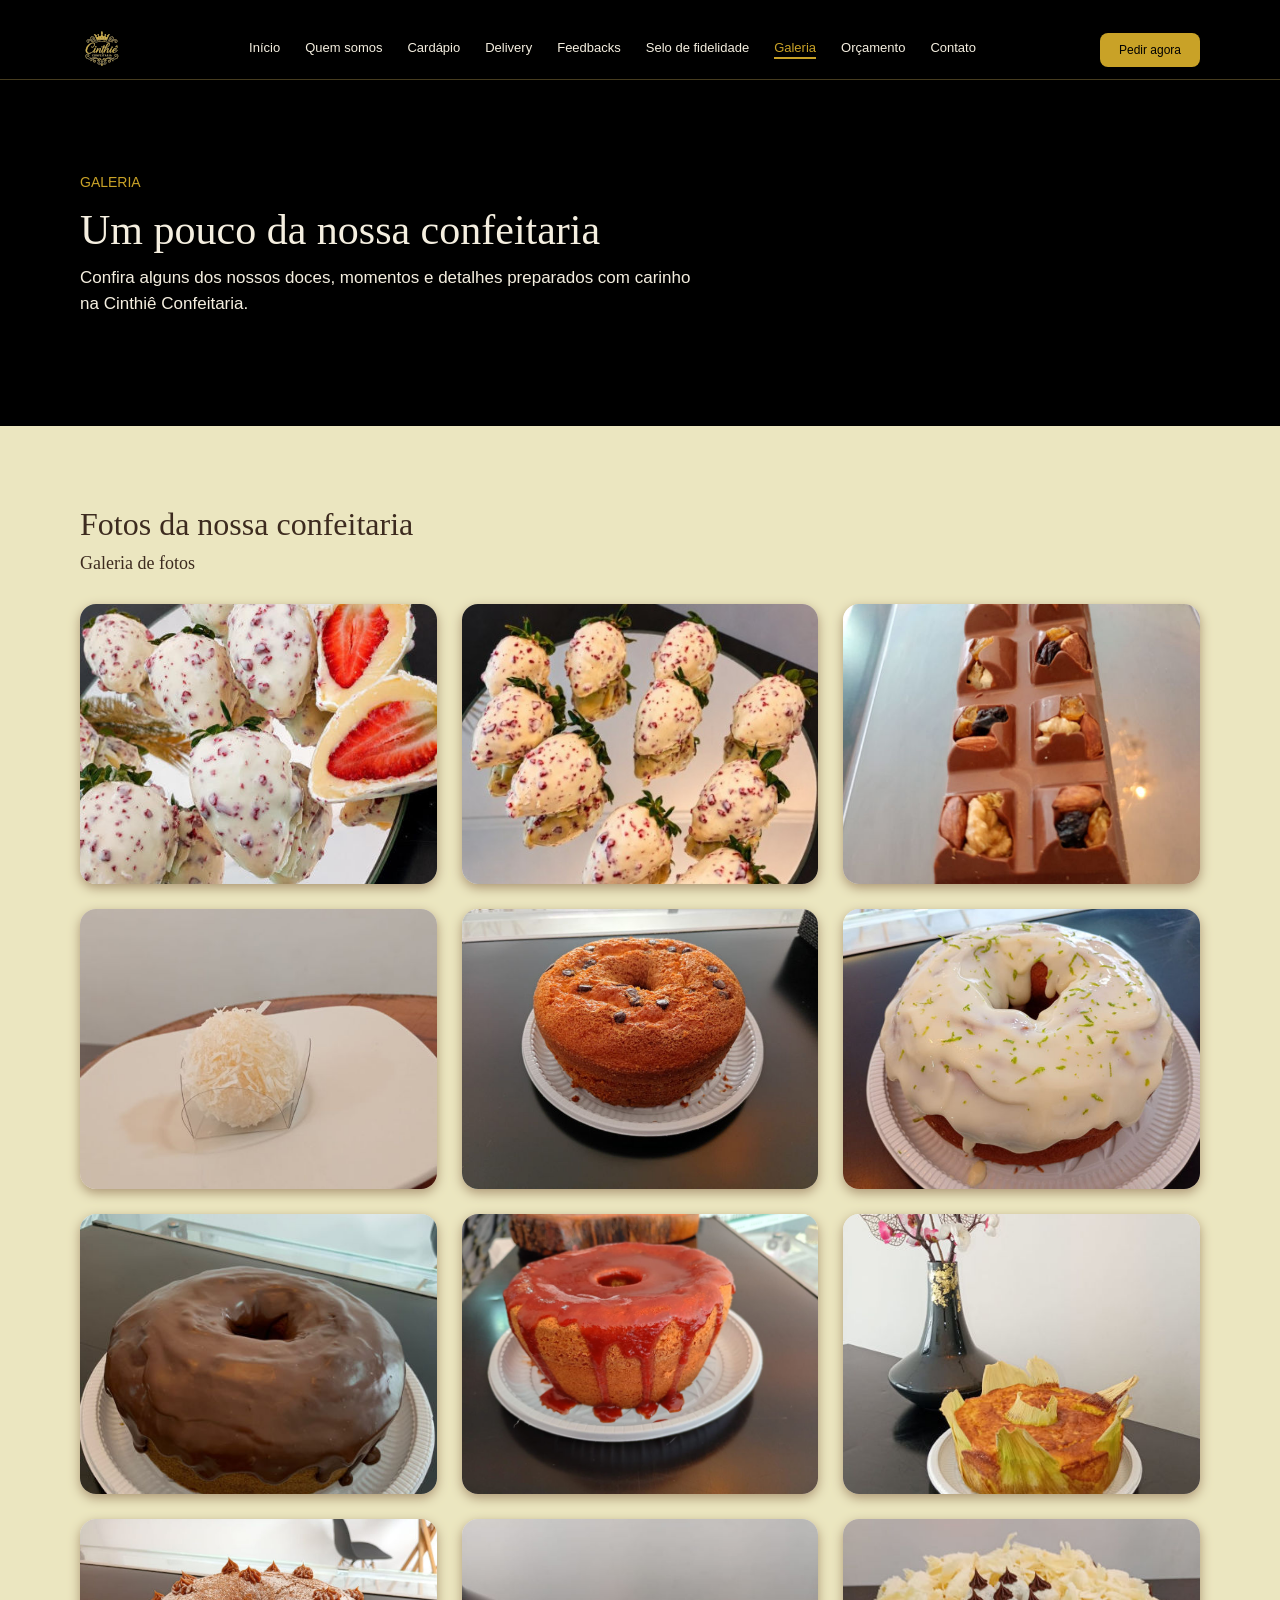
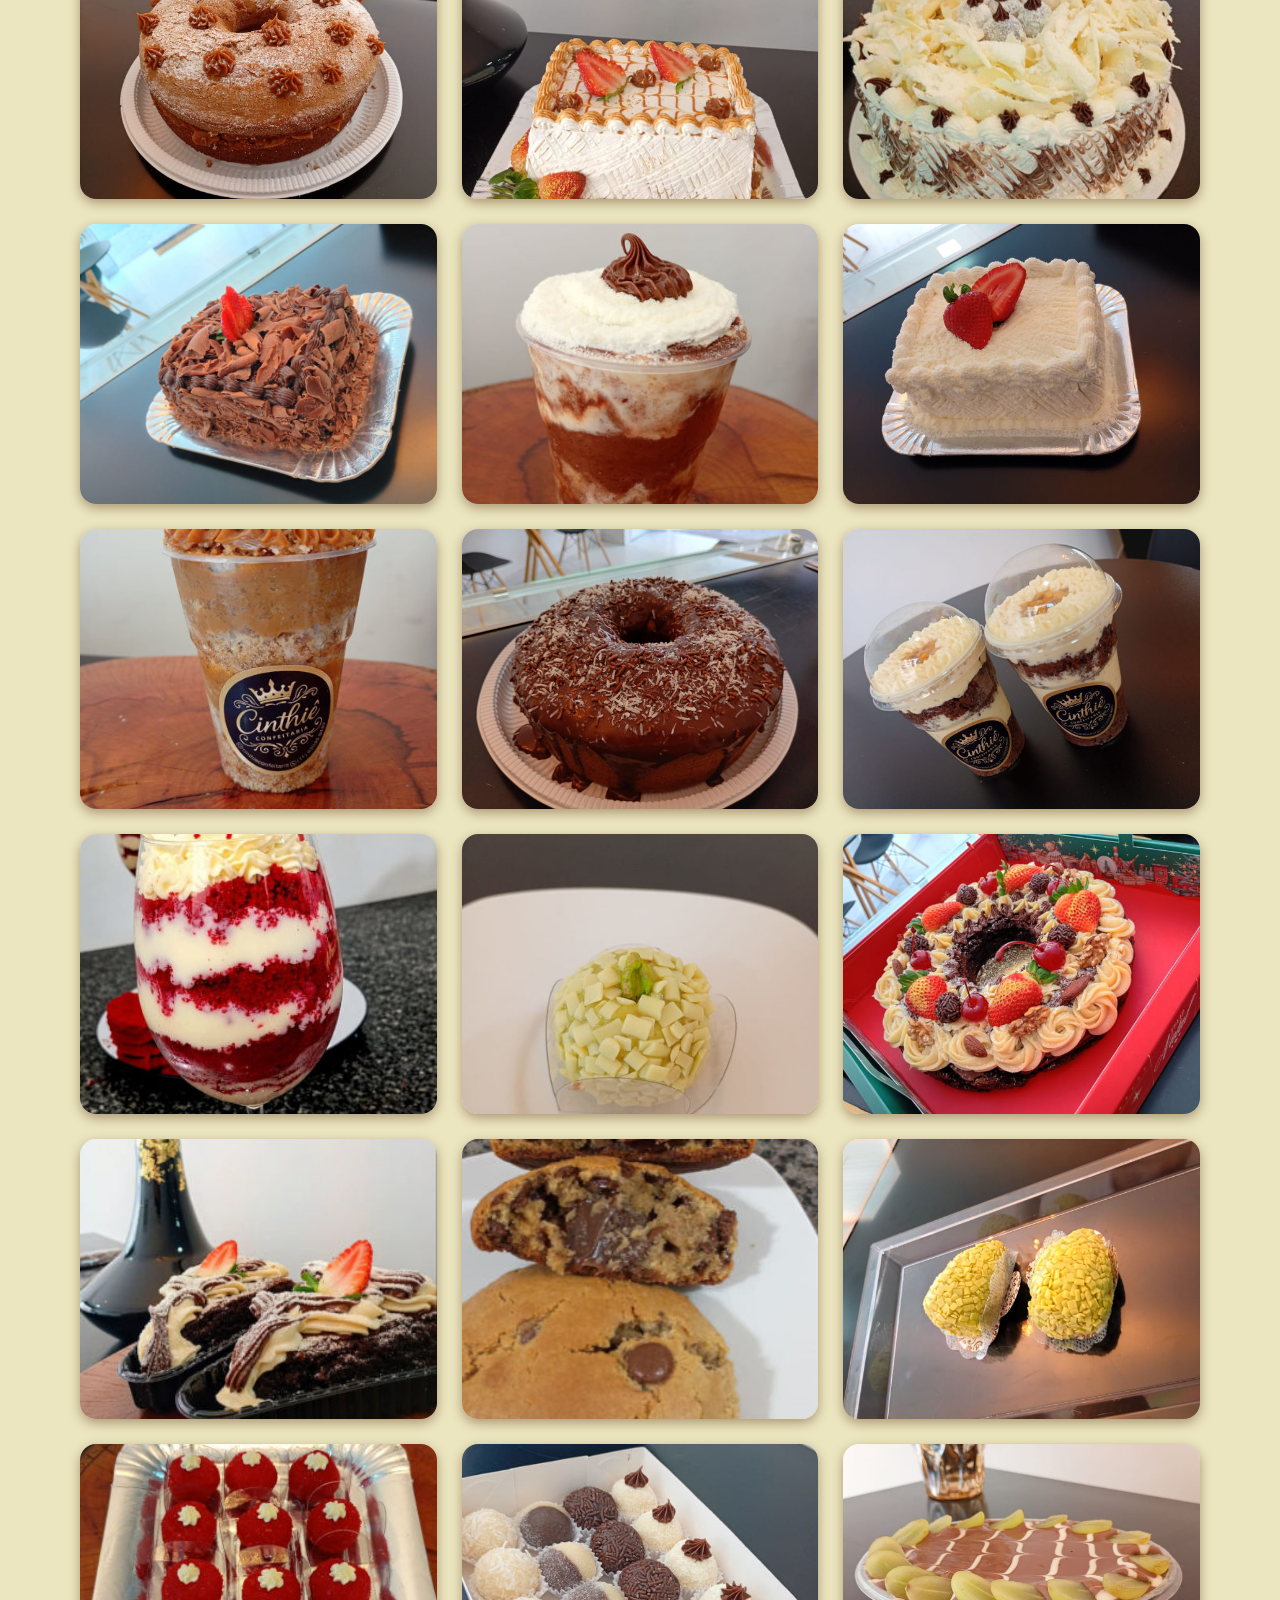
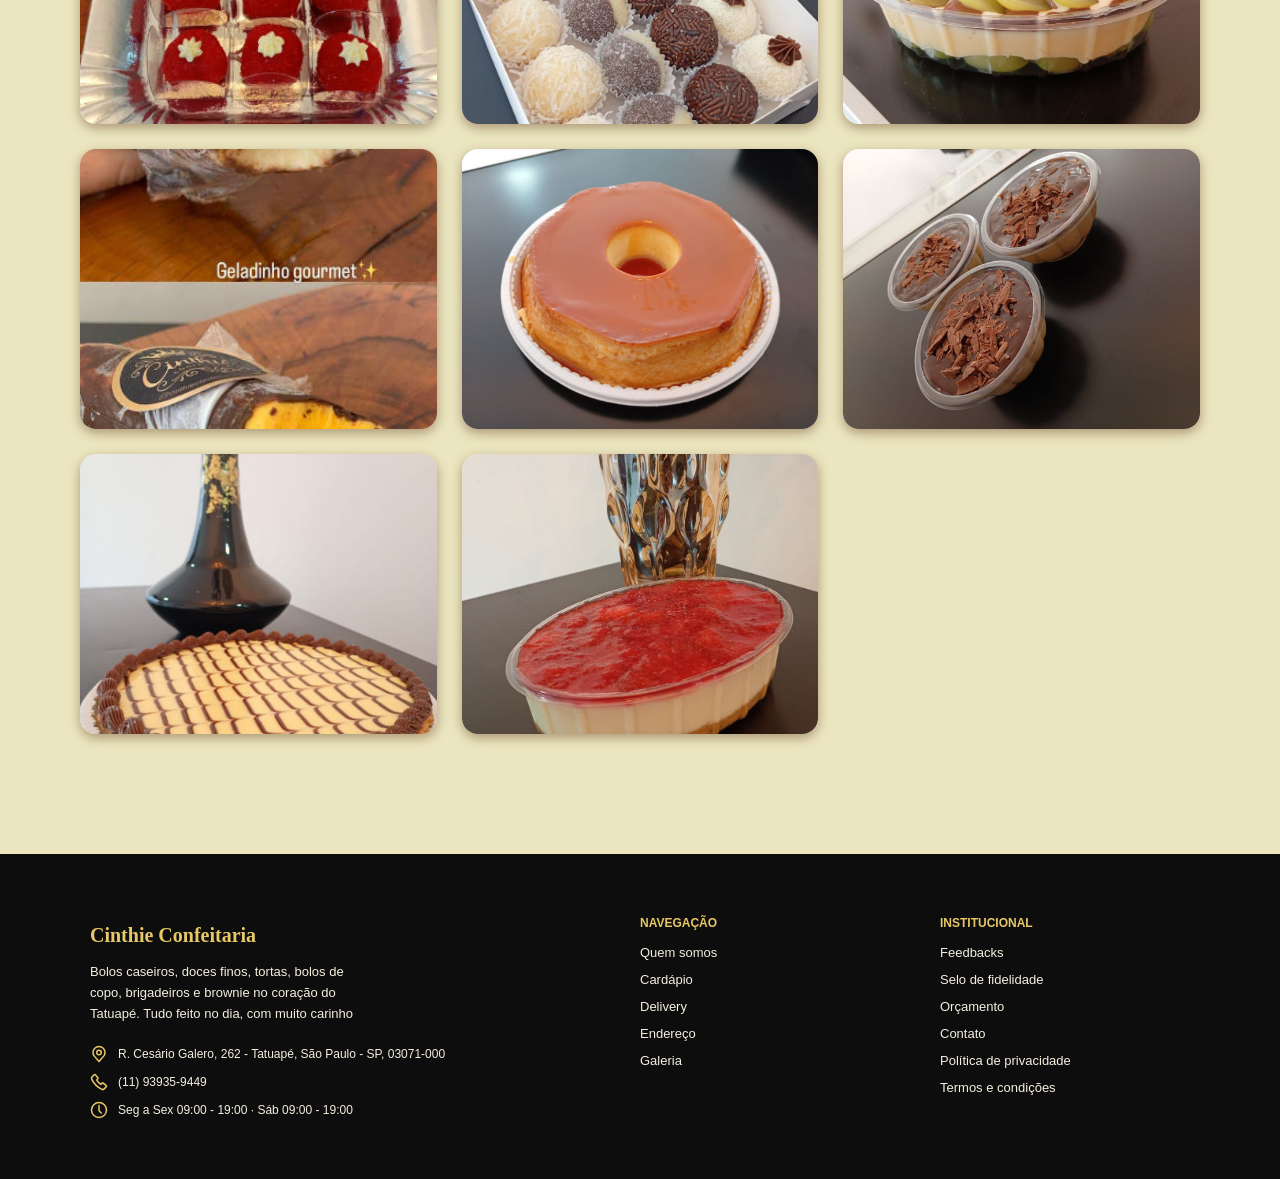
<file: pages/galeria.html>
<!DOCTYPE html>
<html lang="pt-BR">
<head>
    <meta charset="UTF-8">
    <meta name="viewport" content="width=device-width, initial-scale=1.0">
    <title>Galeria</title>
    <link rel="stylesheet" href="../css/style.css">
    <script src="../js/script.js" defer></script>
</head>
<body>
    <header>
     <nav>
      <div class="logo">
        <img src="../assets/imagens/Logo.png" alt="Logo Cinthie Confeitaria"> 
      </div>

      <div class="menu">
        <a  href="../index.html">Início</a>
        <a  href="quem-somos.html"> Quem somos</a>
        <a  href="cardapio.html">Cardápio</a>  
        <a href="delivery.html">Delivery</a>
        <a href="feedbacks.html">Feedbacks</a>
        <a href="fidelidade.html">Selo de fidelidade</a>
        <a href="galeria.html" class="ativo">Galeria</a>
        <a href="orcamento.html">Orçamento</a> 
        <a href="contato.html">Contato</a>
      </div>

        <a class="botao-whatsapp" href="https://api.whatsapp.com/message/5Y5LJ5SL3XVCG1?autoload=1&app_absent=0" target="_blank"
        rel="noopener noreferrer" >Pedir agora</a>
    </nav>
    <div class="linha-divisoria"></div>
    <div class="banner">
      <div class="coluna-texto">
        <div class="texto">
        <p class="informacao">GALERIA</p>
        <h1>Um pouco da nossa confeitaria</h1>
        <p>Confira alguns dos nossos doces, momentos e detalhes preparados com carinho <br> na Cinthiê Confeitaria.</p> 
        </div>
      </div>
    </div>      
    </header>

    <main>
        <article class="galeria-pagina">
            <h2>Fotos da nossa confeitaria</h2>
            <section class="grade-galeria">
                <h3>Galeria de fotos</h3>
                <div class="foto-galeria">
                    <img src="../assets/imagens/morango.jpg" 
                         alt="Morango cravejado">
                </div>

                <div class="foto-galeria">
                    <img src="../assets/imagens/morangocravejado.jpg" 
                         alt="Morango cravejado">
                </div>
                <div class="foto-galeria">
                    <img src="../assets/imagens/barra-chocolate-nozes.jpg" 
                         alt="Barra de chocolate com nozes">
                </div>
                <div class="foto-galeria">
                    <img src="../assets/imagens/beijinho.jpg" 
                         alt="Brigadeiro de beijinho">
                </div>
                <div class="foto-galeria">
                    <img src="../assets/imagens/bolo-gotasdechocolate.jpg" 
                         alt="Bolo com gotas de chocolate">
                </div>
                <div class="foto-galeria">
                    <img src="../assets/imagens/bolo-limao.jpg" 
                         alt="Bolo de limão">
                </div>
                <div class="foto-galeria">
                    <img src="../assets/imagens/bolocaseiro-chocolate.jpg" alt="Bolo caseiro de chocolate">
                </div>
                <div class="foto-galeria">
                    <img src="../assets/imagens/bolocaseiro-geleia.jpg" alt="Bolo de fubá com geleia">
                </div>
                <div class="foto-galeria">
                    <img src="../assets/imagens/bolocaseiro-pamonha.jpg" alt="Bolo caseiro de pamonha">
                </div>
                <div class="foto-galeria">
                   <img src="../assets/imagens/bolochurros.jpg" alt="Bolo de churros">
                </div>
                <div class="foto-galeria">
                  <img src="../assets/imagens/boloconfeitado-morango.jpg" alt="Bolo confeitado de morango">
                </div>
                <div class="foto-galeria">
                  <img src="../assets/imagens/boloconfeitado-ninhonutella.jpg" alt="Bolo confeitado de ninho com nutella">
                </div>
                <div class="foto-galeria">
                   <img src="../assets/imagens/boloconfeitadochocolate.jpg" alt="Bolo confeitado de chocolate">
                </div>
                <div class="foto-galeria">
                   <img src="../assets/imagens/bolodepote-ninhonutella.jpg" alt="Bolo de pote de ninho com nutella">
                </div>
                <div class="foto-galeria">
                  <img src="../assets/imagens/boloninhocommorango.jpg" alt="Bolo confeitado de ninho com morango">
                </div>
                <div class="foto-galeria">
                   <img src="../assets/imagens/bolopote-docedeleite.jpg" alt="Bolo de pote de doce de leite">
                </div>
                <div class="foto-galeria">
                   <img src="../assets/imagens/boloprestigio.jpg" alt="Bolo de chocolate com coco ralado">
                </div>
                <div class="foto-galeria">
                  <img src="../assets/imagens/bolosdepotes.jpg" alt="Bolo de pote de maracuja com chocolate">
                </div>
                <div class="foto-galeria">
                   <img src="../assets/imagens/bolotaca.jpg" alt="Bolo na taça">
                </div>
                <div class="foto-galeria">
                   <img src="../assets/imagens/brigadeiropistache.jpg" alt="Brigadeiro de pistache">
                </div>
                <div class="foto-galeria">
                   <img src="../assets/imagens/doce-natal.jpg" alt="Brownie natalino">
                </div>
                <div class="foto-galeria">
                   <img src="../assets/imagens/brownie.jpg" alt="Brownie com ninho e nutella">
                </div>
                <div class="foto-galeria">
                   <img src="../assets/imagens/cookies.jpg" alt="Cookies de nutella">
                </div>
                <div class="foto-galeria">
                   <img src="../assets/imagens/coxinha-dois-pistache.jpg" alt="Coxinha de pistache">
                </div>
                <div class="foto-galeria">
                   <img src="../assets/imagens/doces-red-velvet.jpg" alt="Brigadeiro red velvet">
                </div>
                <div class="foto-galeria">
                   <img src="../assets/imagens/docinhos.jpg" alt="Doces finos">
                </div>
                <div class="foto-galeria">
                   <img src="../assets/imagens/escondidinhodeuva.jpg" alt="Doce de uva com chocolate na travessa">
                </div>
                <div class="foto-galeria">
                   <img src="../assets/imagens/geladinhogourmet.jpg" alt="Geladinho gourmet">
                </div>
                <div class="foto-galeria">
                   <img src="../assets/imagens/minipudim.jpg" alt="Mini Pudim">
                </div>
                <div class="foto-galeria">
                   <img src="../assets/imagens/mousse.jpg" alt="Mousse de maracuja com chocolate">
                </div>
                <div class="foto-galeria">
                  <img src="../assets/imagens/torta-1.jpg" alt="Torta de ninho co nutella">
                </div>
                <div class="foto-galeria">
                   <img src="../assets/imagens/travessa.jpg" alt="Torta leite ninho com geleia de morango">
                </div>
            </section>
        </article>
    </main>

 <footer>
    <div class="informações">

        <div class="marca">
            <h3>Cinthie Confeitaria</h3>

            <p>
                Bolos caseiros, doces finos, tortas, bolos de copo, brigadeiros e brownie no coração do Tatuapé.
                Tudo feito no dia, com muito carinho
            </p>

            <div class="informacao">
                <svg xmlns="http://www.w3.org/2000/svg" width="1em" height="1em" viewBox="0 0 24 24">
                    <path d="M0 0h24v24H0z" fill="none"/>
                    <g fill="none" stroke="currentColor" stroke-linecap="round" stroke-linejoin="round" stroke-width="2">
                        <circle cx="12" cy="10" r="3"/>
                        <path d="M12 2a8 8 0 0 0-8 8c0 1.892.402 3.13 1.5 4.5L12 22l6.5-7.5c1.098-1.37 1.5-2.608 1.5-4.5a8 8 0 0 0-8-8"/>
                    </g>
                </svg>
                <p>R. Cesário Galero, 262 - Tatuapé, São Paulo - SP, 03071-000</p>
            </div>

            <div class="informacao">
                <svg xmlns="http://www.w3.org/2000/svg" width="1em" height="1em" viewBox="0 0 24 24">
                    <path d="M0 0h24v24H0z" fill="none"/>
                    <path fill="none" stroke="currentColor" stroke-linecap="round" stroke-linejoin="round" stroke-width="2"
                        d="M10.554 6.24L7.171 2.335c-.39-.45-1.105-.448-1.558.006L2.831 5.128c-.828.829-1.065 2.06-.586 3.047a29.2 29.2 0 0 0 13.561 13.58c.986.479 2.216.242 3.044-.587l2.808-2.813c.455-.455.456-1.174.002-1.564l-3.92-3.365c-.41-.352-1.047-.306-1.458.106l-1.364 1.366a.46.46 0 0 1-.553.088a14.56 14.56 0 0 1-5.36-5.367a.46.46 0 0 1 .088-.554l1.36-1.361c.412-.414.457-1.054.101-1.465"/>
                </svg>
                <p>(11) 93935-9449</p>
            </div>

            <div class="informacao">
                <svg xmlns="http://www.w3.org/2000/svg" width="1em" height="1em" viewBox="0 0 24 24">
                    <path d="M0 0h24v24H0z" fill="none"/>
                    <g fill="none" stroke="currentColor" stroke-linecap="round" stroke-linejoin="round" stroke-width="2">
                        <circle cx="12" cy="12" r="10"/>
                        <path d="m15 16l-2.414-2.414A2 2 0 0 1 12 12.172V6"/>
                    </g>
                </svg>
                <p>Seg a Sex 09:00 - 19:00 · Sáb 09:00 - 19:00</p>
            </div>

        </div>

        <div class="navegação">
            <h3>NAVEGAÇÃO</h3>

            <a href="quem-somos.html">Quem somos</a>
            <a href="cardapio.html">Cardápio</a>
            <a href="delivery.html">Delivery</a>
            <a href="endereco.html">Endereço</a>
            <a href="galeria.html">Galeria</a>
        </div>

        <div class="institucional">
            <h3>INSTITUCIONAL</h3>

            <a href="feedbacks.html">Feedbacks</a>
            <a href="fidelidade.html">Selo de fidelidade</a>
            <a href="orcamento.html">Orçamento</a>
            <a href="contato.html">Contato</a>
            <a href="politica.html">Política de privacidade</a>
            <a href="termos.html">Termos e condições</a>
        </div>

    </div>
</footer>
  </body>
  </html>
</file>
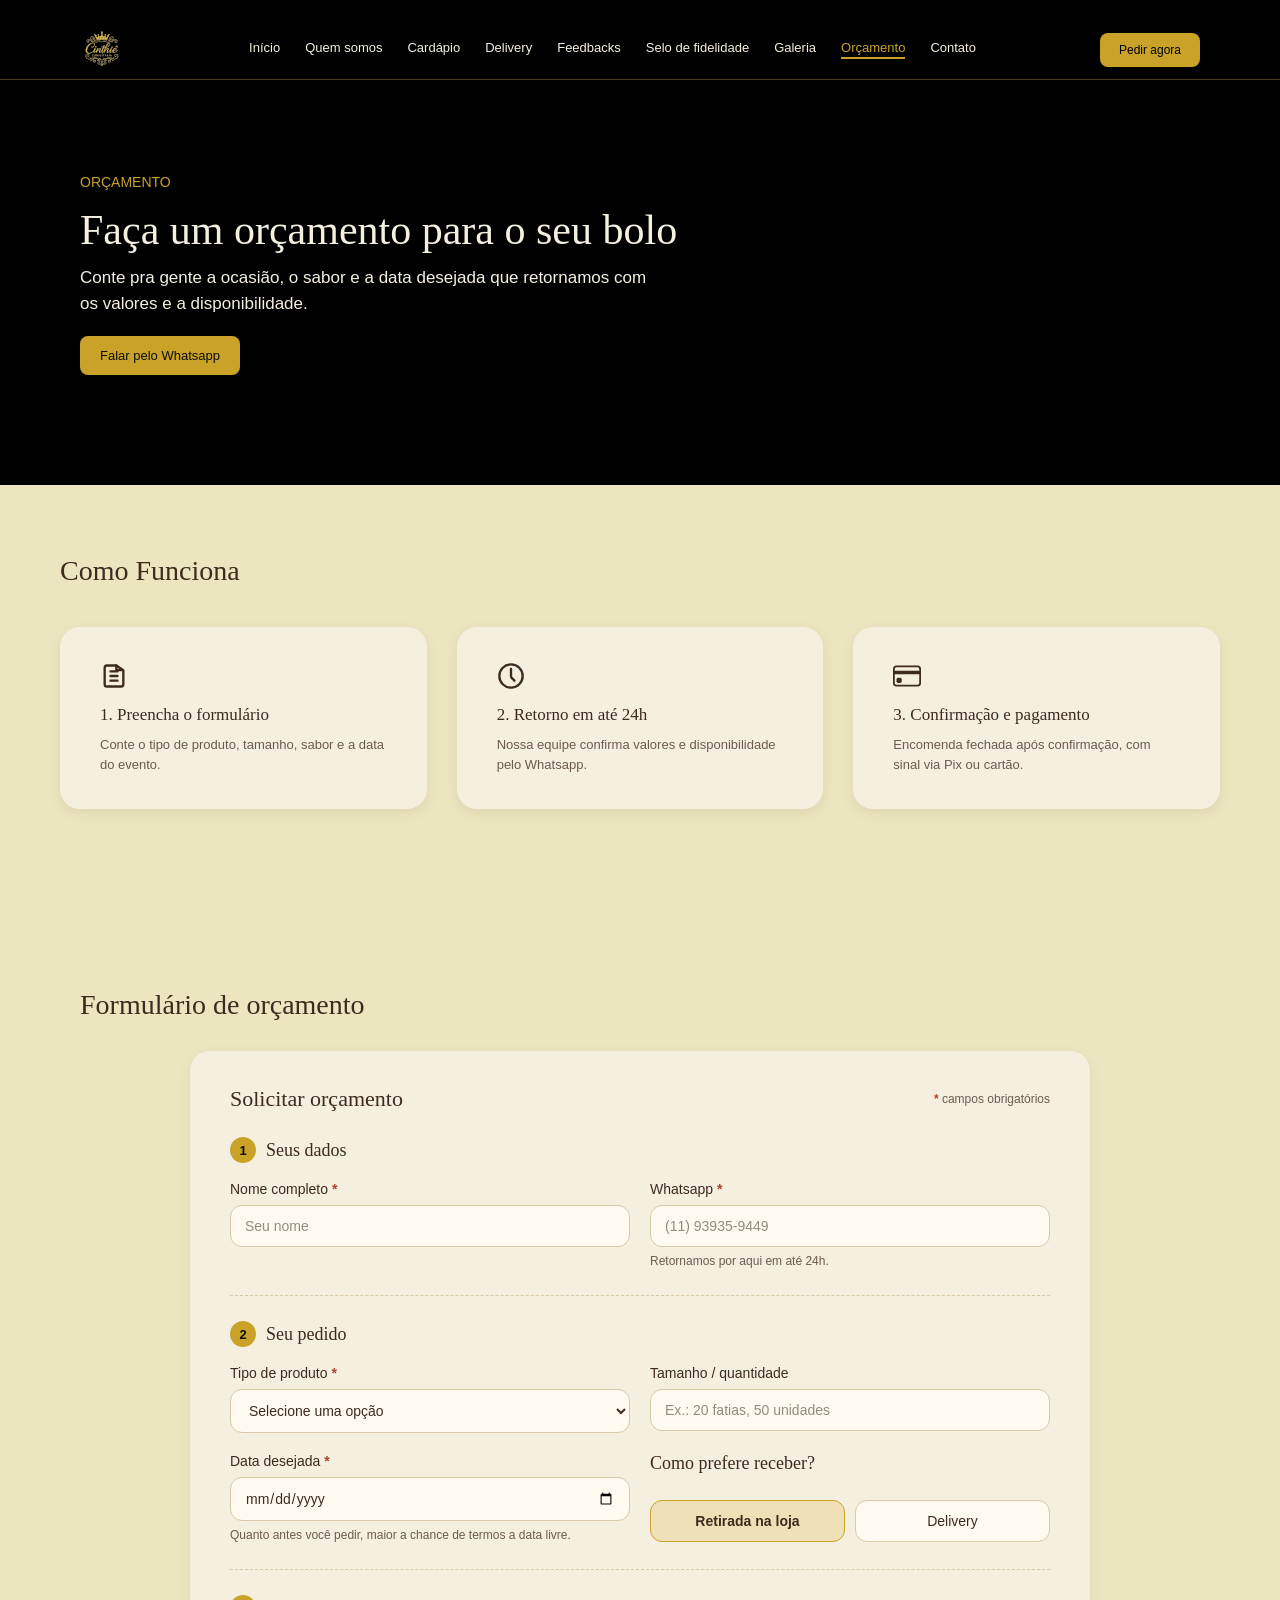
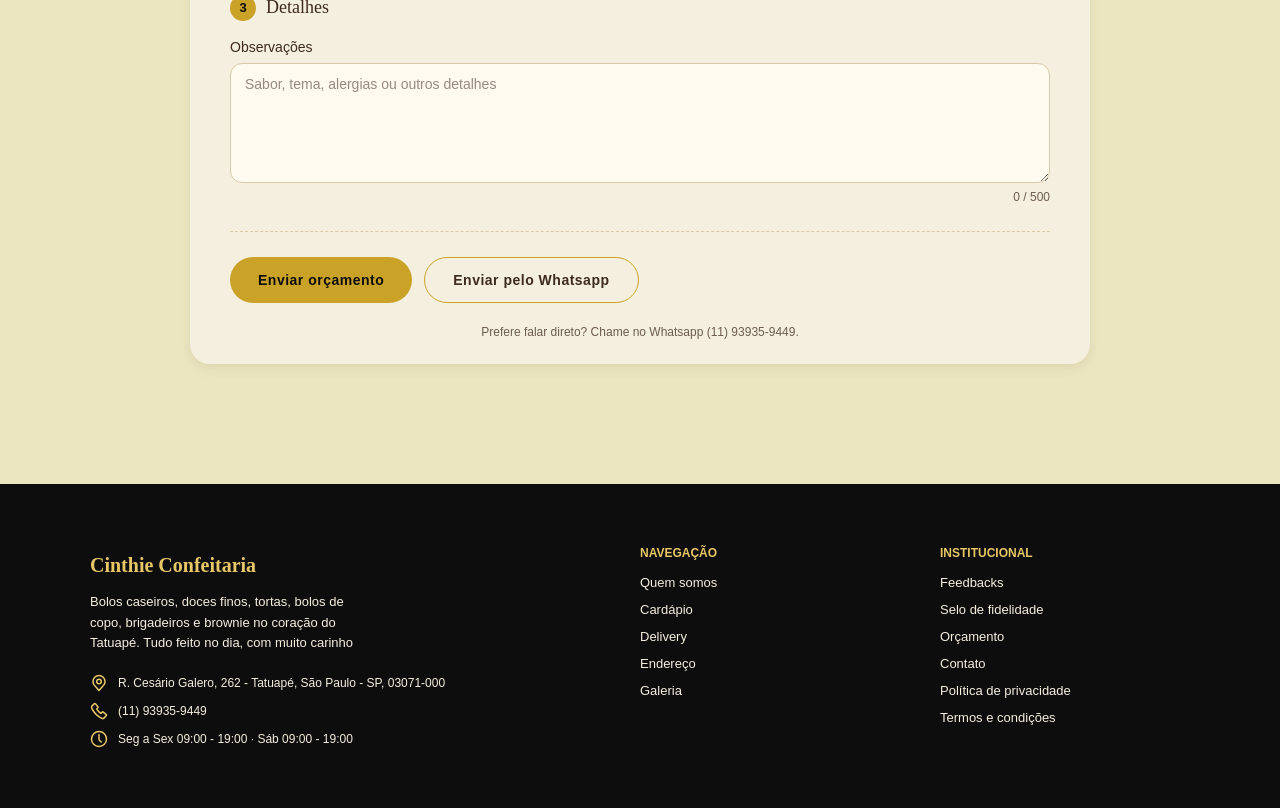
<file: pages/orcamento.html>
<!DOCTYPE html>
<html lang="pt-BR">
<head>
    <meta charset="UTF-8">
    <meta name="viewport" content="width=device-width, initial-scale=1.0">
    <title>Orçamento</title>
    <link rel="stylesheet" href="../css/style.css">
    <script src="../js/script.js" defer></script>

 
</head>
<body>
    <header>
     <nav>
      <div class="logo">
        <img src="../assets/imagens/Logo.png" alt="Logo Cinthie Confeitaria">
      </div>
 
      <div class="menu">
        <a href="../index.html">Início</a>
        <a href="quem-somos.html"> Quem somos</a>
        <a href="cardapio.html">Cardápio</a>
        <a href="delivery.html">Delivery</a>
        <a href="feedbacks.html">Feedbacks</a>
        <a href="fidelidade.html">Selo de fidelidade</a>
        <a href="galeria.html">Galeria</a>
        <a  href="orcamento.html" class="ativo">Orçamento</a>
        <a href="contato.html">Contato</a>
      </div>
 
        <a class="botao-whatsapp" href="https://api.whatsapp.com/message/5Y5LJ5SL3XVCG1?autoload=1&app_absent=0" target="_blank"
        rel="noopener noreferrer" >Pedir agora</a>
    </nav>
    <div class="linha-divisoria"></div>
    <div class="banner">
      <div class="coluna-texto">
        <div class="texto">
        <p class="informacao">ORÇAMENTO</p>
        <h1>Faça um orçamento para o seu bolo</h1>
        <p>Conte pra gente a ocasião, o sabor e a data desejada que retornamos com <br> os valores e a disponibilidade.</p>
        </div>
        <div class="botoes-home">
          <a class="botao-principal"
            href="https://api.whatsapp.com/message/5Y5LJ5SL3XVCG1?autoload=1&app_absent=0" target="_blank"
            rel="noopener noreferrer">
            Falar pelo Whatsapp
          </a>
        </div>
      </div>
    </div>
    </header>
 
    <main>
        <section class="delivery" id="como-funciona">
          <h2>Como Funciona</h2>
          <div class="grade">
            <article class="info">
              <svg class="icone" xmlns="http://www.w3.org/2000/svg" width="1em" height="1em" viewBox="0 0 24 24" aria-hidden="true">
                <path d="M0 0h24v24H0z" fill="none" />
                <g fill="none" stroke="currentColor" stroke-linecap="round" stroke-linejoin="round" stroke-width="2">
                  <path d="M9 12h6M9 16h6M9 8h6" />
                  <path d="M14 3H6a2 2 0 0 0-2 2v14a2 2 0 0 0 2 2h12a2 2 0 0 0 2-2V7z" />
                  <path d="M14 3v4h4" />
                </g>
              </svg>
              <h3>1. Preencha o formulário</h3>
              <p>Conte o tipo de produto, tamanho, sabor e a data do evento.</p>
            </article>
 
            <article class="info">
              <svg class="icone" xmlns="http://www.w3.org/2000/svg" width="1em" height="1em" viewBox="0 0 24 24" aria-hidden="true">
                <path d="M0 0h24v24H0z" fill="none" />
                <g fill="none" stroke="currentColor" stroke-linecap="round" stroke-linejoin="round" stroke-width="2">
                  <circle cx="12" cy="12" r="10" />
                  <path d="m15 16l-2.414-2.414A2 2 0 0 1 12 12.172V6" />
                </g>
              </svg>
              <h3>2. Retorno em até 24h</h3>
              <p>Nossa equipe confirma valores e disponibilidade pelo Whatsapp.</p>
            </article>
 
            <article class="info">
              <svg class="icone" xmlns="http://www.w3.org/2000/svg" width="1em" height="1em" viewBox="0 0 16 16" aria-hidden="true">
                <path d="M0 0h16v16H0z" fill="none" />
                <g fill="currentColor">
                  <path d="M0 4a2 2 0 0 1 2-2h12a2 2 0 0 1 2 2v8a2 2 0 0 1-2 2H2a2 2 0 0 1-2-2zm2-1a1 1 0 0 0-1 1v1h14V4a1 1 0 0 0-1-1zm13 4H1v5a1 1 0 0 0 1 1h12a1 1 0 0 0 1-1z" />
                  <path d="M2 10a1 1 0 0 1 1-1h1a1 1 0 0 1 1 1v1a1 1 0 0 1-1 1H3a1 1 0 0 1-1-1z" />
                </g>
              </svg>
              <h3>3. Confirmação e pagamento</h3>
              <p>Encomenda fechada após confirmação, com sinal via Pix ou cartão.</p>
            </article>
          </div>
        </section>
 
        <section class="fidelidade" id="formulario">
          <h2>Formulário de orçamento</h2>
          <article class="cartao-fidelidade">
            <div class="topo">
                <h3>Solicitar orçamento</h3>
                <span class="obrigatorio-legenda"><span aria-hidden="true">*</span> campos obrigatórios</span>
            </div>

            <form class="formulario-orcamento" id="form-orcamento" action="https://formsubmit.co/confeitariacinthie@gmail.com" method="post">
<input type="hidden" name="_subject" value="Novo pedido de orçamento - Cinthiê Confeitaria">
<input type="hidden" name="_next" value="https://yasminalba.github.io/cinthie_confeitaria/pages/orcamento.html">
<input type="hidden" name="_template" value="table">


                <fieldset class="grupo">
                    <legend><span class="numero" aria-hidden="true">1</span> Seus dados</legend>

                    <div class="linha">
                        <div class="campo">
                            <label for="nome">Nome completo <span class="obrigatorio" aria-hidden="true">*</span></label>
                            <input type="text" id="nome" name="Nome" placeholder="Seu nome" autocomplete="name" required>
                        </div>

                        <div class="campo">
                            <label for="whatsapp">Whatsapp <span class="obrigatorio" aria-hidden="true">*</span></label>
                            <input type="tel" id="whatsapp" name="Whatsapp" placeholder="(11) 93935-9449" autocomplete="tel" inputmode="tel" pattern="\(\d{2}\) \d{4,5}-\d{4}" maxlength="15" title="Digite o telefone com DDD. Ex.: (11) 93935-9449" required>
                            <small class="dica">Retornamos por aqui em até 24h.</small>
                        </div>
                    </div>
                </fieldset>

                <fieldset class="grupo">
                    <legend><span class="numero" aria-hidden="true">2</span> Seu pedido</legend>

                    <div class="linha">
                        <div class="campo">
                            <label for="produto">Tipo de produto <span class="obrigatorio" aria-hidden="true">*</span></label>
                            <select id="produto" name="Produto" required>
                                <option value="">Selecione uma opção</option>
                                <option value="Bolo caseiro">Bolo caseiro</option>
                                <option value="Bolo confeitado / festa">Bolo confeitado / festa</option>
                                <option value="Doces finos / brigadeiros">Doces finos / brigadeiros</option>
                                <option value="Bolo de pote">Bolo de pote</option>
                                <option value="Mesa de doces">Mesa de doces</option>
                                <option value="Outro">Outro</option>
                            </select>
                        </div>

                        <div class="campo">
                            <label for="tamanho">Tamanho / quantidade</label>
                            <input type="text" id="tamanho" name="Tamanho" placeholder="Ex.: 20 fatias, 50 unidades">
                        </div>
                    </div>

                    <div class="linha">
                        <div class="campo">
                            <label for="data">Data desejada <span class="obrigatorio" aria-hidden="true">*</span></label>
                            <input type="date" id="data" name="Data" required>
                            <small class="dica">Quanto antes você pedir, maior a chance de termos a data livre.</small>
                        </div>

                        <fieldset class="campo opcoes-grupo">
                            <legend>Como prefere receber?</legend>
                            <div class="opcoes">
                                <label class="opcao">
                                    <input type="radio" name="Recebimento" value="Retirada na loja" checked>
                                    <span>Retirada na loja</span>
                                </label>
                                <label class="opcao">
                                    <input type="radio" name="Recebimento" value="Delivery">
                                    <span>Delivery</span>
                                </label>
                            </div>
                        </fieldset>
                    </div>
                </fieldset>

                <fieldset class="grupo">
                    <legend><span class="numero" aria-hidden="true">3</span> Detalhes</legend>

                    <div class="campo">
                        <label for="mensagem">Observações</label>
                        <textarea id="mensagem" name="Observacoes" rows="5" maxlength="500" placeholder="Sabor, tema, alergias ou outros detalhes"></textarea>
                        <small class="contador" id="contador-mensagem" aria-live="polite">0 / 500</small>
                    </div>
                </fieldset>

                <div class="acoes-formulario">
                    <button type="submit" class="botao-principal">Enviar orçamento</button>
                    <button type="button" class="botao-whatsapp-form" id="enviar-whatsapp">Enviar pelo Whatsapp</button>
                </div>

                <p class="status-formulario" id="status-orcamento" role="status" aria-live="polite" hidden></p>

            </form>

            <p class="legenda">Prefere falar direto? Chame no Whatsapp (11) 93935-9449.</p>
          </article>
        </section>
    </main>
  <footer>
    <div class="informações">

        <div class="marca">
            <h3>Cinthie Confeitaria</h3>

            <p>
                Bolos caseiros, doces finos, tortas, bolos de copo, brigadeiros e brownie no coração do Tatuapé.
                Tudo feito no dia, com muito carinho
            </p>

            <div class="informacao">
                <svg xmlns="http://www.w3.org/2000/svg" width="1em" height="1em" viewBox="0 0 24 24">
                    <path d="M0 0h24v24H0z" fill="none"/>
                    <g fill="none" stroke="currentColor" stroke-linecap="round" stroke-linejoin="round" stroke-width="2">
                        <circle cx="12" cy="10" r="3"/>
                        <path d="M12 2a8 8 0 0 0-8 8c0 1.892.402 3.13 1.5 4.5L12 22l6.5-7.5c1.098-1.37 1.5-2.608 1.5-4.5a8 8 0 0 0-8-8"/>
                    </g>
                </svg>
                <p>R. Cesário Galero, 262 - Tatuapé, São Paulo - SP, 03071-000</p>
            </div>

            <div class="informacao">
                <svg xmlns="http://www.w3.org/2000/svg" width="1em" height="1em" viewBox="0 0 24 24">
                    <path d="M0 0h24v24H0z" fill="none"/>
                    <path fill="none" stroke="currentColor" stroke-linecap="round" stroke-linejoin="round" stroke-width="2"
                        d="M10.554 6.24L7.171 2.335c-.39-.45-1.105-.448-1.558.006L2.831 5.128c-.828.829-1.065 2.06-.586 3.047a29.2 29.2 0 0 0 13.561 13.58c.986.479 2.216.242 3.044-.587l2.808-2.813c.455-.455.456-1.174.002-1.564l-3.92-3.365c-.41-.352-1.047-.306-1.458.106l-1.364 1.366a.46.46 0 0 1-.553.088a14.56 14.56 0 0 1-5.36-5.367a.46.46 0 0 1 .088-.554l1.36-1.361c.412-.414.457-1.054.101-1.465"/>
                </svg>
                <p>(11) 93935-9449</p>
            </div>

            <div class="informacao">
                <svg xmlns="http://www.w3.org/2000/svg" width="1em" height="1em" viewBox="0 0 24 24">
                    <path d="M0 0h24v24H0z" fill="none"/>
                    <g fill="none" stroke="currentColor" stroke-linecap="round" stroke-linejoin="round" stroke-width="2">
                        <circle cx="12" cy="12" r="10"/>
                        <path d="m15 16l-2.414-2.414A2 2 0 0 1 12 12.172V6"/>
                    </g>
                </svg>
                <p>Seg a Sex 09:00 - 19:00 · Sáb 09:00 - 19:00</p>
            </div>

        </div>

        <div class="navegação">
            <h3>NAVEGAÇÃO</h3>

            <a href="quem-somos.html">Quem somos</a>
            <a href="cardapio.html">Cardápio</a>
            <a href="delivery.html">Delivery</a>
            <a href="endereco.html">Endereço</a>
            <a href="galeria.html">Galeria</a>
        </div>

        <div class="institucional">
            <h3>INSTITUCIONAL</h3>

            <a href="feedbacks.html">Feedbacks</a>
            <a href="fidelidade.html">Selo de fidelidade</a>
            <a href="orcamento.html">Orçamento</a>
            <a href="contato.html">Contato</a>
            <a href="politica.html">Política de privacidade</a>
            <a href="termos.html">Termos e condições</a>
        </div>

    </div>
</footer>
  </body>
  </html>
</file>
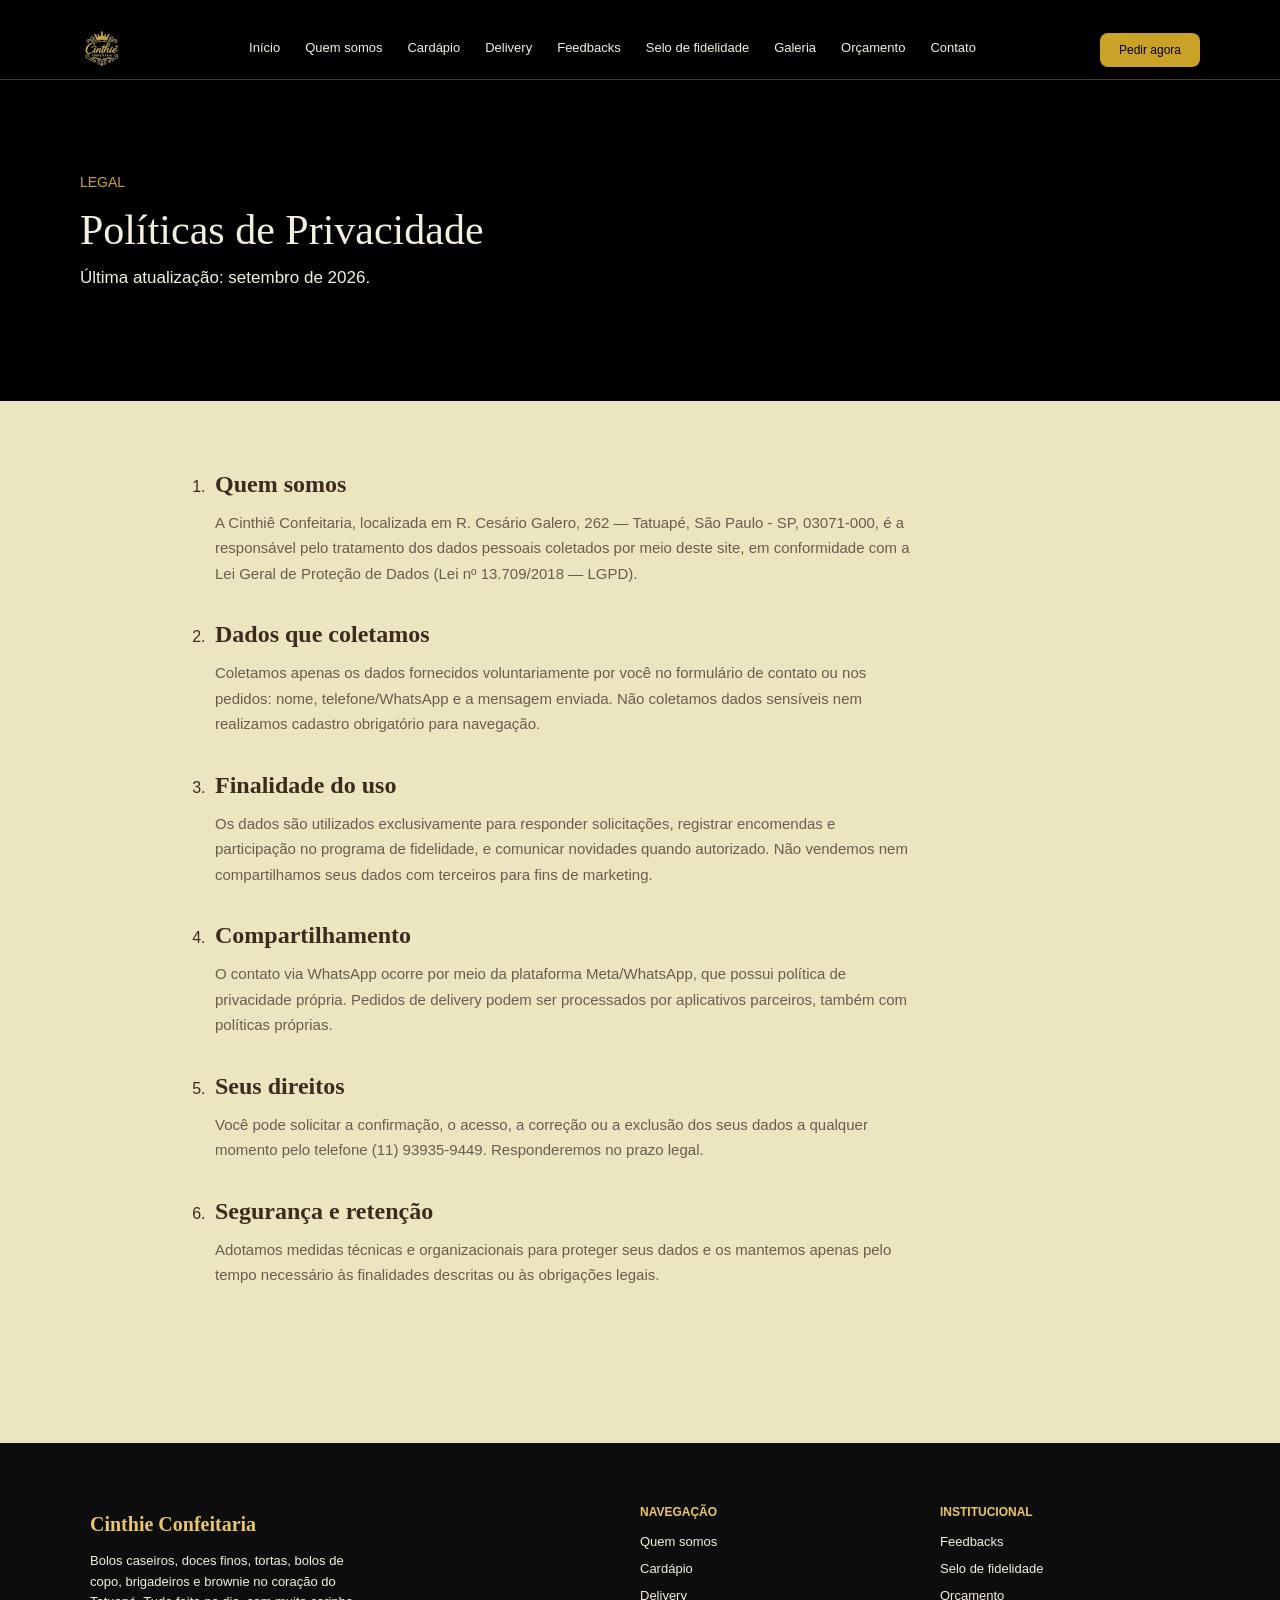
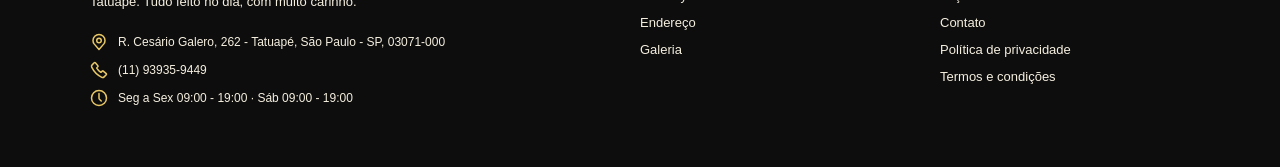
<file: pages/politica.html>
<!DOCTYPE html>
<html lang="pt-BR">

<head>
    <meta charset="UTF-8">
    <meta name="viewport" content="width=device-width, initial-scale=1.0">
    <title>Políticas de Privacidade</title>

    <link rel="stylesheet" href="../css/style.css">
    <script src="../js/script.js" defer></script>
</head>

<body>

    <header>
        <nav>
            <div class="logo">
                <img src="../assets/imagens/Logo.png" alt="Logo Cinthiê Confeitaria">
            </div>

            <div class="menu">
                <a href="../index.html">Início</a>
                <a href="quem-somos.html">Quem somos</a>
                <a href="cardapio.html">Cardápio</a>
                <a href="delivery.html">Delivery</a>
                <a href="feedbacks.html">Feedbacks</a>
                <a href="fidelidade.html">Selo de fidelidade</a>
                <a href="galeria.html">Galeria</a>
                <a href="orcamento.html">Orçamento</a>
                <a href="contato.html">Contato</a>
            </div>

            <a class="botao-whatsapp"
               href="https://api.whatsapp.com/message/5Y5LJ5SL3XVCG1?autoload=1&app_absent=0"
               target="_blank"
               rel="noopener noreferrer">
                Pedir agora
            </a>
        </nav>

        <div class="linha-divisoria"></div>

        <div class="banner">
            <div class="coluna-texto">
                <div class="texto">
                    <p class="informacao">LEGAL</p>
                    <h1>Políticas de Privacidade</h1>
                    <p>Última atualização: setembro de 2026.</p>
                </div>
            </div>
        </div>
    </header>

    <main>
        <section class="conteudo-politica" aria-label="Texto da política de privacidade">

            <div class="termo">
                <div class="texto-politica">

                    <ol>
                        <li>
                            <article>
                                <h2>Quem somos</h2>
                                <p class="texto-termo">
                                    A Cinthiê Confeitaria, localizada em R. Cesário Galero, 262 — Tatuapé, São Paulo - SP,
                                    03071-000, é a responsável pelo tratamento dos dados pessoais coletados por meio deste site,
                                    em conformidade com a Lei Geral de Proteção de Dados (Lei nº 13.709/2018 — LGPD).
                                </p>
                            </article>
                        </li>

                        <li>
                            <article>
                                <h2>Dados que coletamos</h2>
                                <p class="texto-termo">
                                    Coletamos apenas os dados fornecidos voluntariamente por você no formulário de contato ou nos
                                    pedidos: nome, telefone/WhatsApp e a mensagem enviada. Não coletamos dados sensíveis nem
                                    realizamos cadastro obrigatório para navegação.
                                </p>
                            </article>
                        </li>

                        <li>
                            <article>
                                <h2>Finalidade do uso</h2>
                                <p class="texto-termo">
                                    Os dados são utilizados exclusivamente para responder solicitações, registrar encomendas e
                                    participação no programa de fidelidade, e comunicar novidades quando autorizado. Não vendemos
                                    nem compartilhamos seus dados com terceiros para fins de marketing.
                                </p>
                            </article>
                        </li>

                        <li>
                            <article>
                                <h2>Compartilhamento</h2>
                                <p class="texto-termo">
                                    O contato via WhatsApp ocorre por meio da plataforma Meta/WhatsApp, que possui política de
                                    privacidade própria. Pedidos de delivery podem ser processados por aplicativos parceiros,
                                    também com políticas próprias.
                                </p>
                            </article>
                        </li>

                        <li>
                            <article>
                                <h2>Seus direitos</h2>
                                <p class="texto-termo">
                                    Você pode solicitar a confirmação, o acesso, a correção ou a exclusão dos seus dados a qualquer
                                    momento pelo telefone (11) 93935-9449. Responderemos no prazo legal.
                                </p>
                            </article>
                        </li>

                        <li>
                            <article>
                                <h2>Segurança e retenção</h2>
                                <p class="texto-termo">
                                    Adotamos medidas técnicas e organizacionais para proteger seus dados e os mantemos apenas pelo
                                    tempo necessário às finalidades descritas ou às obrigações legais.
                                </p>
                            </article>
                        </li>
                    </ol>

                </div>
            </div>

        </section>
    </main>

    <footer>
        <div class="informações">

            <div class="marca">
                <h3>Cinthie Confeitaria</h3>

                <p>
                    Bolos caseiros, doces finos, tortas, bolos de copo, brigadeiros e brownie no coração do Tatuapé.
                    Tudo feito no dia, com muito carinho.
                </p>

                <div class="informacao">
                    <svg xmlns="http://www.w3.org/2000/svg" width="1em" height="1em" viewBox="0 0 24 24">
                        <path d="M0 0h24v24H0z" fill="none"/>
                        <g fill="none" stroke="currentColor" stroke-linecap="round" stroke-linejoin="round" stroke-width="2">
                            <circle cx="12" cy="10" r="3"/>
                            <path d="M12 2a8 8 0 0 0-8 8c0 1.892.402 3.13 1.5 4.5L12 22l6.5-7.5c1.098-1.37 1.5-2.608 1.5-4.5a8 8 0 0 0-8-8"/>
                        </g>
                    </svg>
                    <p>R. Cesário Galero, 262 - Tatuapé, São Paulo - SP, 03071-000</p>
                </div>

                <div class="informacao">
                    <svg xmlns="http://www.w3.org/2000/svg" width="1em" height="1em" viewBox="0 0 24 24">
                        <path d="M0 0h24v24H0z" fill="none"/>
                        <path fill="none" stroke="currentColor" stroke-linecap="round" stroke-linejoin="round" stroke-width="2"
                            d="M10.554 6.24L7.171 2.335c-.39-.45-1.105-.448-1.558.006L2.831 5.128c-.828.829-1.065 2.06-.586 3.047a29.2 29.2 0 0 0 13.561 13.58c.986.479 2.216.242 3.044-.587l2.808-2.813c.455-.455.456-1.174.002-1.564l-3.92-3.365c-.41-.352-1.047-.306-1.458.106l-1.364 1.366a.46.46 0 0 1-.553.088a14.56 14.56 0 0 1-5.36-5.367a.46.46 0 0 1 .088-.554l1.36-1.361c.412-.414.457-1.054.101-1.465"/>
                    </svg>
                    <p>(11) 93935-9449</p>
                </div>

                <div class="informacao">
                    <svg xmlns="http://www.w3.org/2000/svg" width="1em" height="1em" viewBox="0 0 24 24">
                        <path d="M0 0h24v24H0z" fill="none"/>
                        <g fill="none" stroke="currentColor" stroke-linecap="round" stroke-linejoin="round" stroke-width="2">
                            <circle cx="12" cy="12" r="10"/>
                            <path d="m15 16l-2.414-2.414A2 2 0 0 1 12 12.172V6"/>
                        </g>
                    </svg>
                    <p>Seg a Sex 09:00 - 19:00 · Sáb 09:00 - 19:00</p>
                </div>
            </div>

            <div class="navegação">
                <h3>NAVEGAÇÃO</h3>

                <a href="quem-somos.html">Quem somos</a>
                <a href="cardapio.html">Cardápio</a>
                <a href="delivery.html">Delivery</a>
                <a href="endereco.html">Endereço</a>
                <a href="galeria.html">Galeria</a>
            </div>

            <div class="institucional">
                <h3>INSTITUCIONAL</h3>

                <a href="feedbacks.html">Feedbacks</a>
                <a href="fidelidade.html">Selo de fidelidade</a>
                <a href="orcamento.html">Orçamento</a>
                <a href="contato.html">Contato</a>
                <a href="politica.html">Política de privacidade</a>
                <a href="termos.html">Termos e condições</a>
            </div>

        </div>
    </footer>

</body>
</html>
</file>
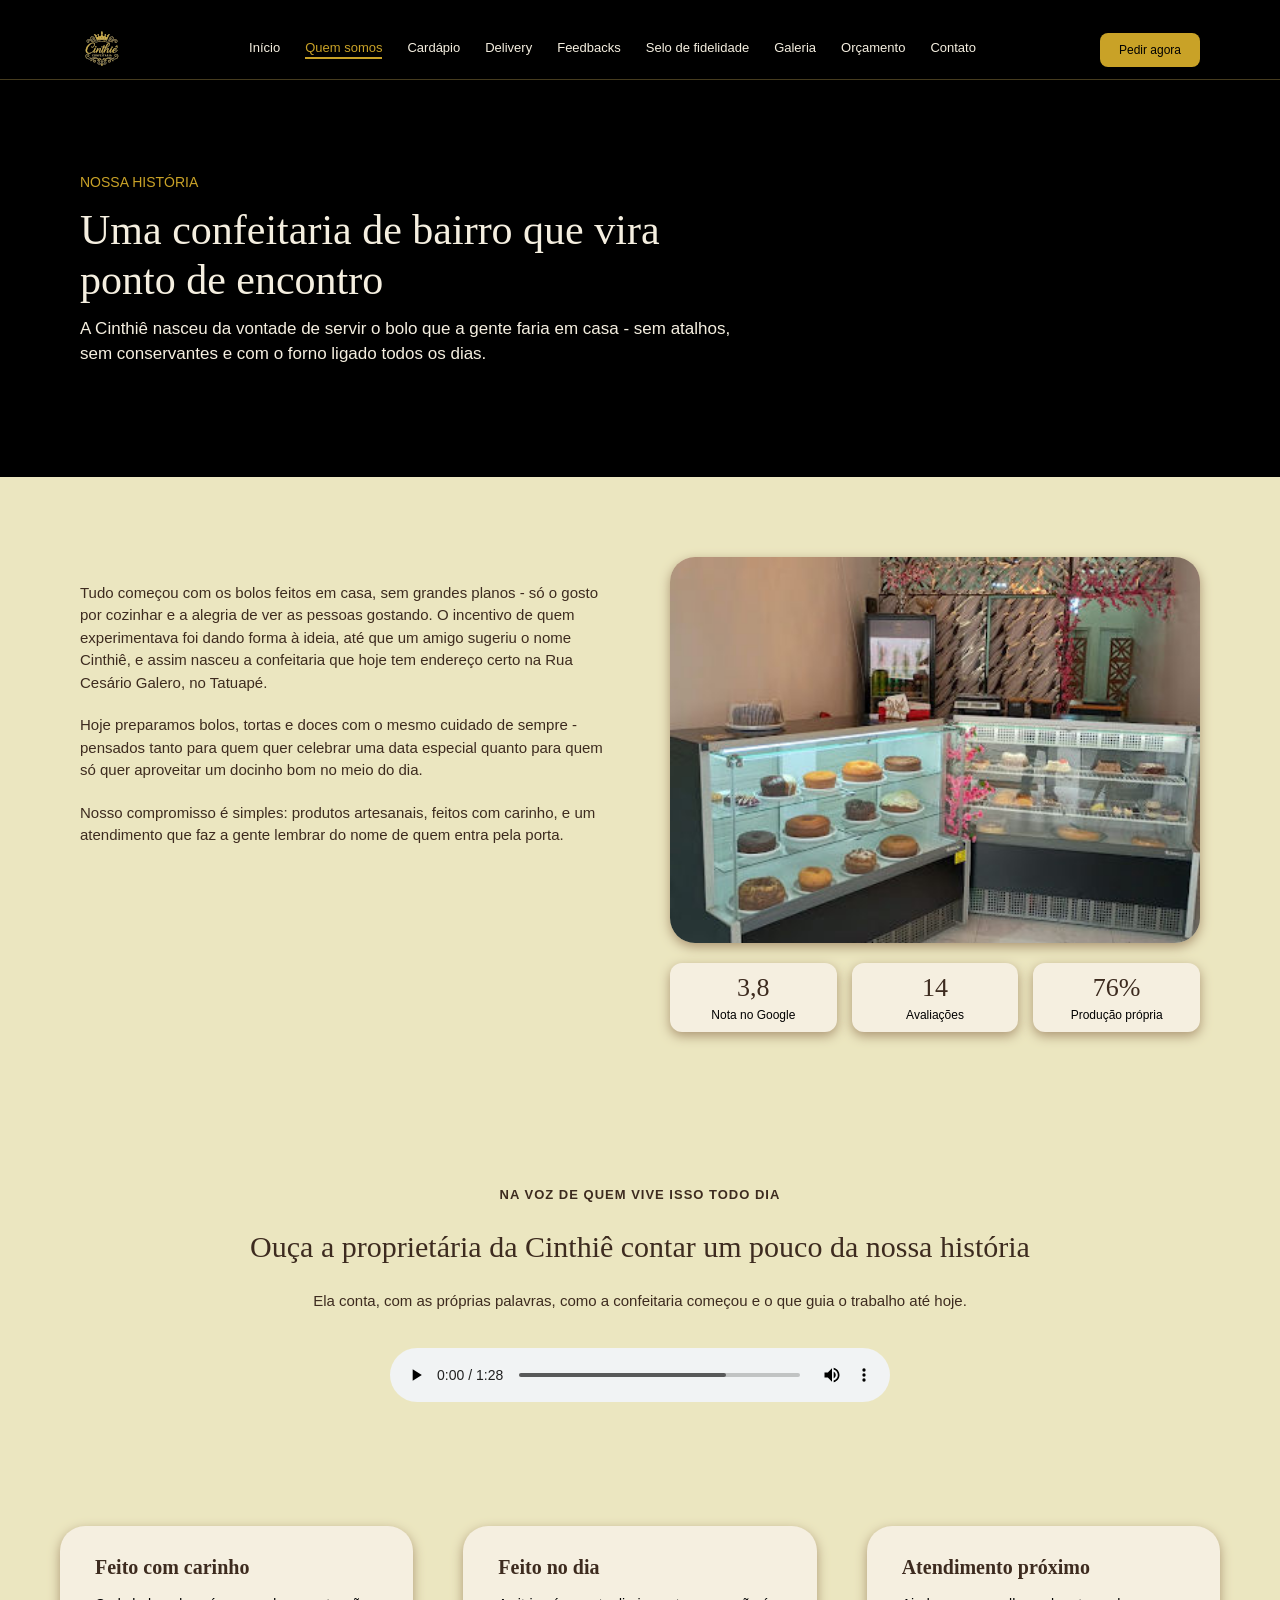
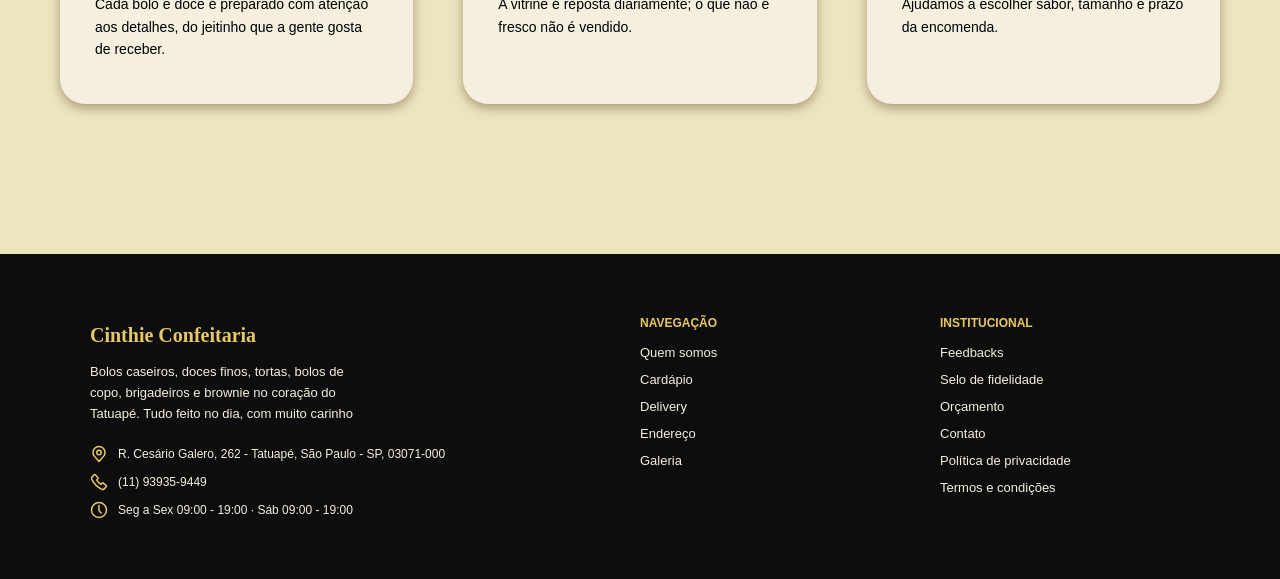
<file: pages/quem-somos.html>
<!DOCTYPE html>
<html lang="pt-BR">
<head>
    <meta charset="UTF-8">
    <meta name="viewport" content="width=device-width, initial-scale=1.0">
    <title>Quem somos</title>
    <link rel="stylesheet" href="../css/style.css">
    <script src="../js/script.js" defer></script>

</head>
<body class="pagina-quem-somos">
    <header>
        <nav>
            <div class="logo">
                <img src="../assets/imagens/Logo.png" alt="Logo Cinthie Confeitaria"> 
            </div>

            <div class="menu">
                <a  href="../index.html">Início</a>
                <a href="quem-somos.html" class="ativo">Quem somos</a>
                <a href="cardapio.html">Cardápio</a>  
                <a href="delivery.html">Delivery</a>
                <a href="feedbacks.html">Feedbacks</a>
                <a href="fidelidade.html">Selo de fidelidade</a>
                <a href="galeria.html">Galeria</a>
                <a href="orcamento.html">Orçamento</a> 
                <a href="contato.html">Contato</a>
            </div>

            <a class="botao-whatsapp" href="https://api.whatsapp.com/message/5Y5LJ5SL3XVCG1?autoload=1&app_absent=0"  target="_blank" rel="noopener noreferrer">Pedir agora</a>
        </nav>

        <div class="linha-divisoria"></div>

        <div class="banner">
            <div class="coluna-texto">
                <div class="texto">
                    <p class="informacao">NOSSA HISTÓRIA</p>
                    <h1>Uma confeitaria de bairro que vira <br>ponto de encontro</h1>
                    <p>A Cinthiê nasceu da vontade de servir o bolo que a gente faria em casa - sem atalhos, <br> sem conservantes e com o forno ligado todos os dias.</p>
                </div>
            </div>
        </div>            
    </header>
<main>
    <section class="sobre">
        <div class="texto-sobre">
        <p>Tudo começou com os bolos feitos em casa, sem grandes planos - só o gosto por cozinhar e a alegria de ver as pessoas gostando. O incentivo de quem experimentava foi dando forma à ideia, até que um amigo sugeriu o nome Cinthiê, e assim nasceu a confeitaria que hoje tem endereço certo na Rua Cesário Galero, no Tatuapé.</p>
        <p>Hoje preparamos bolos, tortas e doces com o mesmo cuidado de sempre - pensados tanto para quem quer celebrar uma data especial quanto para quem só quer aproveitar um docinho bom no meio do dia.</p>
        <p>Nosso compromisso é simples: produtos artesanais, feitos com carinho, e um atendimento que faz a gente lembrar do nome de quem entra pela porta.
        </p>
        </div>
    
        <div class="foto">
            <img src="../assets/imagens/lugar.jpg" alt="Balcão e vitrine da Cinthiê Confeitaria">

            <div class="grade">
                <div class="cards">
                    <h2>5,0</h2>
                    <p>Nota no Google</p>
                </div>
                <div class="cards">
                    <h2>18</h2>
                    <p>Avaliações</p>
                </div>
                <div class="cards">
                    <h2>100%</h2>
                    <p>Produção própria</p>
                </div>
            </div>
        </div>
    </section>
       
    <section class="entrevista-audio">
        <p class="informacao">NA VOZ DE QUEM VIVE ISSO TODO DIA</p>
        <h2>Ouça a proprietária da Cinthiê contar um pouco da nossa história</h2>
        <p>Ela conta, com as próprias palavras, como a confeitaria começou e o que guia o trabalho até hoje.</p>
        <audio preload="metadata" controls src="../assets/audio/audio-entrevista.mp3">
            Seu navegador não suporta o elemento de áudio.
        </audio>
    </section>

    <div class="grade-info">
        <article class="card-info">
            <h3>Feito com carinho</h3>
            <p>Cada bolo e doce é preparado com atenção aos detalhes, do jeitinho que a gente gosta de receber.</p>
        </article>
        <article class="card-info">
            <h3>Feito no dia</h3>
            <p>A vitrine é reposta diariamente; o que não é fresco não é vendido.</p>
        </article>
        <article class="card-info">
            <h3>Atendimento próximo</h3>
            <p>Ajudamos a escolher sabor, tamanho e prazo da encomenda.</p>
        </article>
    </div>
</main>
<footer>
    <div class="informações">

        <div class="marca">
            <h3>Cinthie Confeitaria</h3>

            <p>
                Bolos caseiros, doces finos, tortas, bolos de copo, brigadeiros e brownie no coração do Tatuapé.
                Tudo feito no dia, com muito carinho
            </p>

            <div class="informacao">
                <svg xmlns="http://www.w3.org/2000/svg" width="1em" height="1em" viewBox="0 0 24 24">
                    <path d="M0 0h24v24H0z" fill="none"/>
                    <g fill="none" stroke="currentColor" stroke-linecap="round" stroke-linejoin="round" stroke-width="2">
                        <circle cx="12" cy="10" r="3"/>
                        <path d="M12 2a8 8 0 0 0-8 8c0 1.892.402 3.13 1.5 4.5L12 22l6.5-7.5c1.098-1.37 1.5-2.608 1.5-4.5a8 8 0 0 0-8-8"/>
                    </g>
                </svg>
                <p>R. Cesário Galero, 262 - Tatuapé, São Paulo - SP, 03071-000</p>
            </div>

            <div class="informacao">
                <svg xmlns="http://www.w3.org/2000/svg" width="1em" height="1em" viewBox="0 0 24 24">
                    <path d="M0 0h24v24H0z" fill="none"/>
                    <path fill="none" stroke="currentColor" stroke-linecap="round" stroke-linejoin="round" stroke-width="2"
                        d="M10.554 6.24L7.171 2.335c-.39-.45-1.105-.448-1.558.006L2.831 5.128c-.828.829-1.065 2.06-.586 3.047a29.2 29.2 0 0 0 13.561 13.58c.986.479 2.216.242 3.044-.587l2.808-2.813c.455-.455.456-1.174.002-1.564l-3.92-3.365c-.41-.352-1.047-.306-1.458.106l-1.364 1.366a.46.46 0 0 1-.553.088a14.56 14.56 0 0 1-5.36-5.367a.46.46 0 0 1 .088-.554l1.36-1.361c.412-.414.457-1.054.101-1.465"/>
                </svg>
                <p>(11) 93935-9449</p>
            </div>

            <div class="informacao">
                <svg xmlns="http://www.w3.org/2000/svg" width="1em" height="1em" viewBox="0 0 24 24">
                    <path d="M0 0h24v24H0z" fill="none"/>
                    <g fill="none" stroke="currentColor" stroke-linecap="round" stroke-linejoin="round" stroke-width="2">
                        <circle cx="12" cy="12" r="10"/>
                        <path d="m15 16l-2.414-2.414A2 2 0 0 1 12 12.172V6"/>
                    </g>
                </svg>
                <p>Seg a Sex 09:00 - 19:00 · Sáb 09:00 - 19:00</p>
            </div>

        </div>

        <div class="navegação">
            <h3>NAVEGAÇÃO</h3>

            <a href="quem-somos.html">Quem somos</a>
            <a href="cardapio.html">Cardápio</a>
            <a href="delivery.html">Delivery</a>
            <a href="endereco.html">Endereço</a>
            <a href="galeria.html">Galeria</a>
        </div>

        <div class="institucional">
            <h3>INSTITUCIONAL</h3>

            <a href="feedbacks.html">Feedbacks</a>
            <a href="fidelidade.html">Selo de fidelidade</a>
            <a href="orcamento.html">Orçamento</a>
            <a href="contato.html">Contato</a>
            <a href="politica.html">Política de privacidade</a>
            <a href="termos.html">Termos e condições</a>
        </div>

    </div>
</footer>
</body>
</html>
</file>
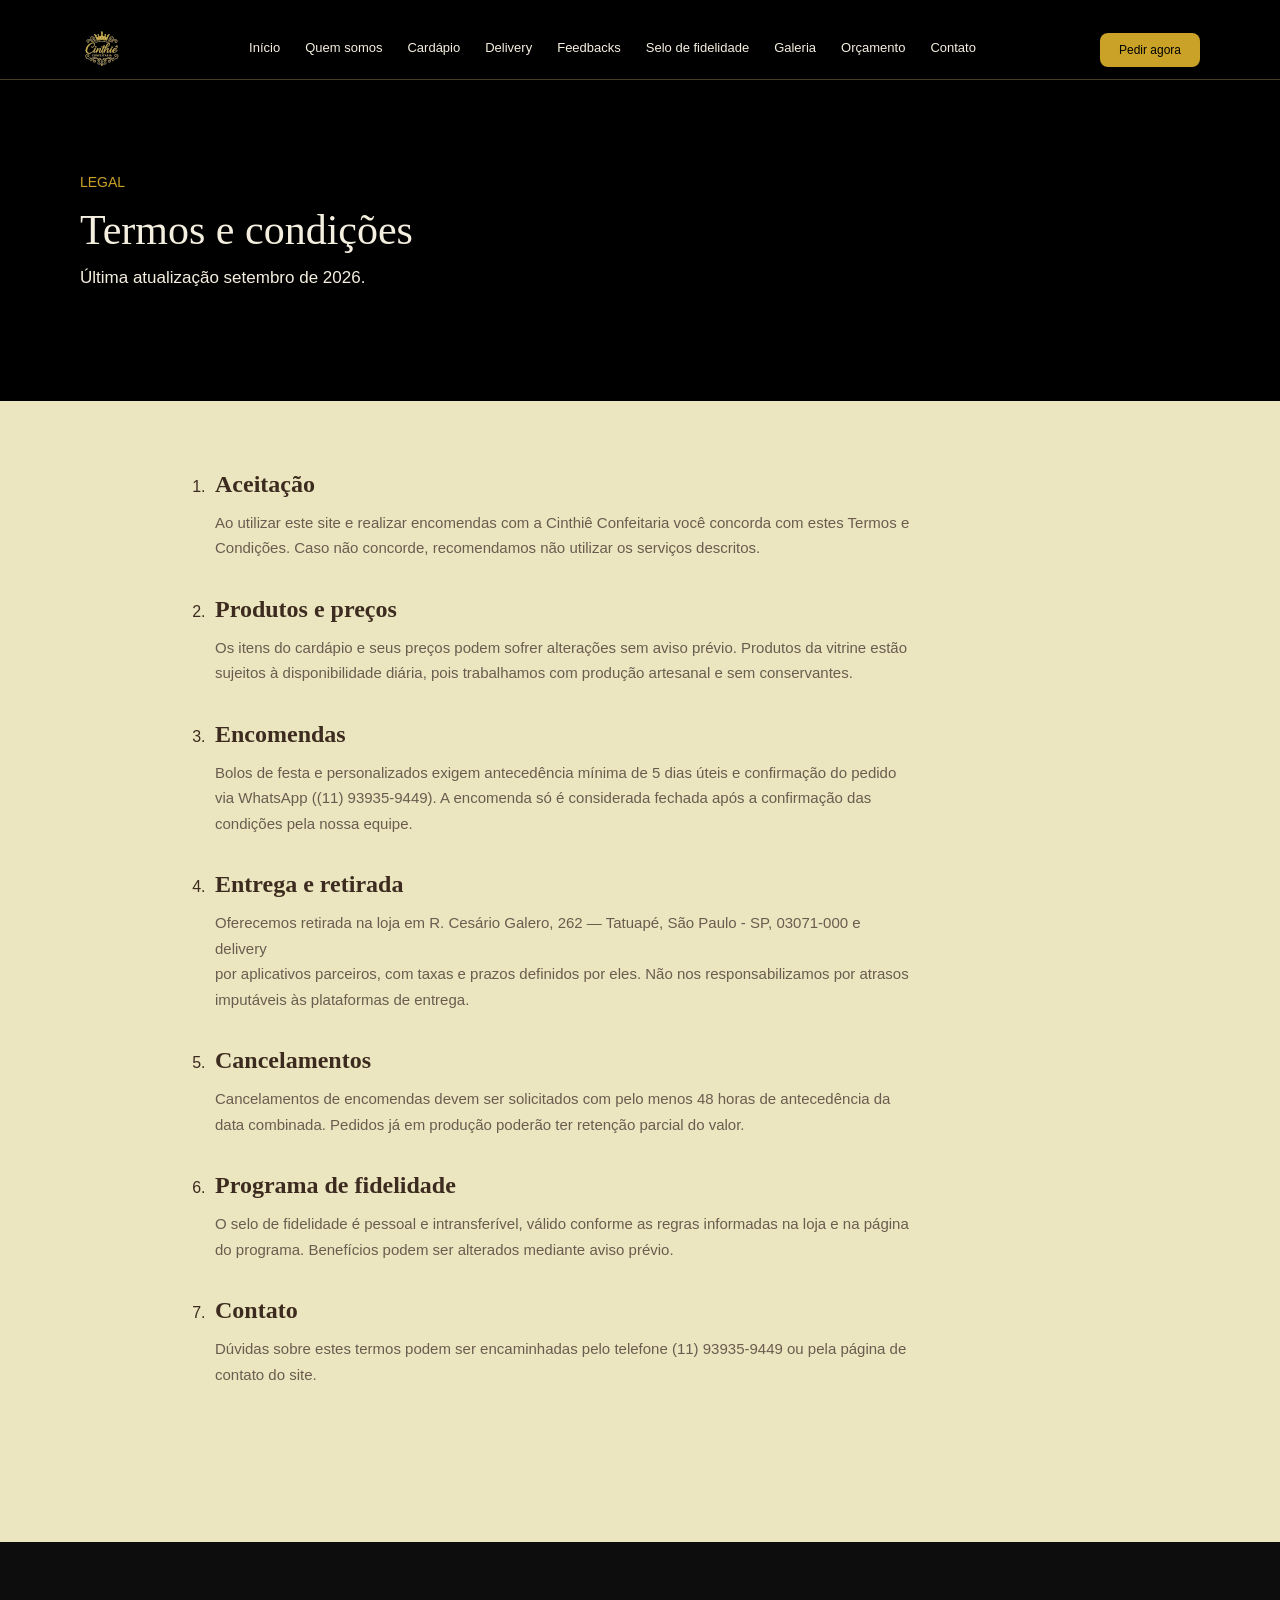
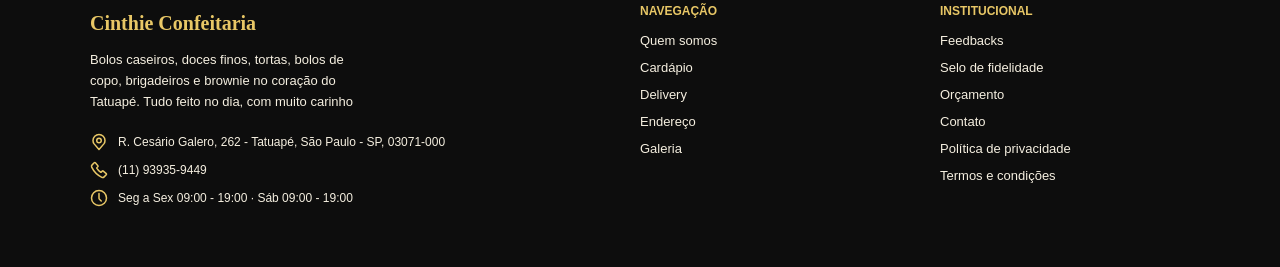
<file: pages/termos.html>
<!DOCTYPE html>
<html lang="pt-BR">
<head>
    <meta charset="UTF-8">
    <meta name="viewport" content="width=device-width, initial-scale=1.0">
    <title> Termos e condições</title>
    <link rel="stylesheet" href="../css/style.css">
    <script src="../js/script.js" defer></script>
</head>
<body>
    <header>
     <nav>
      <div class="logo">
        <img src="../assets/imagens/Logo.png" alt="Logo Cinthie Confeitaria"> 
      </div>

      <div class="menu">
        <a  href="../index.html">Início</a>
        <a  href="quem-somos.html"> Quem somos</a>
        <a  href="cardapio.html">Cardápio</a>  
        <a href="delivery.html">Delivery</a>
        <a href="feedbacks.html">Feedbacks</a>
        <a href="fidelidade.html">Selo de fidelidade</a>
        <a href="galeria.html">Galeria</a>
        <a href="orcamento.html"> Orçamento</a>
        <a href="contato.html">Contato</a>
      </div>
      <a class="botao-whatsapp"
           href="https://api.whatsapp.com/message/5Y5LJ5SL3XVCG1?autoload=1&app_absent=0"
           target="_blank"
           rel="noopener noreferrer">
            Pedir agora
        </a>
    </nav>
     <div class="linha-divisoria"></div>
    <div class="banner">
      <div class="coluna-texto">
        <div class="texto">
            <p class="informacao">LEGAL</p>
            <h1>Termos e condições</h1>
            <p>Última atualização setembro de 2026.</p>
        </div>
      </div>    
    </div>
    </header>
    <main>
    <section class="conteudo-termos" aria-label="Texto dos termos e condições">

            <div class="termo">
                <div class="texto">
                    <ol>
                        <li>
                            <article>
                                <h2>Aceitação</h2>
                                <p class="texto-termo"> Ao utilizar este site e realizar encomendas com a Cinthiê Confeitaria você concorda com estes Termos e 
                                    <br>
                                Condições. Caso não concorde, recomendamos não utilizar os serviços descritos.</p>
                            </article>
                        </li>
                        <li>
                            <article>
                                <h2>Produtos e preços</h2>
                                <p class="texto-termo"> Os itens do cardápio e seus preços podem sofrer alterações sem aviso prévio. Produtos da vitrine estão 
                                    <br>
                                    sujeitos à disponibilidade diária, pois trabalhamos com produção artesanal e sem conservantes.
                                </p>
                            </article>    
                        </li>
                        <li>
                            <article>
                                <h2>Encomendas</h2>
                                <p class="texto-termo"> Bolos de festa e personalizados exigem antecedência mínima de 5 dias úteis e confirmação do pedido 
                                    <br>
                                    via WhatsApp ((11) 93935-9449). A encomenda só é considerada fechada após a confirmação das 
                                    <br>
                                    condições pela nossa equipe.
                                </p>
                            </article>
                        </li>
                        <li>
                            <article>
                                <h2>Entrega e retirada</h2>
                                <p class="texto-termo">Oferecemos retirada na loja em R. Cesário Galero, 262 — Tatuapé, São Paulo - SP, 03071-000 e delivery 
                                    <br>
                                    por aplicativos parceiros, com taxas e prazos definidos por eles. Não nos responsabilizamos por atrasos 
                                    <br>
                                    imputáveis às plataformas de entrega.
                                </p>
                        </article>
                        </li>
                        <li>
                            <article>
                                <h2>Cancelamentos</h2>
                                <p class="texto-termo">Cancelamentos de encomendas devem ser solicitados com pelo menos 48 horas de antecedência da 
                                    <br>
                                    data combinada. Pedidos já em produção poderão ter retenção parcial do valor.
                                </p>
                            </article>
                        </li>
                        <li>
                            <article>
                                <h2>Programa de fidelidade</h2>
                                <p class="texto-termo">O selo de fidelidade é pessoal e intransferível, válido conforme as regras informadas na loja e na página 
                                    <br>
                                    do programa. Benefícios podem ser alterados mediante aviso prévio.
                                </p>
                            </article>
                        </li>
                        <li>
                            <article>
                                <h2>Contato</h2>
                                <p class="texto-termo">Dúvidas sobre estes termos podem ser encaminhadas pelo telefone (11) 93935-9449 ou pela página de 
                                    <br>
                                    contato do site.
                                </p>
                            </article>
                        </li>
                    </ol>
                </div>
            </div>
        </section>
</main>

  <footer>
    <div class="informações">

        <div class="marca">
            <h3>Cinthie Confeitaria</h3>

            <p>
                Bolos caseiros, doces finos, tortas, bolos de copo, brigadeiros e brownie no coração do Tatuapé.
                Tudo feito no dia, com muito carinho
            </p>

            <div class="informacao">
                <svg xmlns="http://www.w3.org/2000/svg" width="1em" height="1em" viewBox="0 0 24 24">
                    <path d="M0 0h24v24H0z" fill="none"/>
                    <g fill="none" stroke="currentColor" stroke-linecap="round" stroke-linejoin="round" stroke-width="2">
                        <circle cx="12" cy="10" r="3"/>
                        <path d="M12 2a8 8 0 0 0-8 8c0 1.892.402 3.13 1.5 4.5L12 22l6.5-7.5c1.098-1.37 1.5-2.608 1.5-4.5a8 8 0 0 0-8-8"/>
                    </g>
                </svg>
                <p>R. Cesário Galero, 262 - Tatuapé, São Paulo - SP, 03071-000</p>
            </div>

            <div class="informacao">
                <svg xmlns="http://www.w3.org/2000/svg" width="1em" height="1em" viewBox="0 0 24 24">
                    <path d="M0 0h24v24H0z" fill="none"/>
                    <path fill="none" stroke="currentColor" stroke-linecap="round" stroke-linejoin="round" stroke-width="2"
                        d="M10.554 6.24L7.171 2.335c-.39-.45-1.105-.448-1.558.006L2.831 5.128c-.828.829-1.065 2.06-.586 3.047a29.2 29.2 0 0 0 13.561 13.58c.986.479 2.216.242 3.044-.587l2.808-2.813c.455-.455.456-1.174.002-1.564l-3.92-3.365c-.41-.352-1.047-.306-1.458.106l-1.364 1.366a.46.46 0 0 1-.553.088a14.56 14.56 0 0 1-5.36-5.367a.46.46 0 0 1 .088-.554l1.36-1.361c.412-.414.457-1.054.101-1.465"/>
                </svg>
                <p>(11) 93935-9449</p>
            </div>

            <div class="informacao">
                <svg xmlns="http://www.w3.org/2000/svg" width="1em" height="1em" viewBox="0 0 24 24">
                    <path d="M0 0h24v24H0z" fill="none"/>
                    <g fill="none" stroke="currentColor" stroke-linecap="round" stroke-linejoin="round" stroke-width="2">
                        <circle cx="12" cy="12" r="10"/>
                        <path d="m15 16l-2.414-2.414A2 2 0 0 1 12 12.172V6"/>
                    </g>
                </svg>
                <p>Seg a Sex 09:00 - 19:00 · Sáb 09:00 - 19:00</p>
            </div>

        </div>

        <div class="navegação">
            <h3>NAVEGAÇÃO</h3>

            <a href="quem-somos.html">Quem somos</a>
            <a href="cardapio.html">Cardápio</a>
            <a href="delivery.html">Delivery</a>
            <a href="endereco.html">Endereço</a>
            <a href="galeria.html">Galeria</a>
        </div>

        <div class="institucional">
            <h3>INSTITUCIONAL</h3>

            <a href="feedbacks.html">Feedbacks</a>
            <a href="fidelidade.html">Selo de fidelidade</a>
            <a href="orcamento.html">Orçamento</a>
            <a href="contato.html">Contato</a>
            <a href="politica.html">Política de privacidade</a>
            <a href="termos.html">Termos e condições</a>
        </div>

    </div>
</footer>
</body>
</html>
</file>
<file: css/style.css>
:root {
    /* Paleta */
    --preto: #000000;
    --preto-suave: #0D0D0D;
    --dourado: #C9A227;
    --dourado-claro: #E8C766;
    --dourado-hover: #B08E1F;
    --dourado-fundo: #f0e0b8;
    --creme: #F5EFE0;
    --fundo: #ebe6c0;
    --marrom: #3D2B1F;
    --marrom-escuro: #241b15;
    --marrom-medio: #6b5c4f;
    --preco: #966545;
    --borda: #D8C9A8;
    --campo: #FFFAF0;
    --erro: #B3402A;

    /* Tipografia */
    --fonte-titulo: Georgia, "Times New Roman", Times, serif;

    /* Sombras */
    --sombra: 0 4px 12px rgb(172, 150, 116);
    --sombra-suave: 0 4px 12px rgba(172, 150, 116, 0.2);

    /* Layout */
    --largura: 1200px;
    --margem-lateral: 40px;
}

/* =========================
   1. BASE
========================= */

* {
    box-sizing: border-box;
}

body {
    font-family: Arial, Helvetica, sans-serif;
    background-color: var(--fundo);
    margin: 0;
}

h2 {
    font-family: var(--fonte-titulo);
    font-weight: normal;
    color: var(--marrom);
}

.card ul,
.valores ul {
    list-style: none;
    margin: 0;
    padding: 0;
}

a:focus-visible {
    outline: 3px solid var(--dourado);
    outline-offset: 3px;
}

/* =========================
   2. CABEÇALHO E NAVEGAÇÃO
========================= */

header {
    background-color: var(--preto);
    color: var(--dourado-claro);
    padding: 30px 0;
}

header nav {
    display: flex;
    align-items: center;
    justify-content: space-between;
    max-width: var(--largura);
    margin: 0 auto;
    padding: 0 var(--margem-lateral) 10px;
}

.logo img {
    display: block;
    max-width: 120px;
}

.menu {
    display: flex;
    gap: 25px;
}

.menu a,
.flutuante-links a {
    color: var(--creme);
    text-decoration: none;
    font-size: 13px;
}

.menu a {
    padding-bottom: 4px;
    background-image: linear-gradient(var(--dourado), var(--dourado));
    background-repeat: no-repeat;
    background-position: 0 100%;
    background-size: 0 2px;
    transition: background-size 0.3s ease, color 0.2s ease;
}

.menu a:hover,
.menu a.ativo,
.flutuante-links a:hover,
.flutuante-links a.ativo {
    color: var(--dourado);
}

.menu a:hover,
.menu a.ativo {
    background-size: 100% 2px;
}

.menu-toggle,
.menu-mobile {
    display: none;
    background: none;
    border: 1px solid var(--dourado);
    border-radius: 8px;
    color: var(--dourado-claro);
    font-size: 20px;
    line-height: 1;
    padding: 8px 12px;
    cursor: pointer;
    transition: background-color 0.3s ease, color 0.3s ease;
}

.menu-toggle:hover,
.menu-mobile:hover {
    background-color: var(--dourado);
    color: var(--preto-suave);
}

.linha-divisoria {
    border-bottom: 1px solid rgba(232, 199, 102, 0.3);
    width: 100%;
}

/* =========================
   3. BANNER
========================= */

.banner {
    display: flex;
    align-items: center;
    justify-content: space-between;
    gap: 100px;
    max-width: var(--largura);
    margin: 0 auto;
    padding: 60px var(--margem-lateral);
}

.coluna-texto {
    width: 100%;
    padding: 20px 0;
}

.texto .localizacao,
.texto .informacao {
    color: var(--dourado);
    font-size: 14px;
    margin-bottom: 15px;
}

.texto h1 {
    color: var(--creme);
    font-family: var(--fonte-titulo);
    font-size: 42px;
    font-weight: lighter;
    line-height: 1.2;
    margin: 0 0 10px;
    white-space: nowrap;
}

.texto h1 + p {
    color: var(--creme);
    font-size: 17px;
    line-height: 1.5;
    margin: 0;
    white-space: nowrap;
}

.avaliacao {
    display: flex;
    align-items: center;
    gap: 8px;
    color: var(--creme);
    margin-bottom: 20px;
}

.estrela {
    color: var(--dourado);
}

.botoes-home {
    display: flex;
    gap: 10px;
    margin-top: 20px;
}

/* =========================
   4. BOTÕES
========================= */

.botao-principal,
.botao-segundario,
.avaliar,
.botao-endereco {
    display: inline-block;
    text-decoration: none;
    border-radius: 8px;
}

.botao-principal,
.botao-segundario {
    padding: 12px 20px;
    font-size: 13px;
}

.botao-principal {
    background-color: var(--dourado);
    color: var(--preto-suave);
}

.botao-segundario {
    border: 1px solid var(--dourado);
    color: var(--dourado-claro);
}

.avaliar,
.botao-endereco {
    padding: 12px 24px;
    font-size: 14px;
    font-weight: bold;
    background-color: var(--dourado);
    color: var(--preto-suave);
    transition: background-color 0.2s ease;
}

.avaliar:hover,
.botao-endereco:hover {
    background-color: var(--dourado-claro);
}

.botao-endereco {
    margin-top: 20px;
}

.botao-whatsapp {
    display: inline-block;
    width: 100px;
    padding: 10px 18px;
    background-color: var(--dourado);
    color: var(--preto);
    text-decoration: none;
    text-align: center;
    font-size: 12px;
    border-radius: 8px;
}

.botaoWhatsapp {
    color: var(--dourado);
    background-color: var(--preto);
    padding: 12px 20px;
    text-decoration: none;
    font-weight: normal;
    margin: 20px 50px 10px;
    border-radius: 15px;
}

/* Botões dos formulários */

.formulario-contato button,
.formulario-orcamento .botao-principal,
.formulario-orcamento .botao-whatsapp-form {
    padding: 14px 28px;
    border: none;
    border-radius: 30px;
    font-family: inherit;
    font-size: 14px;
    font-weight: bold;
    letter-spacing: 0.5px;
    cursor: pointer;
    transition: background-color 0.2s ease;
}

.formulario-contato button,
.formulario-orcamento .botao-principal {
    background-color: var(--dourado);
    color: var(--preto-suave);
}

.formulario-contato button:hover,
.formulario-orcamento .botao-principal:hover {
    background-color: var(--dourado-hover);
}

.formulario-orcamento .botao-whatsapp-form {
    background-color: transparent;
    color: var(--marrom);
    border: 1.5px solid var(--dourado);
}

.formulario-orcamento .botao-whatsapp-form:hover {
    background-color: var(--dourado-fundo);
}

.formulario-contato button:focus-visible,
.formulario-orcamento .botao-principal:focus-visible,
.formulario-orcamento .botao-whatsapp-form:focus-visible {
    outline: 3px solid var(--marrom);
    outline-offset: 3px;
}

/* =========================
   5. COMPONENTES COMPARTILHADOS
========================= */

.categorias,
.cards,
.card-info,
.comentarios,
.novidade-texto,
.foto-galeria {
    background-color: var(--creme);
    box-shadow: var(--sombra);
}

.card,
.info,
.valores,
.mapa,
.cartao-fidelidade,
.formulario-contato,
.informacoes-contato {
    background-color: var(--creme);
    box-shadow: var(--sombra-suave);
}

.categorias .icone,
.info .icone {
    display: block;
    width: 28px;
    height: 28px;
    margin-bottom: 15px;
    color: var(--marrom);
}

.categorias h3,
.info h3 {
    font-family: var(--fonte-titulo);
    font-size: 17px;
    font-weight: normal;
    color: var(--marrom);
    margin: 0 0 10px;
}

.categorias p,
.info p {
    color: var(--marrom-medio);
    font-size: 13px;
    line-height: 1.5;
    margin: 0;
}

.cardapio .subtitulo,
.novidade > p,
.comentarios-google .subtitulo,
.entrevista-audio .informacao {
    color: var(--marrom);
    font-size: 13px;
    font-weight: 600;
    letter-spacing: 1px;
    margin-bottom: 10px;
}

.cardapio .titulo,
.novidade h2,
.imagens h2,
.comentarios-google .titulo {
    color: var(--marrom-escuro);
    font-size: 32px;
    margin-bottom: 40px;
}

.valores-delivery h2,
.fidelidade h2,
.formulario-contato h2,
.informacoes-contato h2 {
    font-size: 28px;
    margin: 0 0 30px;
}

.legenda {
    color: var(--marrom-medio);
    font-size: 12px;
    margin: 0;
}

/* =========================
   6. INÍCIO
========================= */

.info-loja {
    display: flex;
    gap: 25px;
    font-size: 14px;
    color: var(--dourado-claro);
    margin-top: 20px;
}

.info-loja span {
    display: flex;
    align-items: center;
    gap: 6px;
}

.info-loja .status-aberto {
    color: #7fd18b;
}

.info-loja .status-fechado {
    color: #e08a7a;
}

.coluna-imagem {
    position: relative;
    max-width: 500px;
}

.coluna-imagem img {
    display: block;
    width: 100%;
    height: auto;
    border-radius: 16px;
}

.citacao {
    position: absolute;
    bottom: -20px;
    left: 20px;
    max-width: 280px;
    padding: 10px 30px;
    background: var(--creme);
    border-radius: 12px;
    box-shadow: 0 4px 12px rgba(0, 0, 0, 0.3);
    font-style: italic;
    color: var(--marrom);
}

.citacao span {
    display: block;
    margin-top: 8px;
    font-style: normal;
    font-size: 12px;
    color: var(--marrom);
    opacity: 0.7;
}

/* Categorias */

.cardapio {
    max-width: var(--largura);
    margin: 0 auto;
    padding: 80px var(--margem-lateral);
}

.grade {
    display: flex;
    gap: 20px;
    max-width: var(--largura);
    margin: 0 auto;
}

.categorias {
    flex: 1;
    padding: 25px;
    border-radius: 12px;
}

/* Galeria inicial */

.imagens {
    max-width: var(--largura);
    margin: 0 auto;
}

.galeria {
    display: flex;
    gap: 20px;
    max-width: var(--largura);
    margin: 0 auto;
}

.item-galeria {
    flex: 1;
    background-color: #ffffff;
    border-radius: 16px;
    overflow: hidden;
    box-shadow: var(--sombra);
}

.item-galeria img {
    display: block;
    width: 100%;
    height: 300px;
    object-fit: cover;
}

.item-galeria p {
    padding: 5px 20px 20px;
    color: var(--marrom-medio);
    font-size: 13px;
    line-height: 1.5;
}

/* Novidades */

.novidade {
    max-width: var(--largura);
    margin: 0 auto;
    padding: 80px var(--margem-lateral);
}

.novidade-conteudo {
    display: flex;
    align-items: center;
    justify-content: center;
    gap: 50px;
}

.novidade-conteudo video {
    width: 400px;
    height: 500px;
    object-fit: cover;
    border-radius: 16px;
    box-shadow: var(--sombra);
}

.novidade-texto {
    max-width: 350px;
    padding: 30px;
    border-radius: 16px;
}

.novidade-texto p {
    color: var(--marrom-medio);
    font-size: 14px;
    line-height: 1.6;
    margin: 0 0 15px;
}

.novidade-imagem {
    display: flex;
    justify-content: center;
    gap: 30px;
    margin-top: 50px;
}

.card-imagem {
    width: 400px;
    height: 400px;
    padding: 15px;
}

.card-imagem img {
    display: block;
    width: 100%;
    height: 100%;
    object-fit: cover;
    border-radius: 10px;
    box-shadow: var(--sombra);
}

/* Encomenda */

.encomenda {
    display: flex;
    align-items: center;
    justify-content: space-between;
    max-width: var(--largura);
    margin: 50px auto 100px;
    background-color: var(--dourado-claro);
    color: var(--preto-suave);
    font-weight: bold;
    border-radius: 15px;
}

.encomenda-texto {
    margin: 20px 60px 10px;
    padding: 20px 0;
}

.encomenda-texto p {
    font-family: var(--fonte-titulo);
    font-weight: lighter;
    font-size: 25px;
    margin: 0;
}

.encomenda-texto h4 {
    font-size: 12px;
    font-weight: normal;
    margin: 5px 0 0;
}

/* =========================
   7. QUEM SOMOS
========================= */

.sobre {
    display: flex;
    align-items: flex-start;
    gap: 60px;
    max-width: var(--largura);
    margin: 80px auto;
    padding: 0 var(--margem-lateral);
}

.texto-sobre {
    flex: 1;
    padding-top: 10px;
}

.texto-sobre p {
    color: var(--marrom);
    font-size: 15px;
    line-height: 1.5;
    margin-bottom: 20px;
}

.foto {
    flex: 1;
}

.foto img {
    display: block;
    width: 100%;
    border-radius: 25px;
    box-shadow: var(--sombra);
}

.sobre .grade {
    gap: 15px;
    margin-top: 20px;
}

.cards {
    flex: 1;
    padding: 10px;
    border-radius: 12px;
    text-align: center;
}

.cards h2 {
    font-size: 26px;
    margin: 0;
}

.cards p {
    color: var(--preto);
    font-size: 12px;
    margin: 5px 0 0;
}

.entrevista-audio {
    max-width: 1100px;
    margin: 0 auto;
    padding: 60px var(--margem-lateral);
    text-align: center;
}

.entrevista-audio h2 {
    font-size: 30px;
}

.entrevista-audio p {
    color: var(--marrom);
    font-size: 15px;
    line-height: 1.6;
}

.entrevista-audio audio {
    width: 100%;
    max-width: 500px;
    margin-top: 20px;
}

.grade-info {
    display: flex;
    gap: 50px;
    max-width: var(--largura);
    margin: 0 auto;
    padding: 60px 20px 150px;
}

.card-info {
    flex: 1;
    padding: 30px 35px;
    border-radius: 25px;
}

.card-info h3 {
    font-family: var(--fonte-titulo);
    color: var(--marrom);
    font-size: 20px;
    margin: 0 0 12px;
}

.card-info p {
    color: var(--preto);
    font-size: 14px;
    line-height: 1.6;
}

/* =========================
   8. CARDÁPIO
========================= */

.cardapio-tabela {
    max-width: 1100px;
    margin: 60px auto;
    padding: 20px 20px 150px;
}

.cardapio-tabela h2 {
    font-size: 30px;
    font-weight: bold;
    margin: 0 0 30px;
    color: var(--marrom);
}

.conteudo-cardapio {
    display: grid;
    grid-template-columns: repeat(2, minmax(0, 1fr));
    gap: 30px;
    width: 100%;
    align-items: stretch;
}

.card {
    width: 100%;
    min-width: 0;
    padding: 35px 40px;
    border-radius: 20px;
}

.card h3 {
    font-family: var(--fonte-titulo);
    color: var(--marrom);
    font-size: 22px;
    font-weight: bold;
    margin: 0 0 25px;
}

.card li {
    display: flex;
    justify-content: space-between;
    align-items: center;
    gap: 15px;
    padding: 14px 0;
    border-bottom: 1px solid #e0d8c0;
}

.card li:last-child {
    border-bottom: none;
}

.card li span:first-child {
    color: var(--marrom);
    font-size: 14px;
}

.card .preco {
    color: var(--preco);
    font-weight: bold;
    font-size: 14px;
    margin-left: 20px;
    white-space: nowrap;
}

/* Busca do cardápio */

.busca-cardapio {
    grid-column: 1 / -1;
    display: flex;
    flex-direction: column;
    width: 100%;
    margin-bottom: 25px;
}

.busca-cardapio label {
    font-weight: bold;
}

.busca-vazia {
    grid-column: 1 / -1;
    color: var(--marrom-medio);
    font-size: 14px;
    margin: 0;
}

.card li[hidden] {
    display: none;
}

/* =========================
   9. DELIVERY E ORÇAMENTO
========================= */

.delivery {
    padding-top: 70px;
}

.delivery h2 {
    max-width: var(--largura);
    margin: 0 auto 5px;
    padding: 0 20px;
    font-size: 28px;
}

.delivery .grade {
    display: grid;
    grid-template-columns: repeat(4, 1fr);
    gap: 30px;
    margin: 20px auto 60px;
    padding: 20px 20px 40px;
}

#como-funciona .grade {
    grid-template-columns: repeat(3, 1fr);
}

.info {
    padding: 35px 40px;
    border-radius: 20px;
}

.valores-delivery {
    max-width: 1100px;
    margin: 20px auto 60px;
    padding: 20px 20px 90px;
}

.valores-delivery > p {
    color: var(--marrom-medio);
    font-size: 13px;
    line-height: 1.5;
    margin-top: 15px;
}

.valores {
    border-radius: 20px;
    overflow: hidden;
}

.valores li {
    display: grid;
    grid-template-columns: 1fr 1fr 1fr;
    align-items: center;
    padding: 14px 40px;
    color: var(--marrom);
    font-size: 13px;
}

.valores li:not(.cabecalho) {
    border-bottom: 1px solid rgba(61, 43, 31, 0.12);
}

.valores li:last-child {
    border-bottom: none;
}

.valores li.cabecalho {
    background-color: var(--dourado);
    padding: 18px 40px;
}

.valores li.cabecalho span {
    color: var(--marrom);
    font-weight: bold;
}

.valores .valor {
    color: var(--preco);
    font-weight: bold;
    font-size: 14px;
}

.valores .tempo {
    color: var(--marrom-medio);
}

/* =========================
   10. FIDELIDADE
========================= */

.fidelidade {
    max-width: var(--largura);
    margin: 0 auto;
    padding: 80px var(--margem-lateral) 120px;
}

.cartao-fidelidade {
    max-width: 900px;
    margin: 0 auto;
    padding: 20px 20px 10px;
    border-radius: 20px;
}

.cartao-fidelidade .topo {
    display: flex;
    justify-content: space-between;
    align-items: center;
    margin-bottom: 35px;
}

.cartao-fidelidade .topo h3 {
    font-family: var(--fonte-titulo);
    font-size: 22px;
    font-weight: normal;
    color: var(--marrom);
    margin: 0;
}

.contagem {
    color: var(--marrom);
    font-size: 12px;
    font-weight: bold;
    letter-spacing: 1px;
}

.fidelidade .grade {
    display: grid;
    grid-template-columns: repeat(5, 1fr);
    gap: 25px;
    max-width: 800px;
    margin: 0 auto 35px;
}

.selo,
.selo-ok {
    display: flex;
    align-items: center;
    justify-content: center;
    aspect-ratio: 1 / 1;
    border-radius: 50%;
    font-size: 30px;
    color: var(--dourado);
    cursor: pointer;
    transition: transform 0.15s ease;
}

.selo {
    border: 2px dashed var(--marrom-medio);
}

.selo-ok {
    border: 2px dashed var(--dourado);
    background-color: var(--dourado-fundo);
}

.selo:hover,
.selo-ok:hover {
    transform: scale(1.05);
}

.selo:focus-visible,
.selo-ok:focus-visible {
    outline: 3px solid var(--marrom);
    outline-offset: 3px;
}

.mensagem-fidelidade {
    color: var(--marrom);
    font-size: 14px;
    font-weight: bold;
    margin: 0 0 10px;
}

.mensagem-fidelidade:empty {
    display: none;
}

/* =========================
   11. GALERIA
========================= */

.galeria-pagina {
    max-width: var(--largura);
    margin: 0 auto;
    padding: 80px var(--margem-lateral) 120px;
}

.galeria-pagina h2 {
    font-size: 32px;
    margin: 0 0 10px;
}

.grade-galeria {
    display: grid;
    grid-template-columns: repeat(3, 1fr);
    gap: 25px;
}

.grade-galeria h3 {
    grid-column: 1 / -1;
    font-family: var(--fonte-titulo);
    font-size: 18px;
    font-weight: normal;
    color: var(--marrom);
    margin: 0 0 5px;
}

.foto-galeria {
    border-radius: 16px;
    overflow: hidden;
}

.foto-galeria img {
    display: block;
    width: 100%;
    height: 280px;
    object-fit: cover;
    cursor: zoom-in;
}

.lightbox {
    position: fixed;
    inset: 0;
    z-index: 1000;
    display: flex;
    flex-direction: column;
    align-items: center;
    justify-content: center;
    gap: 12px;
    padding: 20px;
    background-color: rgba(0, 0, 0, 0.88);
}

.lightbox[hidden] {
    display: none;
}

.lightbox img {
    max-width: 100%;
    max-height: 80vh;
    border-radius: 12px;
}

.lightbox p {
    color: var(--creme);
    font-size: 14px;
    margin: 0;
    text-align: center;
}

.lightbox-fechar {
    position: absolute;
    top: 20px;
    right: 20px;
    width: 44px;
    height: 44px;
    background-color: var(--dourado);
    border: none;
    border-radius: 50%;
    color: var(--preto-suave);
    font-size: 18px;
    cursor: pointer;
}

body.lightbox-aberto {
    overflow: hidden;
}

/* =========================
   12. FEEDBACKS
========================= */

/* ---------- Base compartilhada (só o visual do card) ---------- */

.comentarios {
    display: flex;
    flex-direction: column;
    min-width: 0;
    padding: 30px;
    border: 1px solid var(--borda);
    border-radius: 16px;
}

.comentarios h3 {
    color: var(--marrom);
    font-size: 16px;
}

.comentarios .estrela {
    display: block;
    color: var(--dourado);
    font-size: 20px;
    letter-spacing: 3px;
    margin-bottom: 15px;
}

.comentarios p {
    color: var(--marrom);
    font-size: 15px;
    line-height: 1.7;
    margin: 0;
}

/* ---------- Página inicial ---------- */

.comentarios-google {
    max-width: var(--largura);
    margin: 0 auto;
    padding: 80px var(--margem-lateral) 120px;
}

.comentarios-google .subtitulo,
.comentarios-google .titulo {
    text-align: center;
}

.grade-google {
    display: grid;
    grid-template-columns: repeat(3, minmax(0, 1fr));
    gap: 30px;
    align-items: stretch;
}

/* Na home o nome fica no final do card */

.grade-google .comentarios h3 {
    margin: auto 0 0;
}

.grade-google .comentarios p {
    margin-bottom: 20px;
}

/* ---------- Página de feedbacks ---------- */

.pagina-feedbacks .comentarios-google {
    display: grid;
    grid-template-columns: repeat(3, minmax(0, 1fr));
    gap: 30px;
    align-items: stretch;
}

.pagina-feedbacks .comentarios-google > h2,
.pagina-feedbacks .site-comentarios {
    grid-column: 1 / -1;
}

.pagina-feedbacks .comentarios-google > h2 {
    font-size: 28px;
    margin: 0;
}

.pagina-feedbacks .site-comentarios {
    margin-top: 10px;
    text-align: center;
}

/* Na página de feedbacks o nome fica no topo */

.pagina-feedbacks .comentarios h3 {
    margin: 0 0 6px;
}

.pagina-feedbacks .comentarios .descricao {
    color: var(--marrom-medio);
    font-size: 12px;
    margin: 0 0 12px;
}

/* ---------- Tablet ---------- */

@media (max-width: 900px) {
    .grade-google,
    .pagina-feedbacks .comentarios-google {
        grid-template-columns: repeat(2, minmax(0, 1fr));
    }
}

/* ---------- Celular ---------- */

@media (max-width: 600px) {
    .comentarios-google {
        padding: 50px 20px 80px;
    }

    .grade-google,
    .pagina-feedbacks .comentarios-google {
        grid-template-columns: 1fr;
        gap: 20px;
    }

    .comentarios {
        padding: 22px;
    }
}

/* =========================
   13. FORMULÁRIOS
========================= */

/* Rótulos */

.formulario-contato label,
.formulario-orcamento .campo > label,
.formulario-orcamento .opcoes-grupo legend,
.busca-cardapio label {
    display: block;
    padding: 0;
    margin: 0;
    color: var(--marrom);
    font-family: Arial, Helvetica, sans-serif;
    font-size: 14px;
}

/* Campos */

.formulario-contato input,
.formulario-contato select,
.formulario-contato textarea,
.formulario-orcamento input:not([type="radio"]),
.formulario-orcamento select,
.formulario-orcamento textarea,
.busca-cardapio input {
    display: block;
    width: 100%;
    margin-top: 8px;
    padding: 12px 14px;
    background-color: var(--campo);
    border: 1px solid var(--borda);
    border-radius: 12px;
    color: var(--marrom);
    font-family: inherit;
    font-size: 14px;
    transition: border-color 0.2s ease, box-shadow 0.2s ease;
}

.formulario-contato textarea,
.formulario-orcamento textarea {
    resize: vertical;
    min-height: 120px;
}

.formulario-contato ::placeholder,
.formulario-orcamento ::placeholder {
    color: var(--marrom-medio);
    opacity: 0.7;
}

.formulario-contato input:focus,
.formulario-contato select:focus,
.formulario-contato textarea:focus,
.formulario-orcamento input:focus,
.formulario-orcamento select:focus,
.formulario-orcamento textarea:focus,
.busca-cardapio input:focus {
    outline: none;
    border-color: var(--dourado);
    box-shadow: 0 0 0 3px rgba(201, 162, 39, 0.25);
}

.formulario-contato input:user-invalid,
.formulario-contato select:user-invalid,
.formulario-contato textarea:user-invalid,
.formulario-orcamento input:user-invalid,
.formulario-orcamento select:user-invalid,
.formulario-orcamento textarea:user-invalid {
    border-color: var(--erro);
    box-shadow: 0 0 0 3px rgba(179, 64, 42, 0.15);
}

/* =========================
   CONTATO
========================= */

.conteudo-contato {
    display: grid;
    grid-template-columns: 1.4fr 1fr;
    gap: 30px;
    align-items: start;
    width: 100%;
    max-width: var(--largura);
    margin: 0 auto;
    padding: 80px var(--margem-lateral) 120px;
}

.conteudo-contato .formulario-contato,
.conteudo-contato .informacoes-contato {
    width: 100%;
    min-width: 0;
    padding: 30px;
    border-radius: 20px;
}

.conteudo-contato .campo {
    margin-bottom: 20px;
}

.conteudo-contato .campo:last-child {
    margin-bottom: 0;
}

.item-contato:not(:last-child) {
    margin-bottom: 25px;
}

.item-contato h3 {
    color: var(--marrom);
    font-size: 14px;
    font-weight: bold;
    margin: 0 0 10px;
}

.item-contato p {
    display: flex;
    align-items: flex-start;
    gap: 10px;
    margin: 0;
    color: var(--marrom);
    font-size: 14px;
    line-height: 1.6;
    overflow-wrap: anywhere;
}

.item-contato p svg {
    display: block;
    width: 20px;
    height: 20px;
    flex-shrink: 0;
    color: var(--marrom);
}

/* Orçamento */

#formulario .cartao-fidelidade {
    padding: 35px 40px 25px;
}

#formulario .cartao-fidelidade .topo {
    margin-bottom: 25px;
    flex-wrap: wrap;
    gap: 8px;
}

#formulario .cartao-fidelidade > .legenda {
    margin-top: 22px;
    text-align: center;
}

.obrigatorio-legenda {
    color: var(--marrom-medio);
    font-size: 12px;
}

.obrigatorio-legenda span,
.formulario-orcamento .obrigatorio {
    color: var(--erro);
    font-weight: bold;
}

.formulario-orcamento fieldset {
    border: none;
    margin: 0;
    padding: 0;
    min-width: 0;
}

.formulario-orcamento .grupo {
    padding: 0 0 25px;
    margin-bottom: 25px;
    border-bottom: 1px dashed var(--borda);
}

.formulario-orcamento .grupo legend {
    display: flex;
    align-items: center;
    gap: 10px;
    padding: 0;
    margin-bottom: 18px;
    color: var(--marrom);
    font-family: var(--fonte-titulo);
    font-size: 18px;
}

.formulario-orcamento .numero {
    display: inline-flex;
    align-items: center;
    justify-content: center;
    width: 26px;
    height: 26px;
    border-radius: 50%;
    background-color: var(--dourado);
    color: var(--preto-suave);
    font-family: Arial, Helvetica, sans-serif;
    font-size: 13px;
    font-weight: bold;
}

.formulario-orcamento .linha {
    display: grid;
    grid-template-columns: 1fr 1fr;
    gap: 20px;
    margin-bottom: 20px;
}

.formulario-orcamento .linha:last-child {
    margin-bottom: 0;
}

.formulario-orcamento .campo {
    min-width: 0;
}

.formulario-orcamento .dica,
.formulario-orcamento .contador {
    display: block;
    margin-top: 6px;
    color: var(--marrom-medio);
    font-size: 12px;
    line-height: 1.4;
}

.formulario-orcamento .contador {
    text-align: right;
}

.formulario-orcamento .contador.limite {
    color: var(--erro);
    font-weight: bold;
}

/* Retirada e delivery */

.formulario-orcamento .opcoes {
    display: flex;
    gap: 10px;
    margin-top: 8px;
}

.formulario-orcamento .opcao {
    flex: 1;
    position: relative;
    cursor: pointer;
}

.formulario-orcamento .opcao input {
    position: absolute;
    top: 0;
    left: 0;
    width: 100%;
    height: 100%;
    margin: 0;
    opacity: 0;
    cursor: pointer;
}

.formulario-orcamento .opcao span {
    display: block;
    padding: 12px 14px;
    text-align: center;
    background-color: var(--campo);
    border: 1px solid var(--borda);
    border-radius: 12px;
    color: var(--marrom);
    font-size: 14px;
    transition: background-color 0.2s ease, border-color 0.2s ease;
}

.formulario-orcamento .opcao:hover span {
    border-color: var(--dourado);
}

.formulario-orcamento .opcao input:checked + span {
    background-color: var(--dourado-fundo);
    border-color: var(--dourado);
    font-weight: bold;
}

.formulario-orcamento .opcao input:focus-visible + span {
    outline: 3px solid var(--marrom);
    outline-offset: 2px;
}

.formulario-orcamento .acoes-formulario {
    display: flex;
    flex-wrap: wrap;
    gap: 12px;
    margin-top: 5px;
}

.status-formulario {
    margin: 18px 0 0;
    padding: 12px 16px;
    background-color: var(--dourado-fundo);
    border-left: 4px solid var(--dourado);
    border-radius: 8px;
    color: var(--marrom);
    font-size: 13px;
    line-height: 1.5;
}

/* =========================
   14. ENDEREÇO
========================= */

.pagina-endereco {
    background-color: var(--creme);
}

.pagina-endereco .banner {
    padding: 50px var(--margem-lateral);
    gap: 0;
}

.pagina-endereco .texto h1,
.pagina-endereco .texto h1 + p {
    white-space: normal;
}

.endereco-grade {
    display: grid;
    grid-template-columns: 2fr 1fr;
    align-items: start;
    gap: 32px;
    max-width: var(--largura);
    margin: 0 auto;
    padding: 40px 20px 100px;
}

.endereco-grade > h2 {
    grid-column: 1 / -1;
    font-size: 30px;
    margin: 0 0 5px;
}

.endereco-grade .mapa {
    min-width: 0;
    overflow: hidden;
    border-radius: 20px;
}

.endereco-grade .mapa iframe {
    display: block;
    width: 100%;
    height: 450px;
    border: 0;
}

.endereco-grade .grade {
    flex-direction: column;
    gap: 16px;
    min-width: 0;
    margin: 0;
    max-width: none;
}

.endereco-grade .categorias {
    display: grid;
    grid-template-columns: 28px 1fr;
    column-gap: 12px;
    align-items: start;
    min-width: 0;
    padding: 24px;
    background-color: #FFFCF7;
    border: 1px solid #E5D8BE;
    border-radius: 20px;
    box-shadow: var(--sombra-suave);
}

.endereco-grade .categorias svg {
    grid-column: 1;
    grid-row: 1 / span 2;
    width: 22px;
    height: 22px;
    color: var(--dourado);
}

.endereco-grade .categorias h3 {
    grid-column: 2;
    font-family: Arial, Helvetica, sans-serif;
    font-size: 14px;
    font-weight: bold;
    margin: 0 0 8px;
}

.endereco-grade .categorias p {
    grid-column: 2;
    line-height: 1.6;
    overflow-wrap: anywhere;
}

/* =========================
   15. TERMOS E POLÍTICA
========================= */

.termo {
    max-width: 1000px;
    margin: 0 auto;
    padding: 70px var(--margem-lateral) 120px;
}

.termo ol {
    margin: 0;
    padding-left: 30px;
}

.termo li {
    color: var(--marrom);
    padding-left: 5px;
    margin-bottom: 35px;
}

.termo h2 {
    font-size: 24px;
    font-weight: bold;
    margin: 0 0 12px;
}

.termo .texto-termo {
    max-width: 700px;
    color: var(--marrom-medio);
    font-size: 15px;
    line-height: 1.7;
    margin: 0;
}

/* =========================
   16. RODAPÉ
========================= */

footer {
    background-color: var(--preto-suave);
    color: var(--creme);
    padding: 50px 60px;
}

.informações {
    display: grid;
    grid-template-columns: 2fr 1fr 1fr;
    gap: 50px;
    max-width: 1100px;
    margin: auto;
}

.informações h3 {
    color: var(--dourado-claro);
    font-size: 12px;
    margin-bottom: 15px;
}

.marca h3 {
    font-family: var(--fonte-titulo);
    font-size: 20px;
}

.marca > p {
    font-size: 13px;
    line-height: 1.6;
    max-width: 280px;
    margin-bottom: 20px;
}

.marca .informacao {
    display: flex;
    align-items: center;
    gap: 10px;
    margin-bottom: 10px;
}

.marca .informacao svg {
    flex-shrink: 0;
    width: 18px;
    height: 18px;
    color: var(--dourado-claro);
}

.marca .informacao p {
    margin: 0;
    font-size: 12px;
    line-height: 1.5;
}

.navegação a,
.institucional a {
    display: block;
    color: var(--creme);
    text-decoration: none;
    font-size: 13px;
    margin-bottom: 12px;
}

.navegação a:hover,
.institucional a:hover {
    color: var(--dourado-claro);
}

/* =========================
   17. EFEITOS E JAVASCRIPT
========================= */

/* Barra de progresso */

.barra-progresso {
    position: fixed;
    top: 0;
    left: 0;
    width: 0;
    height: 4px;
    z-index: 1100;
    background-color: var(--dourado);
}

/* Menu flutuante */

.barra-flutuante {
    position: fixed;
    top: 0;
    left: 0;
    right: 0;
    z-index: 900;
    display: flex;
    align-items: center;
    justify-content: space-between;
    gap: 20px;
    padding: 10px var(--margem-lateral);
    background-color: var(--preto-suave);
    border-bottom: 1px solid rgba(232, 199, 102, 0.3);
    box-shadow: 0 4px 12px rgba(0, 0, 0, 0.35);
    transform: translateY(-100%);
    visibility: hidden;
    transition: transform 0.3s ease, visibility 0.3s ease;
}

.barra-flutuante.visivel {
    transform: translateY(0);
    visibility: visible;
}

.flutuante-logo img {
    display: block;
    max-width: 60px;
    height: auto;
}

.flutuante-links {
    display: flex;
    gap: 22px;
}

.barra-flutuante .botao-whatsapp {
    padding: 8px 14px;
}

/* Voltar ao topo */

.voltar-topo {
    position: fixed;
    right: 24px;
    bottom: 24px;
    z-index: 800;
    width: 46px;
    height: 46px;
    border: none;
    border-radius: 50%;
    background-color: var(--dourado);
    color: var(--preto-suave);
    font-size: 22px;
    line-height: 1;
    cursor: pointer;
    box-shadow: 0 4px 12px rgba(0, 0, 0, 0.3);
    opacity: 0;
    visibility: hidden;
    transform: translateY(10px);
    transition: opacity 0.3s ease, transform 0.3s ease, visibility 0.3s ease, background-color 0.2s ease;
}

.voltar-topo.visivel {
    opacity: 1;
    visibility: visible;
    transform: translateY(0);
}

.voltar-topo:hover {
    background-color: var(--dourado-claro);
}

.voltar-topo:focus-visible {
    outline: 3px solid var(--marrom);
    outline-offset: 3px;
}

/* Transição entre páginas */

@keyframes pagina-entrar {
    from {
        opacity: 0;
    }

    to {
        opacity: 1;
    }
}

body.pagina-entrando {
    animation: pagina-entrar 0.45s ease;
}

body.saindo {
    opacity: 0;
    transition: opacity 0.25s ease;
}

/* Animação dos cartões */

.card,
.categorias,
.info,
.card-info,
.comentarios,
.item-galeria,
.foto-galeria {
    transition: transform 0.2s ease;
}

.card:hover,
.categorias:hover,
.info:hover,
.card-info:hover,
.comentarios:hover,
.item-galeria:hover,
.foto-galeria:hover {
    transform: translateY(-4px);
}

/* Aparecer ao rolar */

.reveal,
.revelar {
    opacity: 0;
    transform: translateY(24px);
    transition: opacity 0.6s ease, transform 0.6s ease;
}

.reveal.visivel,
.revelar.visivel {
    opacity: 1;
    transform: translateY(0);
}

/* Acessibilidade */

@media (prefers-reduced-motion: reduce) {
    .reveal,
    .revelar,
    .voltar-topo,
    .barra-flutuante,
    .card,
    .categorias,
    .info,
    .card-info,
    .comentarios,
    .item-galeria,
    .foto-galeria {
        transition: none;
    }

    body.pagina-entrando {
        animation: none;
    }
}

/* =========================
   18. RESPONSIVIDADE
========================= */

@media (max-width: 1000px) {
    .texto h1,
    .texto h1 + p {
        white-space: normal;
    }
}

@media (max-width: 900px) {

    /* Menu */

    header nav {
        flex-wrap: wrap;
        gap: 15px;
        padding-left: 20px;
        padding-right: 20px;
    }

    .logo {
        order: 1;
        margin-right: auto;
    }

    header nav > .botao-whatsapp {
        order: 2;
    }

    .menu-toggle,
    .menu-mobile {
        display: block;
        order: 3;
    }

    .menu {
        display: none;
        order: 4;
        width: 100%;
        flex-direction: column;
        gap: 14px;
        padding-top: 10px;
    }

    .menu.aberto {
        display: flex;
    }

    .menu a {
        font-size: 15px;
    }

    .barra-flutuante {
        padding: 10px 20px;
    }

    .flutuante-links {
        display: none;
    }

    /* Banner */

    .banner {
        flex-direction: column;
        align-items: stretch;
        gap: 30px;
        padding: 40px 20px;
    }

    .coluna-imagem {
        max-width: none;
    }

    /* Delivery */

    .delivery .grade {
        grid-template-columns: repeat(2, 1fr);
    }
}

/* Tablet */

@media (max-width: 800px) {

    /* Contato */

    .conteudo-contato {
        grid-template-columns: 1fr;
        max-width: 600px;
        gap: 24px;
        padding: 40px 20px 80px;
    }

    .conteudo-contato .formulario-contato,
    .conteudo-contato .informacoes-contato {
        padding: 24px;
    }

    /* Orçamento */

    #como-funciona .grade {
        grid-template-columns: 1fr;
        gap: 20px;
        padding-bottom: 20px;
    }

    #formulario .cartao-fidelidade {
        padding: 25px 20px 20px;
    }

    /* Endereço */

    .pagina-endereco .banner {
        padding: 35px 20px;
    }

    .pagina-endereco .texto h1 {
        font-size: 32px;
    }

    .endereco-grade {
        grid-template-columns: 1fr;
        gap: 24px;
        padding: 30px 20px 70px;
    }

    .endereco-grade .mapa iframe {
        height: 350px;
    }

    .endereco-grade .grade {
        display: grid;
        grid-template-columns: repeat(2, minmax(0, 1fr));
        gap: 14px;
    }

    .endereco-grade .categorias {
        padding: 20px;
    }

    /* Categorias da página inicial */

    .cardapio {
        padding: 50px 20px;
    }

    .cardapio .grade {
        flex-wrap: wrap;
    }

    .cardapio .categorias {
        flex: 1 1 calc(50% - 10px);
    }

    /* Cardápio */

    .cardapio-tabela {
        padding: 40px 20px 80px;
    }

    .conteudo-cardapio {
        grid-template-columns: repeat(2, minmax(0, 1fr));
        gap: 20px;
    }

    .card {
        padding: 25px 20px;
    }

    /* Galeria */

    .galeria {
        flex-direction: column;
    }

    /* Novidades */

    .novidade {
        padding: 50px 20px;
    }

    .novidade-conteudo,
    .novidade-imagem {
        flex-direction: column;
    }

    .novidade-imagem {
        align-items: center;
    }

    .novidade-conteudo video {
        width: 100%;
        height: auto;
    }

    .novidade-texto {
        max-width: none;
    }

    .card-imagem {
        width: 100%;
        max-width: 400px;
        height: 300px;
    }

    /* Encomenda */

    .encomenda {
        flex-direction: column;
        align-items: flex-start;
        margin: 30px 20px 60px;
    }

    .encomenda-texto {
        margin: 20px 20px 0;
    }

    .botaoWhatsapp {
        margin: 10px 20px 20px;
    }

    /* Quem somos */

    .sobre {
        flex-direction: column;
        gap: 30px;
        margin: 40px auto;
        padding: 0 20px;
    }

    .grade-info {
        flex-direction: column;
        gap: 20px;
        padding: 40px 20px 80px;
    }

    .entrevista-audio {
        padding: 40px 20px;
    }

    /* Fidelidade */

    .fidelidade {
        padding: 50px 20px 80px;
    }

    /* Galeria */

    .galeria-pagina {
        padding: 50px 20px 80px;
    }

    .grade-galeria {
        grid-template-columns: repeat(2, 1fr);
    }

    /* Tabela de valores */

    .valores li,
    .valores li.cabecalho {
        padding-left: 20px;
        padding-right: 20px;
    }

    /* Política */

    .termo {
        padding: 40px 20px 80px;
    }

    /* Rodapé */

    footer {
        padding: 40px 20px;
    }

    .informações {
        grid-template-columns: 1fr;
        gap: 30px;
    }

    .voltar-topo {
        right: 16px;
        bottom: 16px;
    }
}

/* Celular */

@media (max-width: 600px) {

    /* Cardápio */

    .conteudo-cardapio {
        grid-template-columns: 1fr;
    }

    .cardapio-tabela {
        padding: 30px 15px 60px;
    }

    .card {
        padding: 25px 20px;
    }

    /* Orçamento */

    .formulario-orcamento .linha {
        grid-template-columns: 1fr;
    }

    .formulario-orcamento .acoes-formulario {
        flex-direction: column;
    }

    .formulario-orcamento .botao-principal,
    .formulario-orcamento .botao-whatsapp-form {
        width: 100%;
    }

    /* Banner */

    .texto h1 {
        font-size: 32px;
    }

    .info-loja {
        flex-wrap: wrap;
        gap: 10px 25px;
    }

    /* Delivery */

    .delivery .grade {
        grid-template-columns: 1fr;
    }

    /* Fidelidade */

    .fidelidade .grade {
        gap: 12px;
    }
}

/* Celulares pequenos */

@media (max-width: 480px) {

    .pagina-endereco .texto h1 {
        font-size: 28px;
    }

    .endereco-grade {
        padding: 25px 14px 50px;
    }

    .endereco-grade .mapa iframe {
        height: 300px;
    }

    .endereco-grade .grade {
        grid-template-columns: 1fr;
    }

    .cardapio .categorias {
        flex-basis: 100%;
    }

    .grade-galeria {
        grid-template-columns: 1fr;
    }

    .card li {
        gap: 8px;
    }

    .card .preco {
        margin-left: 8px;
    }
}

/* Telas muito pequenas */

@media (max-width: 400px) {

    .conteudo-contato {
        padding: 30px 14px 60px;
    }

    .conteudo-contato .formulario-contato,
    .conteudo-contato .informacoes-contato {
        padding: 18px;
    }
}
</file>
